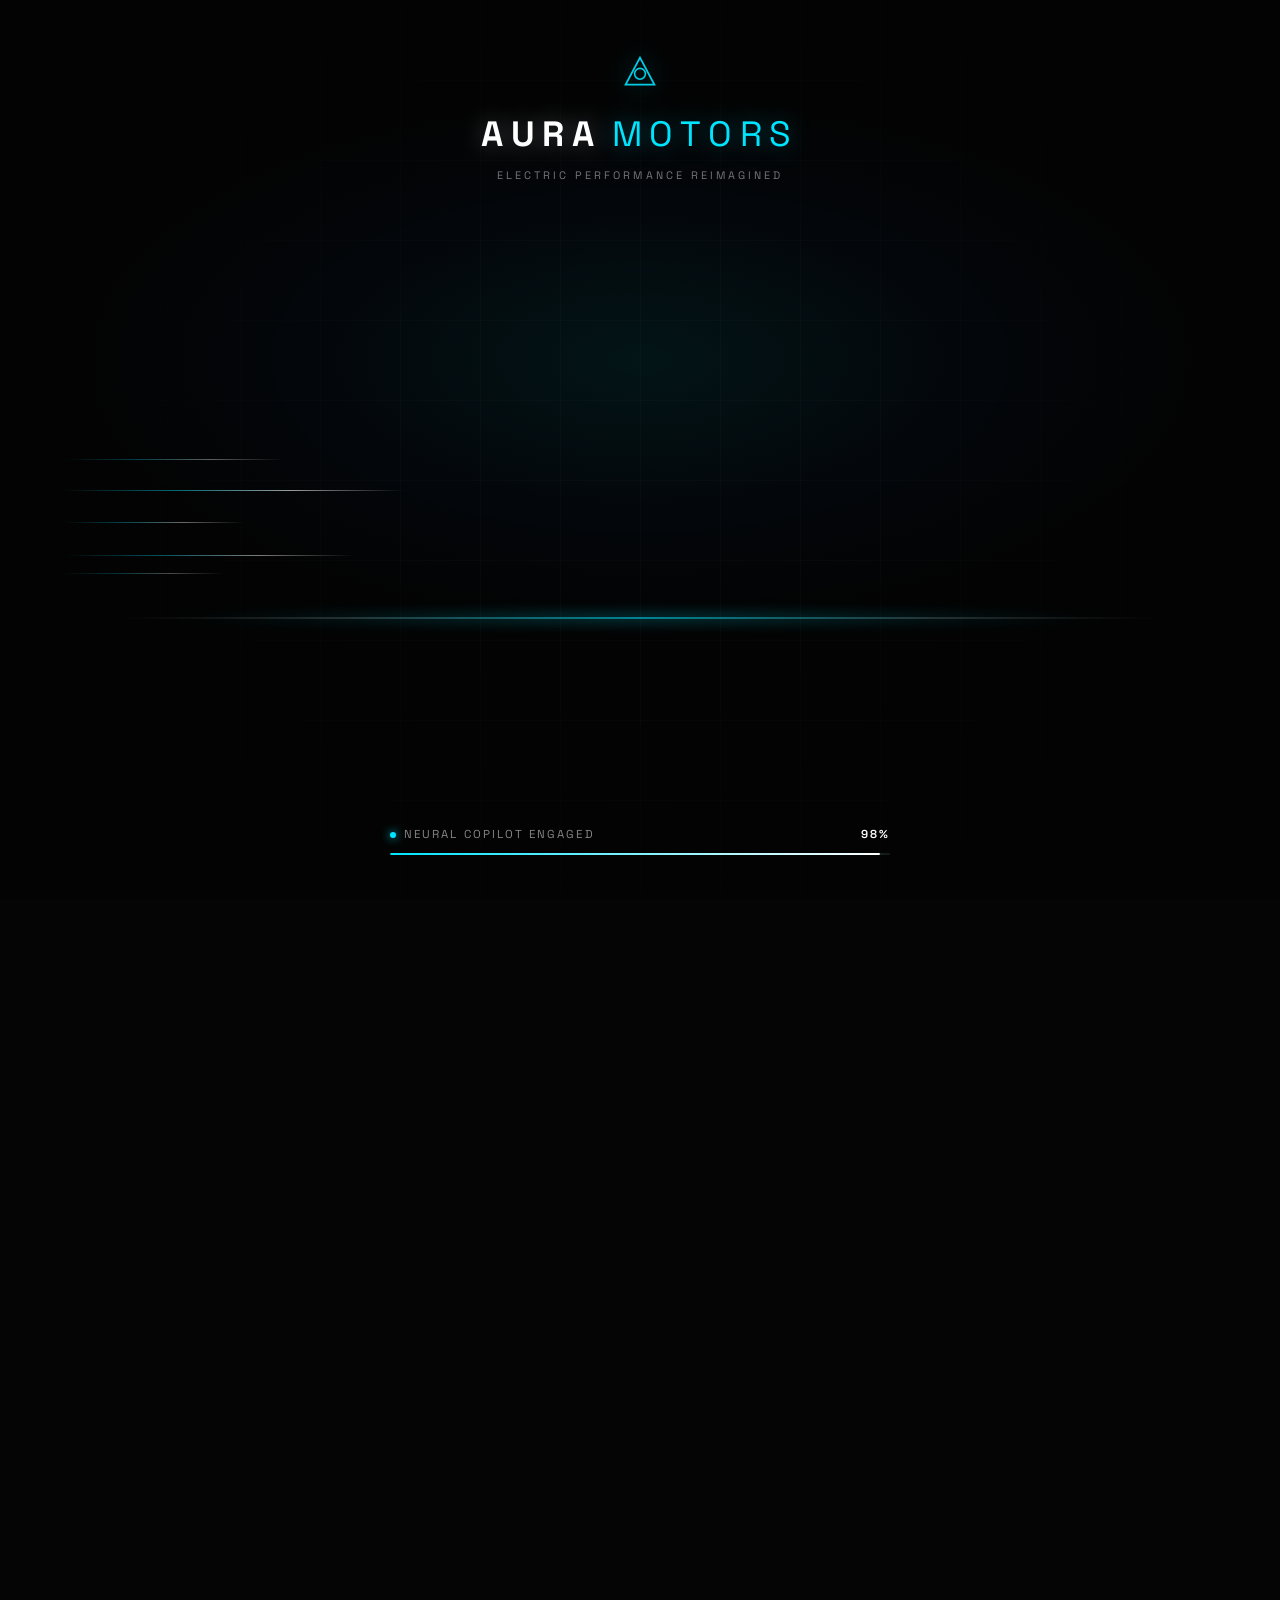
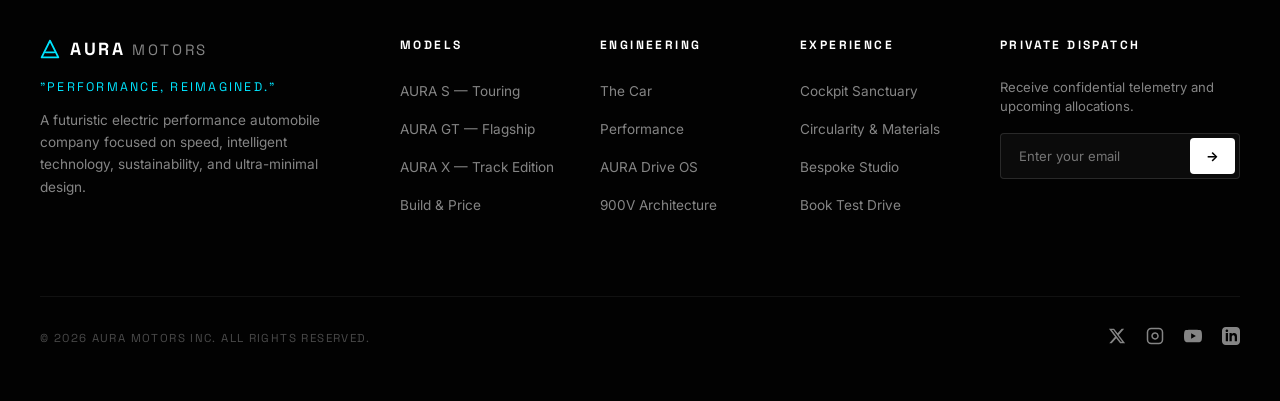
<file: index.html>
<!DOCTYPE html>
<html lang="en">
<head>
  <meta charset="UTF-8">
  <meta name="viewport" content="width=device-width, initial-scale=1.0">
  <title>AURA MOTORS | Performance, Reimagined.</title>
  <meta name="description" content="AURA MOTORS — An electric performance machine engineered for the next generation. 0–100 km/h in 2.8s, 620 km range, 800 horsepower.">
  <meta name="theme-color" content="#050505">

  <!-- Open Graph -->
  <meta property="og:title" content="AURA MOTORS | Performance, Reimagined.">
  <meta property="og:description" content="An electric performance machine engineered for the next generation.">
  <meta property="og:image" content="assets/hero.jpg">
  <meta property="og:type" content="website">

  <!-- Google Fonts: Inter & Space Grotesk -->
  <link rel="preconnect" href="https://fonts.googleapis.com">
  <link rel="preconnect" href="https://fonts.gstatic.com" crossorigin>
  <link href="https://fonts.googleapis.com/css2?family=Inter:wght@300;400;500;600;700&family=Space+Grotesk:wght@400;500;600;700&display=swap" rel="stylesheet">

  <!-- Stylesheet -->
  <link rel="stylesheet" href="style.css">
</head>
<body class="loading">

  <!-- ==============================================
       CINEMATIC PREMIER EV LOADER (AURA STARTUP)
       ============================================== -->
  <div id="pageLoader" class="page-loader" aria-hidden="true" role="status">
    <!-- Ambient Stage Lighting -->
    <div class="loader-ambient-glow" aria-hidden="true"></div>
    <div class="loader-grid-lines" aria-hidden="true"></div>

    <!-- Center Brand Reveal -->
    <div class="loader-brand-container">
      <div class="loader-brand-mark">
        <svg class="loader-emblem" viewBox="0 0 40 40" fill="none" aria-hidden="true">
          <polygon points="20,4 36,34 4,34" stroke="currentColor" stroke-width="2" fill="none"/>
          <circle cx="20" cy="22" r="6" stroke="#00E5FF" stroke-width="1.8"/>
        </svg>
      </div>
      <div class="loader-brand-title">
        <span class="loader-word-aura">AURA</span>
        <span class="loader-word-motors">MOTORS</span>
      </div>
      <div class="loader-tagline">ELECTRIC PERFORMANCE REIMAGINED</div>
    </div>

    <!-- Speed Horizon & Motion Trails Stage -->
    <div class="loader-motion-stage">
      <div class="loader-speed-lines" aria-hidden="true">
        <span class="speed-line line-1"></span>
        <span class="speed-line line-2"></span>
        <span class="speed-line line-3"></span>
        <span class="speed-line line-4"></span>
        <span class="speed-line line-5"></span>
      </div>

      <!-- Moving EV Rig -->
      <div class="loader-car-rig" id="loaderCarRig">
        <!-- Forward Headlight Beams -->
        <div class="car-headlight-beam" aria-hidden="true"></div>
        <div class="car-underglow" aria-hidden="true"></div>
        <!-- High-Velocity Light Streak / Tail Trail -->
        <div class="car-light-trail" aria-hidden="true"></div>
        <!-- Flipped car image so it drives forward from left to right -->
        <div class="loader-car-frame">
          <img src="assets/profile.jpg" alt="AURA GT Electric Hypercar Profile" class="loader-car-img" fetchpriority="high" width="1376" height="768">
        </div>
      </div>

      <!-- Road Perspective Horizon -->
      <div class="loader-road" aria-hidden="true">
        <div class="road-glow"></div>
      </div>
    </div>

    <!-- Telemetry Status & Percentage -->
    <div class="loader-telemetry">
      <div class="loader-status-group">
        <span><span class="telemetry-dot"></span><span class="loader-status-text" id="loaderStatusText">INITIALIZING SYSTEMS</span></span>
        <span class="loader-percent" id="loaderPercent">00%</span>
      </div>
      <div class="loader-progress-track">
        <div class="loader-progress-bar" id="loaderProgressBar"></div>
      </div>
    </div>
  </div>

  <!-- Custom Cursor Elements (Desktop only) -->
  <div class="cursor-dot" id="cursorDot" aria-hidden="true"></div>
  <div class="cursor-ring" id="cursorRing" aria-hidden="true"></div>

  <!-- Ambient Sound Control Bar -->
  <aside class="audio-control-bar" aria-label="Audio controller">
    <button class="sound-toggle-btn" id="soundToggle" aria-label="Toggle synthetic electric drive sound" title="Toggle Electric Propulsion Audio">
      <span class="sound-bars" aria-hidden="true">
        <span class="bar"></span>
        <span class="bar"></span>
        <span class="bar"></span>
      </span>
      <span class="sound-text">SOUND: OFF</span>
    </button>
  </aside>

  <!-- Navigation Bar -->
  <header class="navbar" id="navbar">
    <div class="nav-container">
      <a href="index.html" class="nav-logo" aria-label="AURA MOTORS Homepage">
        <span class="logo-mark" aria-hidden="true">
          <svg width="22" height="22" viewBox="0 0 24 24" fill="none" stroke="currentColor" stroke-width="2.2" stroke-linecap="round" stroke-linejoin="round">
            <path d="M12 2L2 22h20L12 2z"></path>
            <path d="M7 16h10"></path>
          </svg>
        </span>
        <span class="logo-text">AURA <span>MOTORS</span></span>
      </a>

      <!-- Desktop Nav Links -->
      <nav class="nav-links" aria-label="Primary Navigation">
        <a href="models.html" class="nav-link">Models</a>
        <a href="the-car.html" class="nav-link">The Car</a>
        <a href="performance.html" class="nav-link">Performance</a>
        <a href="technology.html" class="nav-link">Technology</a>
        <a href="interior.html" class="nav-link">Interior</a>
        <a href="sustainability.html" class="nav-link">Sustainability</a>
        <a href="contact.html" class="nav-link">Experience</a>
      </nav>

      <!-- Nav CTA -->
      <div class="nav-actions">
        <a href="configurator.html" class="btn btn-nav">
          <span class="btn-arrow" aria-hidden="true">→</span>
          <span class="btn-text">Configure</span>
        </a>
        <button class="hamburger-btn" id="hamburgerBtn" aria-label="Toggle Navigation Menu" aria-expanded="false" aria-controls="mobileDrawer">
          <span class="hamburger-line"></span>
          <span class="hamburger-line"></span>
        </button>
      </div>
    </div>
  </header>

  <!-- Mobile Drawer Menu -->
  <div class="mobile-drawer" id="mobileDrawer" aria-hidden="true">
    <div class="drawer-inner">
      <nav class="drawer-nav">
        <a href="index.html" class="drawer-link active">Overview</a>
        <a href="models.html" class="drawer-link">Models</a>
        <a href="the-car.html" class="drawer-link">The Car</a>
        <a href="performance.html" class="drawer-link">Performance</a>
        <a href="technology.html" class="drawer-link">Technology</a>
        <a href="interior.html" class="drawer-link">Interior</a>
        <a href="sustainability.html" class="drawer-link">Sustainability</a>
        <a href="contact.html" class="drawer-link">Experience</a>
        <a href="configurator.html" class="drawer-link">Configurator</a>
      </nav>
      <div class="drawer-footer">
        <a href="configurator.html" class="btn btn-primary btn-block drawer-cta">
          <span class="btn-arrow" aria-hidden="true">→</span>
          <span class="btn-text">Configure Your Aura</span>
        </a>
        <div class="drawer-meta">
          <span>0–100 KM/H in 2.8 SEC</span>
          <span>AURA MOTORS © 2026</span>
        </div>
      </div>
    </div>
  </div>

  <main id="mainContent" class="page-transition">

    <!-- ==============================================
         01: HERO SECTION
         ============================================== -->
    <section class="hero-section" id="hero" aria-label="Aura Hero Introduction">
      <div class="hero-bg-container">
        <img src="assets/hero.jpg" alt="AURA 01 Futuristic Electric Hypercar Front View" class="hero-bg-img" id="heroBgImg" fetchpriority="high" width="1920" height="1080">
        <div class="hero-overlay"></div>
        <div class="hero-grid-lines" aria-hidden="true"></div>
      </div>

      <div class="hero-content">
        <div class="hero-micro-label animate-fade-in">
          <span class="label-badge">AURA / 01</span>
          <span class="label-divider"></span>
          <span class="label-sub">ALL-ELECTRIC GRAND TOURER</span>
        </div>

        <h1 class="hero-heading animate-slide-up">
          PERFORMANCE,<br>
          <span class="gradient-text">REIMAGINED.</span>
        </h1>

        <p class="hero-subtext animate-slide-up-delay">
          An electric performance machine engineered for the next generation.
        </p>

        <div class="hero-buttons animate-slide-up-delay-2">
          <a href="the-car.html" class="btn btn-secondary">
            <span class="btn-arrow" aria-hidden="true">→</span>
            <span class="btn-text">Explore The Car</span>
          </a>
          <a href="configurator.html" class="btn btn-primary">
            <span class="btn-arrow" aria-hidden="true">→</span>
            <span class="btn-text">Configure Yours</span>
          </a>
        </div>
      </div>

      <!-- Hero Statistics Bar -->
      <div class="hero-stats-wrapper">
        <div class="hero-stats">
          <div class="hero-stat-item">
            <span class="stat-label">0—100 KM/H</span>
            <div class="stat-value-group">
              <span class="stat-number">2.8</span>
              <span class="stat-unit">SEC</span>
            </div>
            <span class="stat-footnote">Launch Control Active</span>
          </div>

          <div class="stat-separator" aria-hidden="true"></div>

          <div class="hero-stat-item">
            <span class="stat-label">RANGE (WLTP)</span>
            <div class="stat-value-group">
              <span class="stat-number">620</span>
              <span class="stat-unit">KM</span>
            </div>
            <span class="stat-footnote">900V Ultra-Efficiency</span>
          </div>

          <div class="stat-separator" aria-hidden="true"></div>

          <div class="hero-stat-item">
            <span class="stat-label">PEAK POWER</span>
            <div class="stat-value-group">
              <span class="stat-number">800</span>
              <span class="stat-unit">HP</span>
            </div>
            <span class="stat-footnote">Dual Permanent Magnet</span>
          </div>
        </div>

        <a href="#featured-models" class="scroll-indicator" aria-label="Scroll to preview sections">
          <span class="scroll-text">SCROLL TO EXPLORE</span>
          <span class="scroll-arrow" aria-hidden="true">↓</span>
        </a>
      </div>
    </section>

    <!-- ==============================================
         PREVIEW 01: FEATURED MODELS
         ============================================== -->
    <section class="section preview-section" id="featured-models" aria-label="Models Preview">
      <div class="section-container">
        <div class="preview-grid">
          <div class="preview-media reveal-on-scroll">
            <img src="assets/profile.jpg" alt="AURA GT Flagship Electric Sedan Profile" loading="lazy" decoding="async" width="1024" height="683">
          </div>
          <div class="preview-content reveal-on-scroll">
            <div class="section-badge">MODEL LINEUP</div>
            <h2 class="section-title">
              THREE EXPRESSIONS<br>OF MASTERY.
            </h2>
            <p class="section-description">
              From the ultra-efficient endurance of AURA S, to the 800 HP flagship AURA GT, to the 1,050 HP track weapon AURA X.
            </p>
            <div class="preview-stats-mini">
              <div class="p-stat">
                <span class="p-val">3</span>
                <span class="p-lbl">MODELS</span>
              </div>
              <div class="p-stat">
                <span class="p-val">1050 HP</span>
                <span class="p-lbl">MAX VELOCITY</span>
              </div>
              <div class="p-stat">
                <span class="p-val">2.1 SEC</span>
                <span class="p-lbl">FASTEST SPRINT</span>
              </div>
            </div>
            <div class="preview-actions">
              <a href="models.html" class="btn btn-secondary">
                <span class="btn-arrow" aria-hidden="true">→</span>
                <span class="btn-text">Explore All Models</span>
              </a>
            </div>
          </div>
        </div>
      </div>
    </section>

    <!-- ==============================================
         PREVIEW 02: THE CAR / DESIGN
         ============================================== -->
    <section class="section preview-section" id="car-preview" aria-label="The Car Preview">
      <div class="section-container">
        <div class="preview-grid">
          <div class="preview-content reveal-on-scroll">
            <div class="section-badge">AERODYNAMICS & DESIGN</div>
            <h2 class="section-title">
              DESIGNED TO<br>MOVE YOU.
            </h2>
            <p class="section-description">
              Sculpted with aerodynamic mastery and 0.208 Cd slipstream contours. Inspect dynamic torque vectoring, active intake shutters, and lightweight carbon composites.
            </p>
            <div class="preview-stats-mini">
              <div class="p-stat">
                <span class="p-val">0.208</span>
                <span class="p-lbl">DRAG COEFFICIENT</span>
              </div>
              <div class="p-stat">
                <span class="p-val">100%</span>
                <span class="p-lbl">CARBON MONOCOQUE</span>
              </div>
            </div>
            <div class="preview-actions">
              <a href="the-car.html" class="btn btn-secondary">
                <span class="btn-arrow" aria-hidden="true">→</span>
                <span class="btn-text">Inspect The Car</span>
              </a>
            </div>
          </div>
          <div class="preview-media reveal-on-scroll">
            <img src="assets/profile_silver.jpg" alt="AURA Titanium Silver Technical Architecture" loading="lazy" decoding="async" width="1024" height="683">
          </div>
        </div>
      </div>
    </section>

    <!-- ==============================================
         PREVIEW 03: PERFORMANCE PREVIEW
         ============================================== -->
    <section class="section preview-section" id="performance-preview" aria-label="Performance Preview">
      <div class="section-container">
        <div class="preview-grid">
          <div class="preview-media reveal-on-scroll">
            <img src="assets/cta.jpg" alt="AURA Performance Launch at Midnight" loading="lazy" decoding="async" width="1024" height="683">
          </div>
          <div class="preview-content reveal-on-scroll">
            <div class="section-badge">BENCHMARKS & SPEED</div>
            <h2 class="section-title">
              NUMBERS<br>THAT SPEAK.
            </h2>
            <p class="section-description">
              Relentless linear thrust. Experience live launch telemetry with real-time longitudinal G-force calculations, instant dual-motor torque split, and 0–100 km/h simulation.
            </p>
            <div class="preview-stats-mini">
              <div class="p-stat">
                <span class="p-val">800 HP</span>
                <span class="p-lbl">PEAK POWER</span>
              </div>
              <div class="p-stat">
                <span class="p-val">2.8 S</span>
                <span class="p-lbl">0—100 KM/H</span>
              </div>
              <div class="p-stat">
                <span class="p-val">620 KM</span>
                <span class="p-lbl">WLTP RANGE</span>
              </div>
            </div>
            <div class="preview-actions">
              <a href="performance.html" class="btn btn-secondary">
                <span class="btn-arrow" aria-hidden="true">→</span>
                <span class="btn-text">Explore Performance</span>
              </a>
            </div>
          </div>
        </div>
      </div>
    </section>

    <!-- ==============================================
         PREVIEW 04: TECHNOLOGY PREVIEW
         ============================================== -->
    <section class="section preview-section" id="technology-preview" aria-label="Technology Preview">
      <div class="section-container">
        <div class="preview-grid">
          <div class="preview-content reveal-on-scroll">
            <div class="section-badge">INTELLIGENCE & ARCHITECTURE</div>
            <h2 class="section-title">
              INTELLIGENCE,<br>BUILT IN.
            </h2>
            <p class="section-description">
              Explore our bento-grid technology suite: 750 TOPS neural copilot, 1,000 Hz adaptive magnetic suspension, 300-meter all-weather LiDAR vision, and 900V ultra-fast charging.
            </p>
            <div class="preview-stats-mini">
              <div class="p-stat">
                <span class="p-val">900V</span>
                <span class="p-lbl">ARCHITECTURE</span>
              </div>
              <div class="p-stat">
                <span class="p-val">18 MIN</span>
                <span class="p-lbl">10→80% RECHARGE</span>
              </div>
            </div>
            <div class="preview-actions">
              <a href="technology.html" class="btn btn-secondary">
                <span class="btn-arrow" aria-hidden="true">→</span>
                <span class="btn-text">Explore Technology</span>
              </a>
            </div>
          </div>
          <div class="preview-media reveal-on-scroll">
            <img src="assets/chassis.jpg" alt="AURA 110 kWh Skateboard Chassis Architecture" loading="lazy" decoding="async" width="1024" height="683">
          </div>
        </div>
      </div>
    </section>

    <!-- ==============================================
         PREVIEW 05: INTERIOR PREVIEW
         ============================================== -->
    <section class="section preview-section" id="interior-preview" aria-label="Interior Preview">
      <div class="section-container">
        <div class="preview-grid">
          <div class="preview-media reveal-on-scroll">
            <img src="assets/interior.jpg" alt="AURA Cockpit Panoramic OLED Horizon" loading="lazy" decoding="async" width="1024" height="683">
          </div>
          <div class="preview-content reveal-on-scroll">
            <div class="section-badge">CABIN SANCTUARY</div>
            <h2 class="section-title">
              EVERYTHING<br>WITHIN REACH.
            </h2>
            <p class="section-description">
              A serene digital sanctuary. Continuous 48-inch curved 5K OLED horizon cluster, minimal touch surfaces, bespoke spatial acoustics, and tactile vegan luxury.
            </p>
            <div class="preview-stats-mini">
              <div class="p-stat">
                <span class="p-val">48"</span>
                <span class="p-lbl">CURVED 5K OLED</span>
              </div>
              <div class="p-stat">
                <span class="p-val">24</span>
                <span class="p-lbl">SPATIAL SPEAKERS</span>
              </div>
            </div>
            <div class="preview-actions">
              <a href="interior.html" class="btn btn-secondary">
                <span class="btn-arrow" aria-hidden="true">→</span>
                <span class="btn-text">Explore Interior</span>
              </a>
            </div>
          </div>
        </div>
      </div>
    </section>

    <!-- ==============================================
         PREVIEW 06: SUSTAINABILITY PREVIEW
         ============================================== -->
    <section class="section preview-section" id="sustainability-preview" aria-label="Sustainability Preview">
      <div class="section-container">
        <div class="preview-grid">
          <div class="preview-content reveal-on-scroll">
            <div class="section-badge">CIRCULAR ENGINEERING</div>
            <h2 class="section-title">
              THE FUTURE<br>SHOULD LEAVE<br>LESS BEHIND.
            </h2>
            <p class="section-description">
              100% electric propulsion with zero tailpipe emissions, 82% recycled closed-loop aluminum, and biodegradable bio-composite cabin surfaces.
            </p>
            <div class="preview-stats-mini">
              <div class="p-stat">
                <span class="p-val">100%</span>
                <span class="p-lbl">ELECTRIC</span>
              </div>
              <div class="p-stat">
                <span class="p-val">ZERO</span>
                <span class="p-lbl">EMISSIONS</span>
              </div>
            </div>
            <div class="preview-actions">
              <a href="sustainability.html" class="btn btn-secondary">
                <span class="btn-arrow" aria-hidden="true">→</span>
                <span class="btn-text">Explore Sustainability</span>
              </a>
            </div>
          </div>
          <div class="preview-media reveal-on-scroll">
            <img src="assets/sustainability.jpg" alt="Sustainable Recycled Flax and Brushed Titanium" loading="lazy" decoding="async" width="1024" height="683">
          </div>
        </div>
      </div>
    </section>

    <!-- ==============================================
         FINAL CTA
         ============================================== -->
    <section class="final-cta-section" id="cta" aria-label="Get Started">
      <div class="cta-bg-container">
        <img src="assets/cta.jpg" alt="AURA Hypercar Accelerating into Midnight" class="cta-bg-img" loading="lazy" decoding="async" width="1920" height="1080">
        <div class="cta-overlay"></div>
      </div>

      <div class="cta-content reveal-on-scroll">
        <div class="cta-micro-tag">THE NEXT GENERATION OF SPEED</div>
        <h2 class="cta-heading">
          READY TO<br>
          <span class="gradient-text">MOVE DIFFERENTLY?</span>
        </h2>
        <p class="cta-subtext">
          Configure your bespoke AURA GT or schedule a confidential test drive at your nearest flagship studio.
        </p>
        <div class="cta-actions">
          <a href="configurator.html" class="btn btn-primary btn-lg">
            <span class="btn-arrow" aria-hidden="true">→</span>
            <span class="btn-text">Configure Your AURA</span>
          </a>
          <a href="contact.html" class="btn btn-secondary btn-lg">
            <span class="btn-arrow" aria-hidden="true">→</span>
            <span class="btn-text">Reserve Test Drive</span>
          </a>
        </div>
      </div>
    </section>

  </main>

  <!-- ==============================================
       FOOTER
       ============================================== -->
  <footer class="site-footer" id="footer">
    <div class="footer-container">
      <div class="footer-top">
        <div class="footer-brand-col">
          <a href="index.html" class="footer-logo">
            <span class="logo-mark" aria-hidden="true">
              <svg width="20" height="20" viewBox="0 0 24 24" fill="none" stroke="currentColor" stroke-width="2.2" stroke-linecap="round" stroke-linejoin="round">
                <path d="M12 2L2 22h20L12 2z"></path>
                <path d="M7 16h10"></path>
              </svg>
            </span>
            <span class="logo-text">AURA <span>MOTORS</span></span>
          </a>
          <p class="footer-tagline">"PERFORMANCE, REIMAGINED."</p>
          <p class="footer-desc">
            A futuristic electric performance automobile company focused on speed, intelligent technology, sustainability, and ultra-minimal design.
          </p>
        </div>

        <div class="footer-links-col">
          <span class="footer-heading">MODELS</span>
          <ul>
            <li><a href="models.html">AURA S — Touring</a></li>
            <li><a href="models.html">AURA GT — Flagship</a></li>
            <li><a href="models.html">AURA X — Track Edition</a></li>
            <li><a href="configurator.html">Build & Price</a></li>
          </ul>
        </div>

        <div class="footer-links-col">
          <span class="footer-heading">ENGINEERING</span>
          <ul>
            <li><a href="the-car.html">The Car</a></li>
            <li><a href="performance.html">Performance</a></li>
            <li><a href="technology.html">AURA Drive OS</a></li>
            <li><a href="technology.html">900V Architecture</a></li>
          </ul>
        </div>

        <div class="footer-links-col">
          <span class="footer-heading">EXPERIENCE</span>
          <ul>
            <li><a href="interior.html">Cockpit Sanctuary</a></li>
            <li><a href="sustainability.html">Circularity & Materials</a></li>
            <li><a href="configurator.html">Bespoke Studio</a></li>
            <li><a href="contact.html">Book Test Drive</a></li>
          </ul>
        </div>

        <div class="footer-newsletter-col">
          <span class="footer-heading">PRIVATE DISPATCH</span>
          <p class="newsletter-sub">Receive confidential telemetry and upcoming allocations.</p>
          <form class="newsletter-form" id="newsletterForm" onsubmit="return false;">
            <div class="input-wrap">
              <input type="email" id="newsletterEmail" placeholder="Enter your email" required aria-label="Email address for dispatch">
              <button type="submit" class="btn-input-arrow" aria-label="Submit newsletter subscription">→</button>
            </div>
            <div class="newsletter-feedback" id="newsletterMsg" role="status"></div>
          </form>
        </div>
      </div>

      <div class="footer-bottom">
        <div class="footer-copy">
          © 2026 AURA MOTORS INC. ALL RIGHTS RESERVED.
        </div>
        <div class="footer-socials">
          <a href="#" aria-label="Aura on X / Twitter" class="social-icon">
            <svg width="18" height="18" viewBox="0 0 24 24" fill="currentColor">
              <path d="M18.244 2.25h3.308l-7.227 8.26 8.502 11.24H16.17l-5.214-6.817L4.99 21.75H1.68l7.73-8.835L1.254 2.25H8.08l4.713 6.231zm-1.161 17.52h1.833L7.084 4.126H5.117z"/>
            </svg>
          </a>
          <a href="#" aria-label="Aura on Instagram" class="social-icon">
            <svg width="18" height="18" viewBox="0 0 24 24" fill="none" stroke="currentColor" stroke-width="2">
              <rect x="2" y="2" width="20" height="20" rx="5" ry="5"></rect>
              <path d="M16 11.37A4 4 0 1 1 12.63 8 4 4 0 0 1 16 11.37z"></path>
              <line x1="17.5" y1="6.5" x2="17.51" y2="6.5"></line>
            </svg>
          </a>
          <a href="#" aria-label="Aura on YouTube" class="social-icon">
            <svg width="18" height="18" viewBox="0 0 24 24" fill="currentColor">
              <path d="M23.498 6.186a3.016 3.016 0 0 0-2.122-2.136C19.505 3.545 12 3.545 12 3.545s-7.505 0-9.377.505A3.017 3.017 0 0 0 .502 6.186C0 8.07 0 12 0 12s0 3.93.502 5.814a3.016 3.016 0 0 0 2.122 2.136c1.871.505 9.376.505 9.376.505s7.505 0 9.377-.505a3.015 3.015 0 0 0 2.122-2.136C24 15.93 24 12 24 12s0-3.93-.502-5.814zM9.545 15.568V8.432L15.818 12l-6.273 3.568z"/>
            </svg>
          </a>
          <a href="#" aria-label="Aura on LinkedIn" class="social-icon">
            <svg width="18" height="18" viewBox="0 0 24 24" fill="currentColor">
              <path d="M19 0h-14c-2.761 0-5 2.239-5 5v14c0 2.761 2.239 5 5 5h14c2.762 0 5-2.239 5-5v-14c0-2.761-2.238-5-5-5zm-11 19h-3v-11h3v11zm-1.5-12.268c-.966 0-1.75-.79-1.75-1.764s.784-1.764 1.75-1.764 1.75.79 1.75 1.764-.783 1.764-1.75 1.764zm13.5 12.268h-3v-5.604c0-3.368-4-3.113-4 0v5.604h-3v-11h3v1.765c1.396-2.586 7-2.777 7 2.476v6.759z"/>
            </svg>
          </a>
        </div>
      </div>
    </div>
  </footer>

  <!-- Back to Top Button -->
  <button class="back-to-top" id="backToTop" aria-label="Scroll back to top" title="Back to top">
    <span aria-hidden="true">↑</span>
  </button>

  <!-- JavaScript -->
  <script src="assets/lenis.min.js"></script>
  <script src="script.js"></script>
</body>
</html>
</file>
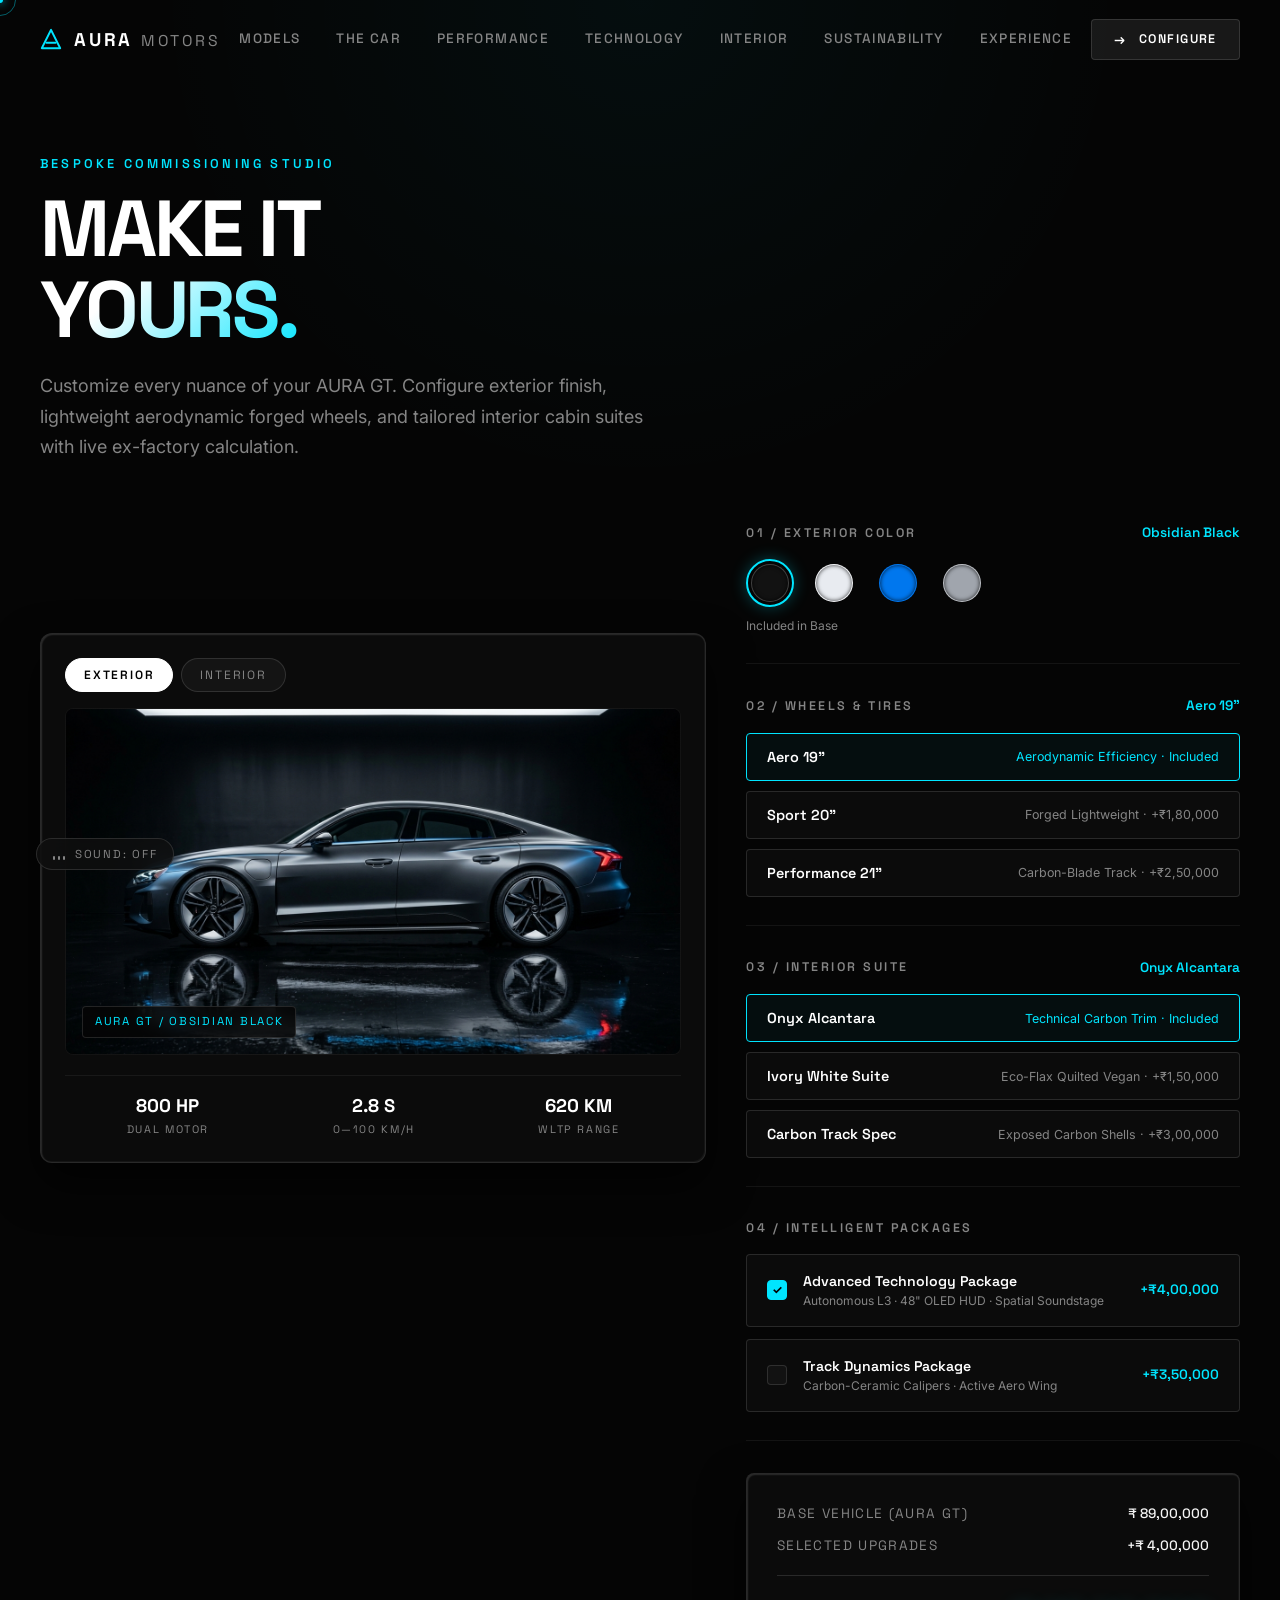
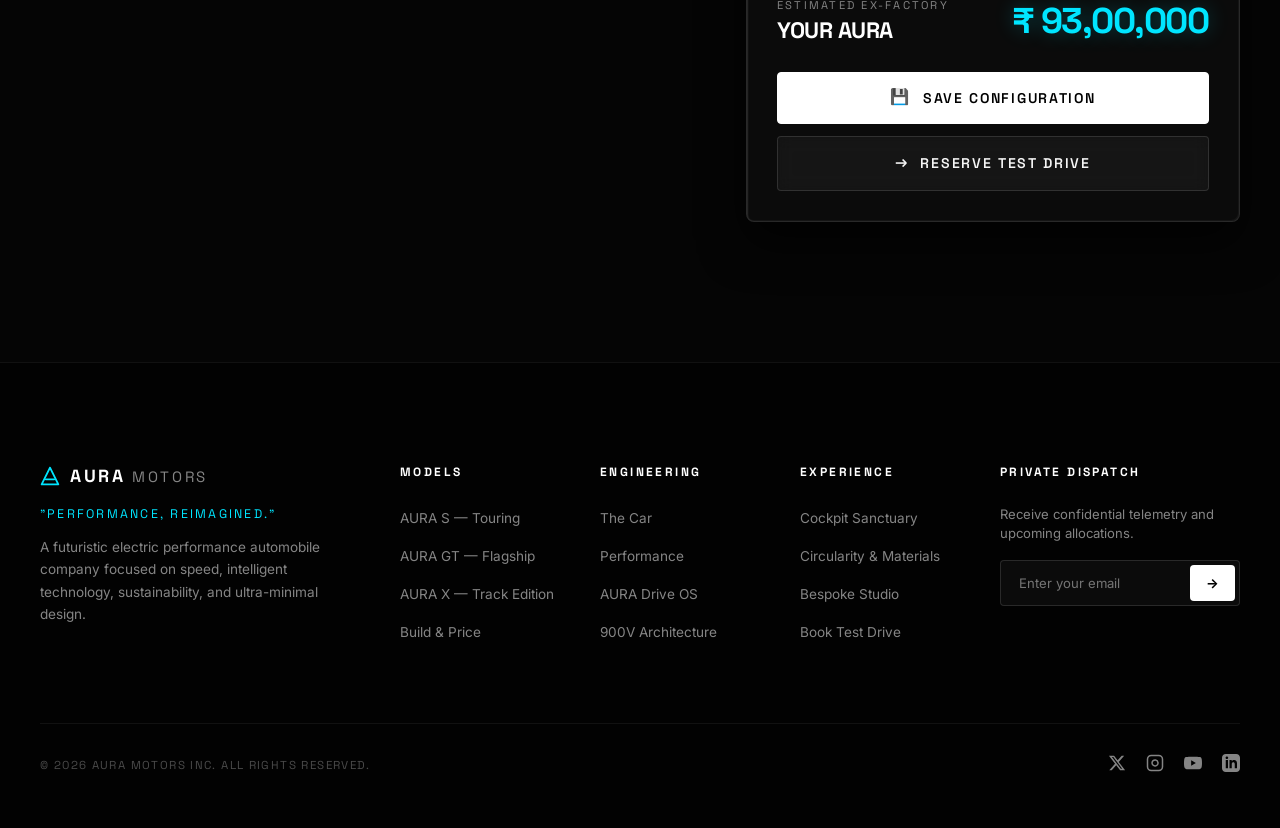
<file: configurator.html>
<!DOCTYPE html>
<html lang="en">
<head>
  <meta charset="UTF-8">
  <meta name="viewport" content="width=device-width, initial-scale=1.0">
  <title>Bespoke 3D Configurator | AURA MOTORS</title>
  <meta name="description" content="Build and customize your bespoke AURA GT. Real-time exterior paint, forged wheels, tailored interior suites, and instant dynamic price calculation.">
  <meta name="theme-color" content="#050505">
  <meta property="og:title" content="Bespoke 3D Configurator | AURA MOTORS">
  <meta property="og:description" content="Build and customize your bespoke AURA GT. Real-time exterior paint, forged wheels, tailored interior suites, and instant dynamic price calculation.">
  <meta property="og:image" content="assets/profile.jpg">
  <meta property="og:type" content="website">

  <link rel="preconnect" href="https://fonts.googleapis.com">
  <link rel="preconnect" href="https://fonts.gstatic.com" crossorigin>
  <link href="https://fonts.googleapis.com/css2?family=Inter:wght@300;400;500;600;700&family=Space+Grotesk:wght@400;500;600;700&display=swap" rel="stylesheet">
  <link rel="stylesheet" href="style.css">
</head>
<body class="loading">

  <div class="cursor-dot" id="cursorDot" aria-hidden="true"></div>
  <div class="cursor-ring" id="cursorRing" aria-hidden="true"></div>

  <!-- Ambient Sound Control Bar -->
  <aside class="audio-control-bar" aria-label="Audio controller">
    <button class="sound-toggle-btn" id="soundToggle" aria-label="Toggle synthetic electric drive sound" title="Toggle Electric Propulsion Audio">
      <span class="sound-bars" aria-hidden="true">
        <span class="bar"></span>
        <span class="bar"></span>
        <span class="bar"></span>
      </span>
      <span class="sound-text">SOUND: OFF</span>
    </button>
  </aside>

  <!-- Navigation Bar -->
  <header class="navbar" id="navbar">
    <div class="nav-container">
      <a href="index.html" class="nav-logo" aria-label="AURA MOTORS Homepage">
        <span class="logo-mark" aria-hidden="true">
          <svg width="22" height="22" viewBox="0 0 24 24" fill="none" stroke="currentColor" stroke-width="2.2" stroke-linecap="round" stroke-linejoin="round">
            <path d="M12 2L2 22h20L12 2z"></path>
            <path d="M7 16h10"></path>
          </svg>
        </span>
        <span class="logo-text">AURA <span>MOTORS</span></span>
      </a>

      <nav class="nav-links" aria-label="Primary Navigation">
        <a href="models.html" class="nav-link">Models</a>
        <a href="the-car.html" class="nav-link">The Car</a>
        <a href="performance.html" class="nav-link">Performance</a>
        <a href="technology.html" class="nav-link">Technology</a>
        <a href="interior.html" class="nav-link">Interior</a>
        <a href="sustainability.html" class="nav-link">Sustainability</a>
        <a href="contact.html" class="nav-link">Experience</a>
      </nav>

      <div class="nav-actions">
        <a href="configurator.html" class="btn btn-nav active">
          <span class="btn-arrow" aria-hidden="true">→</span>
          <span class="btn-text">Configure</span>
        </a>
        <button class="hamburger-btn" id="hamburgerBtn" aria-label="Toggle Navigation Menu" aria-expanded="false" aria-controls="mobileDrawer">
          <span class="hamburger-line"></span>
          <span class="hamburger-line"></span>
        </button>
      </div>
    </div>
  </header>

  <!-- Mobile Drawer Menu -->
  <div class="mobile-drawer" id="mobileDrawer" aria-hidden="true">
    <div class="drawer-inner">
      <nav class="drawer-nav">
        <a href="index.html" class="drawer-link">Overview</a>
        <a href="models.html" class="drawer-link">Models</a>
        <a href="the-car.html" class="drawer-link">The Car</a>
        <a href="performance.html" class="drawer-link">Performance</a>
        <a href="technology.html" class="drawer-link">Technology</a>
        <a href="interior.html" class="drawer-link">Interior</a>
        <a href="sustainability.html" class="drawer-link">Sustainability</a>
        <a href="contact.html" class="drawer-link">Experience</a>
        <a href="configurator.html" class="drawer-link active">Configurator</a>
      </nav>
      <div class="drawer-footer">
        <a href="configurator.html" class="btn btn-primary btn-block drawer-cta">
          <span class="btn-arrow" aria-hidden="true">→</span>
          <span class="btn-text">Configure Your Aura</span>
        </a>
        <div class="drawer-meta">
          <span>0–100 KM/H in 2.8 SEC</span>
          <span>AURA MOTORS © 2026</span>
        </div>
      </div>
    </div>
  </div>

  <main id="mainContent" class="page-transition">

    <!-- PAGE HERO -->
    <section class="page-hero">
      <div class="section-container">
        <div class="section-badge">BESPOKE COMMISSIONING STUDIO</div>
        <h1 class="page-title">
          MAKE IT<br>
          <span class="gradient-text">YOURS.</span>
        </h1>
        <p class="section-description">
          Customize every nuance of your AURA GT. Configure exterior finish, lightweight aerodynamic forged wheels, and tailored interior cabin suites with live ex-factory calculation.
        </p>
      </div>
    </section>

    <!-- CONFIGURATOR ENGINE SECTION -->
    <section class="section" id="configurator" style="padding-top: 10px; border-top: none;">
      <div class="section-container">

        <div class="configurator-layout">
          <!-- Car Display Stage -->
          <div class="config-stage-panel">
            <div class="config-view-toggle">
              <button class="config-view-btn active" id="viewExteriorBtn">EXTERIOR</button>
              <button class="config-view-btn" id="viewInteriorBtn">INTERIOR</button>
            </div>

            <div class="config-image-stage" id="configImageStage">
              <img src="assets/profile.jpg" alt="AURA Bespoke Configuration" class="config-car-img" id="configCarImg" fetchpriority="high" width="1024" height="683">
              <div class="config-lighting-reflection" aria-hidden="true"></div>
              <div class="config-badge-overlay" id="configBadge">AURA GT / OBSIDIAN BLACK</div>
            </div>

            <div class="config-specs-bar">
              <div class="mini-spec">
                <span class="m-val">800 HP</span>
                <span class="m-lbl">DUAL MOTOR</span>
              </div>
              <div class="mini-spec">
                <span class="m-val">2.8 S</span>
                <span class="m-lbl">0—100 KM/H</span>
              </div>
              <div class="mini-spec">
                <span class="m-val">620 KM</span>
                <span class="m-lbl">WLTP RANGE</span>
              </div>
            </div>
          </div>

          <!-- Configuration Controls & Pricing -->
          <div class="config-controls-panel">
            <form id="configuratorForm" onsubmit="return false;">

              <!-- Option 1: Paint Color -->
              <div class="config-group">
                <div class="config-group-header">
                  <span class="config-group-title">01 / EXTERIOR COLOR</span>
                  <span class="config-group-selected" id="selectedColorName">Obsidian Black</span>
                </div>
                <div class="swatches-grid" role="radiogroup" aria-label="Select exterior paint finish">
                  <button type="button" class="swatch-btn active" data-type="color" data-color="black" data-name="Obsidian Black" data-price="0" data-img="assets/profile.jpg" aria-label="Obsidian Black">
                    <span class="swatch-color color-black"></span>
                  </button>
                  <button type="button" class="swatch-btn" data-type="color" data-color="white" data-name="Glacier White" data-price="120000" data-img="assets/profile_white.jpg" aria-label="Glacier White">
                    <span class="swatch-color color-white"></span>
                  </button>
                  <button type="button" class="swatch-btn" data-type="color" data-color="blue" data-name="Electric Blue" data-price="180000" data-img="assets/profile_blue.jpg" aria-label="Electric Blue">
                    <span class="swatch-color color-blue"></span>
                  </button>
                  <button type="button" class="swatch-btn" data-type="color" data-color="silver" data-name="Titanium Silver" data-price="150000" data-img="assets/profile_silver.jpg" aria-label="Titanium Silver">
                    <span class="swatch-color color-silver"></span>
                  </button>
                </div>
                <div class="option-cost-tag" id="colorPriceTag">Included in Base</div>
              </div>

              <!-- Option 2: Wheel Selection -->
              <div class="config-group">
                <div class="config-group-header">
                  <span class="config-group-title">02 / WHEELS & TIRES</span>
                  <span class="config-group-selected" id="selectedWheelName">Aero 19"</span>
                </div>
                <div class="options-pill-list" role="radiogroup" aria-label="Select wheel package">
                  <button type="button" class="pill-option active" data-type="wheel" data-wheel="aero19" data-name="Aero 19''" data-price="0">
                    <span class="pill-name">Aero 19"</span>
                    <span class="pill-desc">Aerodynamic Efficiency · Included</span>
                  </button>
                  <button type="button" class="pill-option" data-type="wheel" data-wheel="sport20" data-name="Sport 20''" data-price="180000">
                    <span class="pill-name">Sport 20"</span>
                    <span class="pill-desc">Forged Lightweight · +₹1,80,000</span>
                  </button>
                  <button type="button" class="pill-option" data-type="wheel" data-wheel="perf21" data-name="Performance 21''" data-price="250000">
                    <span class="pill-name">Performance 21"</span>
                    <span class="pill-desc">Carbon-Blade Track · +₹2,50,000</span>
                  </button>
                </div>
              </div>

              <!-- Option 3: Interior Suite -->
              <div class="config-group">
                <div class="config-group-header">
                  <span class="config-group-title">03 / INTERIOR SUITE</span>
                  <span class="config-group-selected" id="selectedInteriorName">Onyx Alcantara</span>
                </div>
                <div class="options-pill-list" role="radiogroup" aria-label="Select interior leather and trim">
                  <button type="button" class="pill-option active" data-type="interior" data-interior="onyx" data-name="Onyx Alcantara" data-price="0" data-img="assets/interior.jpg">
                    <span class="pill-name">Onyx Alcantara</span>
                    <span class="pill-desc">Technical Carbon Trim · Included</span>
                  </button>
                  <button type="button" class="pill-option" data-type="interior" data-interior="ivory" data-name="Ivory White Suite" data-price="150000" data-img="assets/interior_ivory.jpg">
                    <span class="pill-name">Ivory White Suite</span>
                    <span class="pill-desc">Eco-Flax Quilted Vegan · +₹1,50,000</span>
                  </button>
                  <button type="button" class="pill-option" data-type="interior" data-interior="carbon" data-name="Carbon Track Spec" data-price="300000" data-img="assets/interior.jpg">
                    <span class="pill-name">Carbon Track Spec</span>
                    <span class="pill-desc">Exposed Carbon Shells · +₹3,00,000</span>
                  </button>
                </div>
              </div>

              <!-- Option 4: Packages & Upgrades -->
              <div class="config-group">
                <div class="config-group-header">
                  <span class="config-group-title">04 / INTELLIGENT PACKAGES</span>
                </div>
                <div class="addons-list">
                  <label class="checkbox-option">
                    <input type="checkbox" id="pkgTech" data-type="pkg" data-name="Advanced Tech Package" data-price="400000" checked>
                    <span class="custom-checkbox" aria-hidden="true"></span>
                    <span class="checkbox-text">
                      <span class="c-title">Advanced Technology Package</span>
                      <span class="c-sub">Autonomous L3 · 48" OLED HUD · Spatial Soundstage</span>
                    </span>
                    <span class="c-price">+₹4,00,000</span>
                  </label>

                  <label class="checkbox-option">
                    <input type="checkbox" id="pkgTrack" data-type="pkg" data-name="Track Dynamics Package" data-price="350000">
                    <span class="custom-checkbox" aria-hidden="true"></span>
                    <span class="checkbox-text">
                      <span class="c-title">Track Dynamics Package</span>
                      <span class="c-sub">Carbon-Ceramic Calipers · Active Aero Wing</span>
                    </span>
                    <span class="c-price">+₹3,50,000</span>
                  </label>
                </div>
              </div>

              <!-- Price Breakdown & Summary -->
              <div class="price-summary-card">
                <div class="summary-line">
                  <span class="s-label">BASE VEHICLE (AURA GT)</span>
                  <span class="s-value">₹ 89,00,000</span>
                </div>
                <div class="summary-line" id="summaryOptionsLine">
                  <span class="s-label">SELECTED UPGRADES</span>
                  <span class="s-value" id="summaryOptionsCost">+₹ 4,00,000</span>
                </div>
                <div class="summary-total-divider"></div>
                <div class="summary-total-group">
                  <div class="total-label-box">
                    <span class="total-micro">ESTIMATED EX-FACTORY</span>
                    <span class="total-title">YOUR AURA</span>
                  </div>
                  <div class="total-price" id="finalPriceDisplay">
                    ₹ 93,00,000
                  </div>
                </div>

                <div class="config-actions">
                  <button type="button" class="btn btn-primary btn-block" id="saveConfigBtn">
                    <span class="btn-arrow" aria-hidden="true">💾</span>
                    <span class="btn-text">Save Configuration</span>
                  </button>
                  <a href="contact.html" class="btn btn-secondary btn-block">
                    <span class="btn-arrow" aria-hidden="true">→</span>
                    <span class="btn-text">Reserve Test Drive</span>
                  </a>
                </div>

                <!-- Toast / Status Message -->
                <div class="config-saved-alert" id="configSavedAlert" role="status" aria-live="polite">
                  <span class="alert-icon">✓</span>
                  <span class="alert-text">Configuration preserved to local storage!</span>
                </div>
              </div>

            </form>
          </div>
        </div>

      </div>
    </section>

  </main>

  <!-- FOOTER -->
  <footer class="site-footer" id="footer">
    <div class="footer-container">
      <div class="footer-top">
        <div class="footer-brand-col">
          <a href="index.html" class="footer-logo">
            <span class="logo-mark" aria-hidden="true">
              <svg width="20" height="20" viewBox="0 0 24 24" fill="none" stroke="currentColor" stroke-width="2.2" stroke-linecap="round" stroke-linejoin="round">
                <path d="M12 2L2 22h20L12 2z"></path>
                <path d="M7 16h10"></path>
              </svg>
            </span>
            <span class="logo-text">AURA <span>MOTORS</span></span>
          </a>
          <p class="footer-tagline">"PERFORMANCE, REIMAGINED."</p>
          <p class="footer-desc">
            A futuristic electric performance automobile company focused on speed, intelligent technology, sustainability, and ultra-minimal design.
          </p>
        </div>

        <div class="footer-links-col">
          <span class="footer-heading">MODELS</span>
          <ul>
            <li><a href="models.html">AURA S — Touring</a></li>
            <li><a href="models.html">AURA GT — Flagship</a></li>
            <li><a href="models.html">AURA X — Track Edition</a></li>
            <li><a href="configurator.html">Build & Price</a></li>
          </ul>
        </div>

        <div class="footer-links-col">
          <span class="footer-heading">ENGINEERING</span>
          <ul>
            <li><a href="the-car.html">The Car</a></li>
            <li><a href="performance.html">Performance</a></li>
            <li><a href="technology.html">AURA Drive OS</a></li>
            <li><a href="technology.html">900V Architecture</a></li>
          </ul>
        </div>

        <div class="footer-links-col">
          <span class="footer-heading">EXPERIENCE</span>
          <ul>
            <li><a href="interior.html">Cockpit Sanctuary</a></li>
            <li><a href="sustainability.html">Circularity & Materials</a></li>
            <li><a href="configurator.html">Bespoke Studio</a></li>
            <li><a href="contact.html">Book Test Drive</a></li>
          </ul>
        </div>

        <div class="footer-newsletter-col">
          <span class="footer-heading">PRIVATE DISPATCH</span>
          <p class="newsletter-sub">Receive confidential telemetry and upcoming allocations.</p>
          <form class="newsletter-form" id="newsletterForm" onsubmit="return false;">
            <div class="input-wrap">
              <input type="email" id="newsletterEmail" placeholder="Enter your email" required aria-label="Email address for dispatch">
              <button type="submit" class="btn-input-arrow" aria-label="Submit newsletter subscription">→</button>
            </div>
            <div class="newsletter-feedback" id="newsletterMsg" role="status"></div>
          </form>
        </div>
      </div>

      <div class="footer-bottom">
        <div class="footer-copy">
          © 2026 AURA MOTORS INC. ALL RIGHTS RESERVED.
        </div>
        <div class="footer-socials">
          <a href="#" aria-label="Aura on X / Twitter" class="social-icon">
            <svg width="18" height="18" viewBox="0 0 24 24" fill="currentColor">
              <path d="M18.244 2.25h3.308l-7.227 8.26 8.502 11.24H16.17l-5.214-6.817L4.99 21.75H1.68l7.73-8.835L1.254 2.25H8.08l4.713 6.231zm-1.161 17.52h1.833L7.084 4.126H5.117z"/>
            </svg>
          </a>
          <a href="#" aria-label="Aura on Instagram" class="social-icon">
            <svg width="18" height="18" viewBox="0 0 24 24" fill="none" stroke="currentColor" stroke-width="2">
              <rect x="2" y="2" width="20" height="20" rx="5" ry="5"></rect>
              <path d="M16 11.37A4 4 0 1 1 12.63 8 4 4 0 0 1 16 11.37z"></path>
              <line x1="17.5" y1="6.5" x2="17.51" y2="6.5"></line>
            </svg>
          </a>
          <a href="#" aria-label="Aura on YouTube" class="social-icon">
            <svg width="18" height="18" viewBox="0 0 24 24" fill="currentColor">
              <path d="M23.498 6.186a3.016 3.016 0 0 0-2.122-2.136C19.505 3.545 12 3.545 12 3.545s-7.505 0-9.377.505A3.017 3.017 0 0 0 .502 6.186C0 8.07 0 12 0 12s0 3.93.502 5.814a3.016 3.016 0 0 0 2.122 2.136c1.871.505 9.376.505 9.376.505s7.505 0 9.377-.505a3.015 3.015 0 0 0 2.122-2.136C24 15.93 24 12 24 12s0-3.93-.502-5.814zM9.545 15.568V8.432L15.818 12l-6.273 3.568z"/>
            </svg>
          </a>
          <a href="#" aria-label="Aura on LinkedIn" class="social-icon">
            <svg width="18" height="18" viewBox="0 0 24 24" fill="currentColor">
              <path d="M19 0h-14c-2.761 0-5 2.239-5 5v14c0 2.761 2.239 5 5 5h14c2.762 0 5-2.239 5-5v-14c0-2.761-2.238-5-5-5zm-11 19h-3v-11h3v11zm-1.5-12.268c-.966 0-1.75-.79-1.75-1.764s.784-1.764 1.75-1.764 1.75.79 1.75 1.764-.783 1.764-1.75 1.764zm13.5 12.268h-3v-5.604c0-3.368-4-3.113-4 0v5.604h-3v-11h3v1.765c1.396-2.586 7-2.777 7 2.476v6.759z"/>
            </svg>
          </a>
        </div>
      </div>
    </div>
  </footer>

  <button class="back-to-top" id="backToTop" aria-label="Scroll back to top" title="Back to top">
    <span aria-hidden="true">↑</span>
  </button>

  <script src="assets/lenis.min.js"></script>
  <script src="script.js"></script>
</body>
</html>
</file>
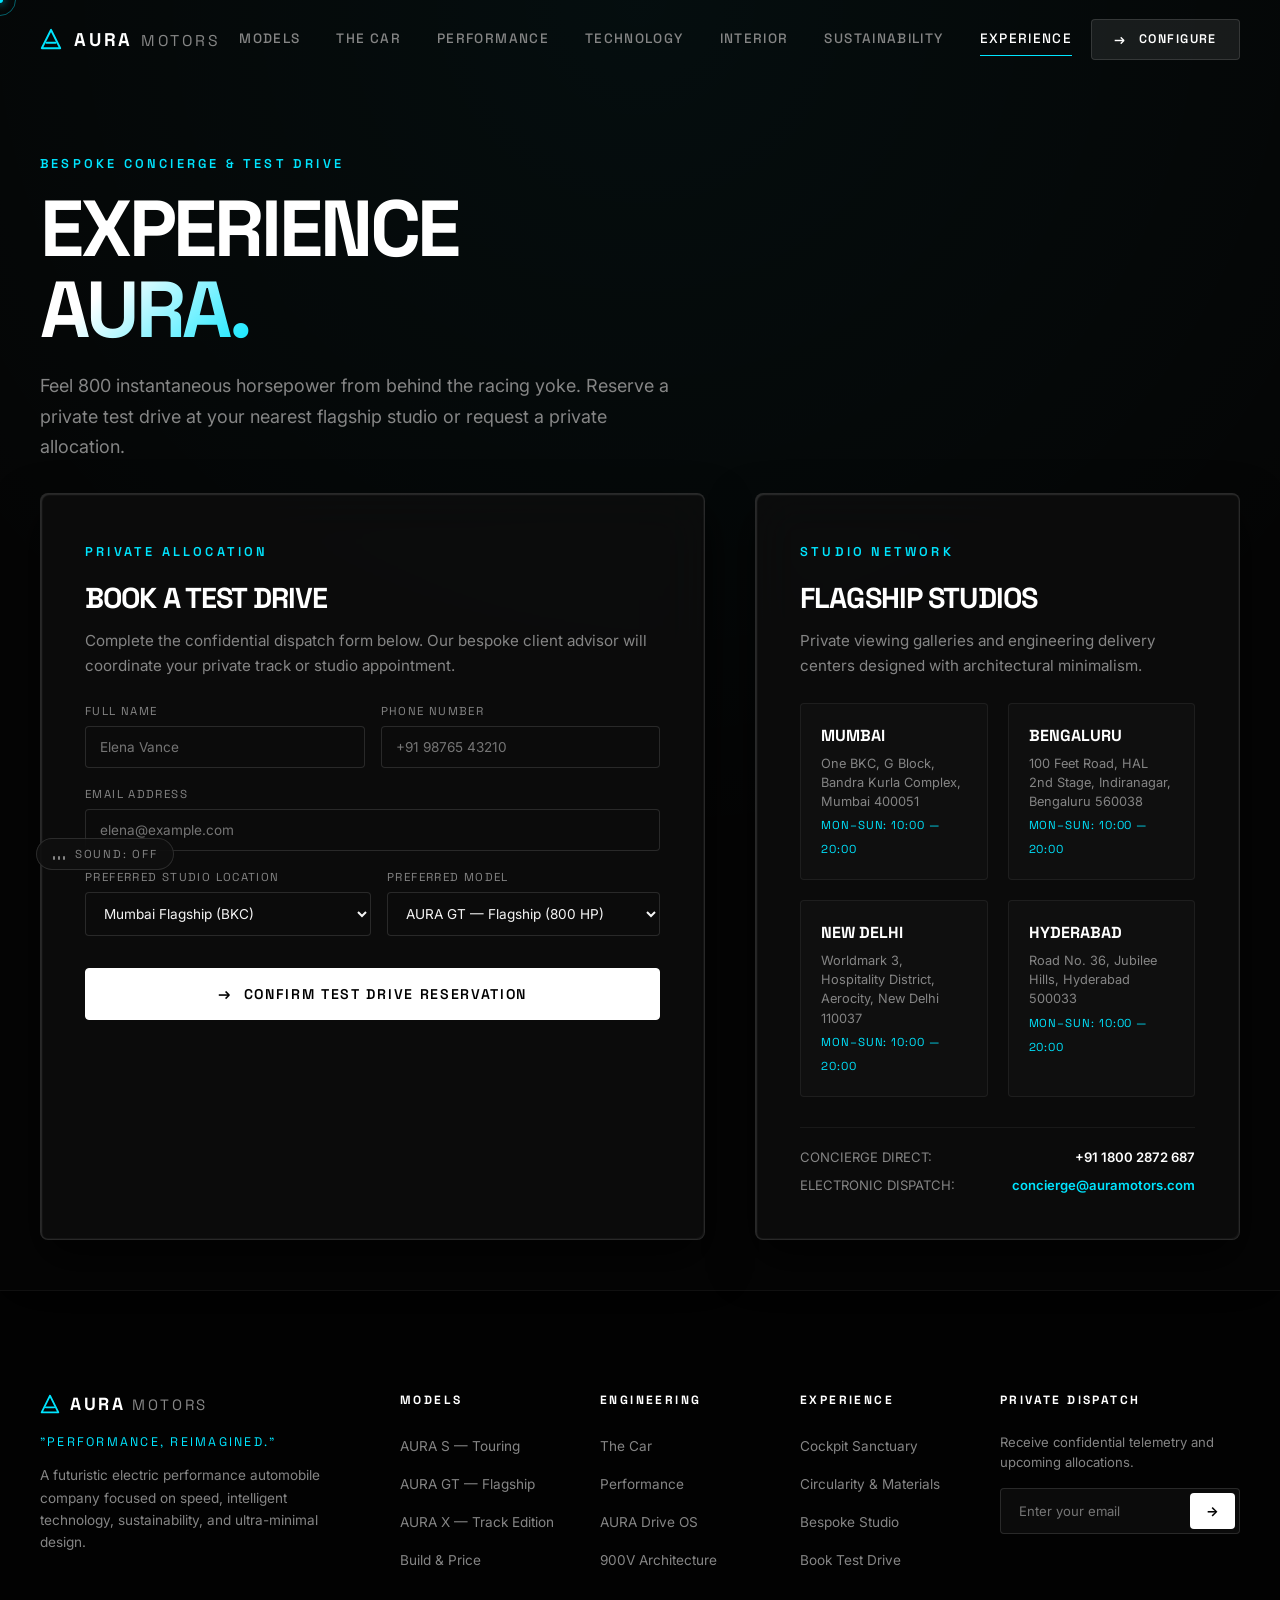
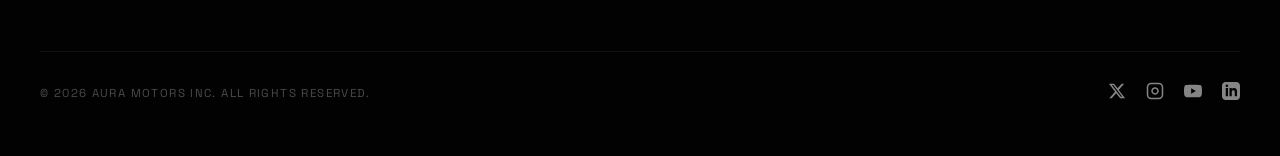
<file: contact.html>
<!DOCTYPE html>
<html lang="en">
<head>
  <meta charset="UTF-8">
  <meta name="viewport" content="width=device-width, initial-scale=1.0">
  <title>Experience & Test Drive | AURA MOTORS</title>
  <meta name="description" content="Experience AURA. Schedule a private test drive, explore flagship studio locations, or consult with a bespoke automotive concierge.">
  <meta name="theme-color" content="#050505">
  <meta property="og:title" content="Experience & Test Drive | AURA MOTORS">
  <meta property="og:description" content="Experience AURA. Schedule a private test drive, explore flagship studio locations, or consult with a bespoke automotive concierge.">
  <meta property="og:image" content="assets/hero.jpg">
  <meta property="og:type" content="website">

  <link rel="preconnect" href="https://fonts.googleapis.com">
  <link rel="preconnect" href="https://fonts.gstatic.com" crossorigin>
  <link href="https://fonts.googleapis.com/css2?family=Inter:wght@300;400;500;600;700&family=Space+Grotesk:wght@400;500;600;700&display=swap" rel="stylesheet">
  <link rel="stylesheet" href="style.css">
</head>
<body class="loading">

  <div class="cursor-dot" id="cursorDot" aria-hidden="true"></div>
  <div class="cursor-ring" id="cursorRing" aria-hidden="true"></div>

  <!-- Ambient Sound Control Bar -->
  <aside class="audio-control-bar" aria-label="Audio controller">
    <button class="sound-toggle-btn" id="soundToggle" aria-label="Toggle synthetic electric drive sound" title="Toggle Electric Propulsion Audio">
      <span class="sound-bars" aria-hidden="true">
        <span class="bar"></span>
        <span class="bar"></span>
        <span class="bar"></span>
      </span>
      <span class="sound-text">SOUND: OFF</span>
    </button>
  </aside>

  <!-- Navigation Bar -->
  <header class="navbar" id="navbar">
    <div class="nav-container">
      <a href="index.html" class="nav-logo" aria-label="AURA MOTORS Homepage">
        <span class="logo-mark" aria-hidden="true">
          <svg width="22" height="22" viewBox="0 0 24 24" fill="none" stroke="currentColor" stroke-width="2.2" stroke-linecap="round" stroke-linejoin="round">
            <path d="M12 2L2 22h20L12 2z"></path>
            <path d="M7 16h10"></path>
          </svg>
        </span>
        <span class="logo-text">AURA <span>MOTORS</span></span>
      </a>

      <nav class="nav-links" aria-label="Primary Navigation">
        <a href="models.html" class="nav-link">Models</a>
        <a href="the-car.html" class="nav-link">The Car</a>
        <a href="performance.html" class="nav-link">Performance</a>
        <a href="technology.html" class="nav-link">Technology</a>
        <a href="interior.html" class="nav-link">Interior</a>
        <a href="sustainability.html" class="nav-link">Sustainability</a>
        <a href="contact.html" class="nav-link active">Experience</a>
      </nav>

      <div class="nav-actions">
        <a href="configurator.html" class="btn btn-nav">
          <span class="btn-arrow" aria-hidden="true">→</span>
          <span class="btn-text">Configure</span>
        </a>
        <button class="hamburger-btn" id="hamburgerBtn" aria-label="Toggle Navigation Menu" aria-expanded="false" aria-controls="mobileDrawer">
          <span class="hamburger-line"></span>
          <span class="hamburger-line"></span>
        </button>
      </div>
    </div>
  </header>

  <!-- Mobile Drawer Menu -->
  <div class="mobile-drawer" id="mobileDrawer" aria-hidden="true">
    <div class="drawer-inner">
      <nav class="drawer-nav">
        <a href="index.html" class="drawer-link">Overview</a>
        <a href="models.html" class="drawer-link">Models</a>
        <a href="the-car.html" class="drawer-link">The Car</a>
        <a href="performance.html" class="drawer-link">Performance</a>
        <a href="technology.html" class="drawer-link">Technology</a>
        <a href="interior.html" class="drawer-link">Interior</a>
        <a href="sustainability.html" class="drawer-link">Sustainability</a>
        <a href="contact.html" class="drawer-link active">Experience</a>
        <a href="configurator.html" class="drawer-link">Configurator</a>
      </nav>
      <div class="drawer-footer">
        <a href="configurator.html" class="btn btn-primary btn-block drawer-cta">
          <span class="btn-arrow" aria-hidden="true">→</span>
          <span class="btn-text">Configure Your Aura</span>
        </a>
        <div class="drawer-meta">
          <span>0–100 KM/H in 2.8 SEC</span>
          <span>AURA MOTORS © 2026</span>
        </div>
      </div>
    </div>
  </div>

  <main id="mainContent" class="page-transition">

    <!-- PAGE HERO -->
    <section class="page-hero">
      <div class="section-container">
        <div class="section-badge">BESPOKE CONCIERGE & TEST DRIVE</div>
        <h1 class="page-title">
          EXPERIENCE<br>
          <span class="gradient-text">AURA.</span>
        </h1>
        <p class="section-description">
          Feel 800 instantaneous horsepower from behind the racing yoke. Reserve a private test drive at your nearest flagship studio or request a private allocation.
        </p>

        <!-- Contact & Studios Grid -->
        <div class="contact-layout reveal-on-scroll">

          <!-- Left Column: Booking Form -->
          <div class="contact-card">
            <div class="section-badge">PRIVATE ALLOCATION</div>
            <h2 class="bento-title" style="margin-bottom: 8px;">BOOK A TEST DRIVE</h2>
            <p class="bento-desc" style="margin-bottom: 24px;">Complete the confidential dispatch form below. Our bespoke client advisor will coordinate your private track or studio appointment.</p>

            <form id="dedicatedContactForm" class="modal-form">
              <div class="form-row">
                <div class="form-field">
                  <label for="cName">Full Name</label>
                  <input type="text" id="cName" placeholder="Elena Vance" required>
                </div>
                <div class="form-field">
                  <label for="cPhone">Phone Number</label>
                  <input type="tel" id="cPhone" placeholder="+91 98765 43210" required>
                </div>
              </div>

              <div class="form-field">
                <label for="cEmail">Email Address</label>
                <input type="email" id="cEmail" placeholder="elena@example.com" required>
              </div>

              <div class="form-row">
                <div class="form-field">
                  <label for="cCity">Preferred Studio Location</label>
                  <select id="cCity">
                    <option value="Mumbai Studio (BKC)" selected>Mumbai Flagship (BKC)</option>
                    <option value="Bengaluru Studio (Indiranagar)">Bengaluru Studio (Indiranagar)</option>
                    <option value="New Delhi Studio (Aerocity)">New Delhi Concierge (Aerocity)</option>
                    <option value="Hyderabad Studio (Jubilee Hills)">Hyderabad Experience (Jubilee Hills)</option>
                  </select>
                </div>

                <div class="form-field">
                  <label for="cModel">Preferred Model</label>
                  <select id="cModel">
                    <option value="AURA GT (800 HP)" selected>AURA GT — Flagship (800 HP)</option>
                    <option value="AURA S (520 HP)">AURA S — Long Range (520 HP)</option>
                    <option value="AURA X (1050 HP)">AURA X — Track Edition (1050 HP)</option>
                  </select>
                </div>
              </div>

              <div class="form-submit" style="margin-top: 14px;">
                <button type="submit" class="btn btn-primary btn-block">
                  <span class="btn-arrow" aria-hidden="true">→</span>
                  <span class="btn-text">Confirm Test Drive Reservation</span>
                </button>
              </div>
            </form>

            <div id="contactFeedback" role="status"></div>
          </div>

          <!-- Right Column: Studio Locations & Concierge Info -->
          <div class="contact-card">
            <div class="section-badge">STUDIO NETWORK</div>
            <h2 class="bento-title" style="margin-bottom: 8px;">FLAGSHIP STUDIOS</h2>
            <p class="bento-desc" style="margin-bottom: 20px;">Private viewing galleries and engineering delivery centers designed with architectural minimalism.</p>

            <div class="studios-list">
              <div class="studio-item">
                <h3 class="studio-city">MUMBAI</h3>
                <p class="studio-addr">One BKC, G Block, Bandra Kurla Complex, Mumbai 400051</p>
                <span class="studio-hours">MON–SUN: 10:00 — 20:00</span>
              </div>

              <div class="studio-item">
                <h3 class="studio-city">BENGALURU</h3>
                <p class="studio-addr">100 Feet Road, HAL 2nd Stage, Indiranagar, Bengaluru 560038</p>
                <span class="studio-hours">MON–SUN: 10:00 — 20:00</span>
              </div>

              <div class="studio-item">
                <h3 class="studio-city">NEW DELHI</h3>
                <p class="studio-addr">Worldmark 3, Hospitality District, Aerocity, New Delhi 110037</p>
                <span class="studio-hours">MON–SUN: 10:00 — 20:00</span>
              </div>

              <div class="studio-item">
                <h3 class="studio-city">HYDERABAD</h3>
                <p class="studio-addr">Road No. 36, Jubilee Hills, Hyderabad 500033</p>
                <span class="studio-hours">MON–SUN: 10:00 — 20:00</span>
              </div>
            </div>

            <div style="margin-top: 30px; padding-top: 20px; border-top: 1px solid var(--border-light);">
              <div style="display: flex; justify-content: space-between; font-size: 0.82rem; color: var(--muted); margin-bottom: 8px;">
                <span>CONCIERGE DIRECT:</span>
                <span style="color: var(--text-pure); font-weight: 600;">+91 1800 2872 687</span>
              </div>
              <div style="display: flex; justify-content: space-between; font-size: 0.82rem; color: var(--muted);">
                <span>ELECTRONIC DISPATCH:</span>
                <span style="color: var(--accent); font-weight: 600;">concierge@auramotors.com</span>
              </div>
            </div>
          </div>

        </div>

      </div>
    </section>

  </main>

  <!-- FOOTER -->
  <footer class="site-footer" id="footer">
    <div class="footer-container">
      <div class="footer-top">
        <div class="footer-brand-col">
          <a href="index.html" class="footer-logo">
            <span class="logo-mark" aria-hidden="true">
              <svg width="20" height="20" viewBox="0 0 24 24" fill="none" stroke="currentColor" stroke-width="2.2" stroke-linecap="round" stroke-linejoin="round">
                <path d="M12 2L2 22h20L12 2z"></path>
                <path d="M7 16h10"></path>
              </svg>
            </span>
            <span class="logo-text">AURA <span>MOTORS</span></span>
          </a>
          <p class="footer-tagline">"PERFORMANCE, REIMAGINED."</p>
          <p class="footer-desc">
            A futuristic electric performance automobile company focused on speed, intelligent technology, sustainability, and ultra-minimal design.
          </p>
        </div>

        <div class="footer-links-col">
          <span class="footer-heading">MODELS</span>
          <ul>
            <li><a href="models.html">AURA S — Touring</a></li>
            <li><a href="models.html">AURA GT — Flagship</a></li>
            <li><a href="models.html">AURA X — Track Edition</a></li>
            <li><a href="configurator.html">Build & Price</a></li>
          </ul>
        </div>

        <div class="footer-links-col">
          <span class="footer-heading">ENGINEERING</span>
          <ul>
            <li><a href="the-car.html">The Car</a></li>
            <li><a href="performance.html">Performance</a></li>
            <li><a href="technology.html">AURA Drive OS</a></li>
            <li><a href="technology.html">900V Architecture</a></li>
          </ul>
        </div>

        <div class="footer-links-col">
          <span class="footer-heading">EXPERIENCE</span>
          <ul>
            <li><a href="interior.html">Cockpit Sanctuary</a></li>
            <li><a href="sustainability.html">Circularity & Materials</a></li>
            <li><a href="configurator.html">Bespoke Studio</a></li>
            <li><a href="contact.html">Book Test Drive</a></li>
          </ul>
        </div>

        <div class="footer-newsletter-col">
          <span class="footer-heading">PRIVATE DISPATCH</span>
          <p class="newsletter-sub">Receive confidential telemetry and upcoming allocations.</p>
          <form class="newsletter-form" id="newsletterForm" onsubmit="return false;">
            <div class="input-wrap">
              <input type="email" id="newsletterEmail" placeholder="Enter your email" required aria-label="Email address for dispatch">
              <button type="submit" class="btn-input-arrow" aria-label="Submit newsletter subscription">→</button>
            </div>
            <div class="newsletter-feedback" id="newsletterMsg" role="status"></div>
          </form>
        </div>
      </div>

      <div class="footer-bottom">
        <div class="footer-copy">
          © 2026 AURA MOTORS INC. ALL RIGHTS RESERVED.
        </div>
        <div class="footer-socials">
          <a href="#" aria-label="Aura on X / Twitter" class="social-icon">
            <svg width="18" height="18" viewBox="0 0 24 24" fill="currentColor">
              <path d="M18.244 2.25h3.308l-7.227 8.26 8.502 11.24H16.17l-5.214-6.817L4.99 21.75H1.68l7.73-8.835L1.254 2.25H8.08l4.713 6.231zm-1.161 17.52h1.833L7.084 4.126H5.117z"/>
            </svg>
          </a>
          <a href="#" aria-label="Aura on Instagram" class="social-icon">
            <svg width="18" height="18" viewBox="0 0 24 24" fill="none" stroke="currentColor" stroke-width="2">
              <rect x="2" y="2" width="20" height="20" rx="5" ry="5"></rect>
              <path d="M16 11.37A4 4 0 1 1 12.63 8 4 4 0 0 1 16 11.37z"></path>
              <line x1="17.5" y1="6.5" x2="17.51" y2="6.5"></line>
            </svg>
          </a>
          <a href="#" aria-label="Aura on YouTube" class="social-icon">
            <svg width="18" height="18" viewBox="0 0 24 24" fill="currentColor">
              <path d="M23.498 6.186a3.016 3.016 0 0 0-2.122-2.136C19.505 3.545 12 3.545 12 3.545s-7.505 0-9.377.505A3.017 3.017 0 0 0 .502 6.186C0 8.07 0 12 0 12s0 3.93.502 5.814a3.016 3.016 0 0 0 2.122 2.136c1.871.505 9.376.505 9.376.505s7.505 0 9.377-.505a3.015 3.015 0 0 0 2.122-2.136C24 15.93 24 12 24 12s0-3.93-.502-5.814zM9.545 15.568V8.432L15.818 12l-6.273 3.568z"/>
            </svg>
          </a>
          <a href="#" aria-label="Aura on LinkedIn" class="social-icon">
            <svg width="18" height="18" viewBox="0 0 24 24" fill="currentColor">
              <path d="M19 0h-14c-2.761 0-5 2.239-5 5v14c0 2.761 2.239 5 5 5h14c2.762 0 5-2.239 5-5v-14c0-2.761-2.238-5-5-5zm-11 19h-3v-11h3v11zm-1.5-12.268c-.966 0-1.75-.79-1.75-1.764s.784-1.764 1.75-1.764 1.75.79 1.75 1.764-.783 1.764-1.75 1.764zm13.5 12.268h-3v-5.604c0-3.368-4-3.113-4 0v5.604h-3v-11h3v1.765c1.396-2.586 7-2.777 7 2.476v6.759z"/>
            </svg>
          </a>
        </div>
      </div>
    </div>
  </footer>

  <button class="back-to-top" id="backToTop" aria-label="Scroll back to top" title="Back to top">
    <span aria-hidden="true">↑</span>
  </button>

  <script src="assets/lenis.min.js"></script>
  <script src="script.js"></script>
</body>
</html>
</file>
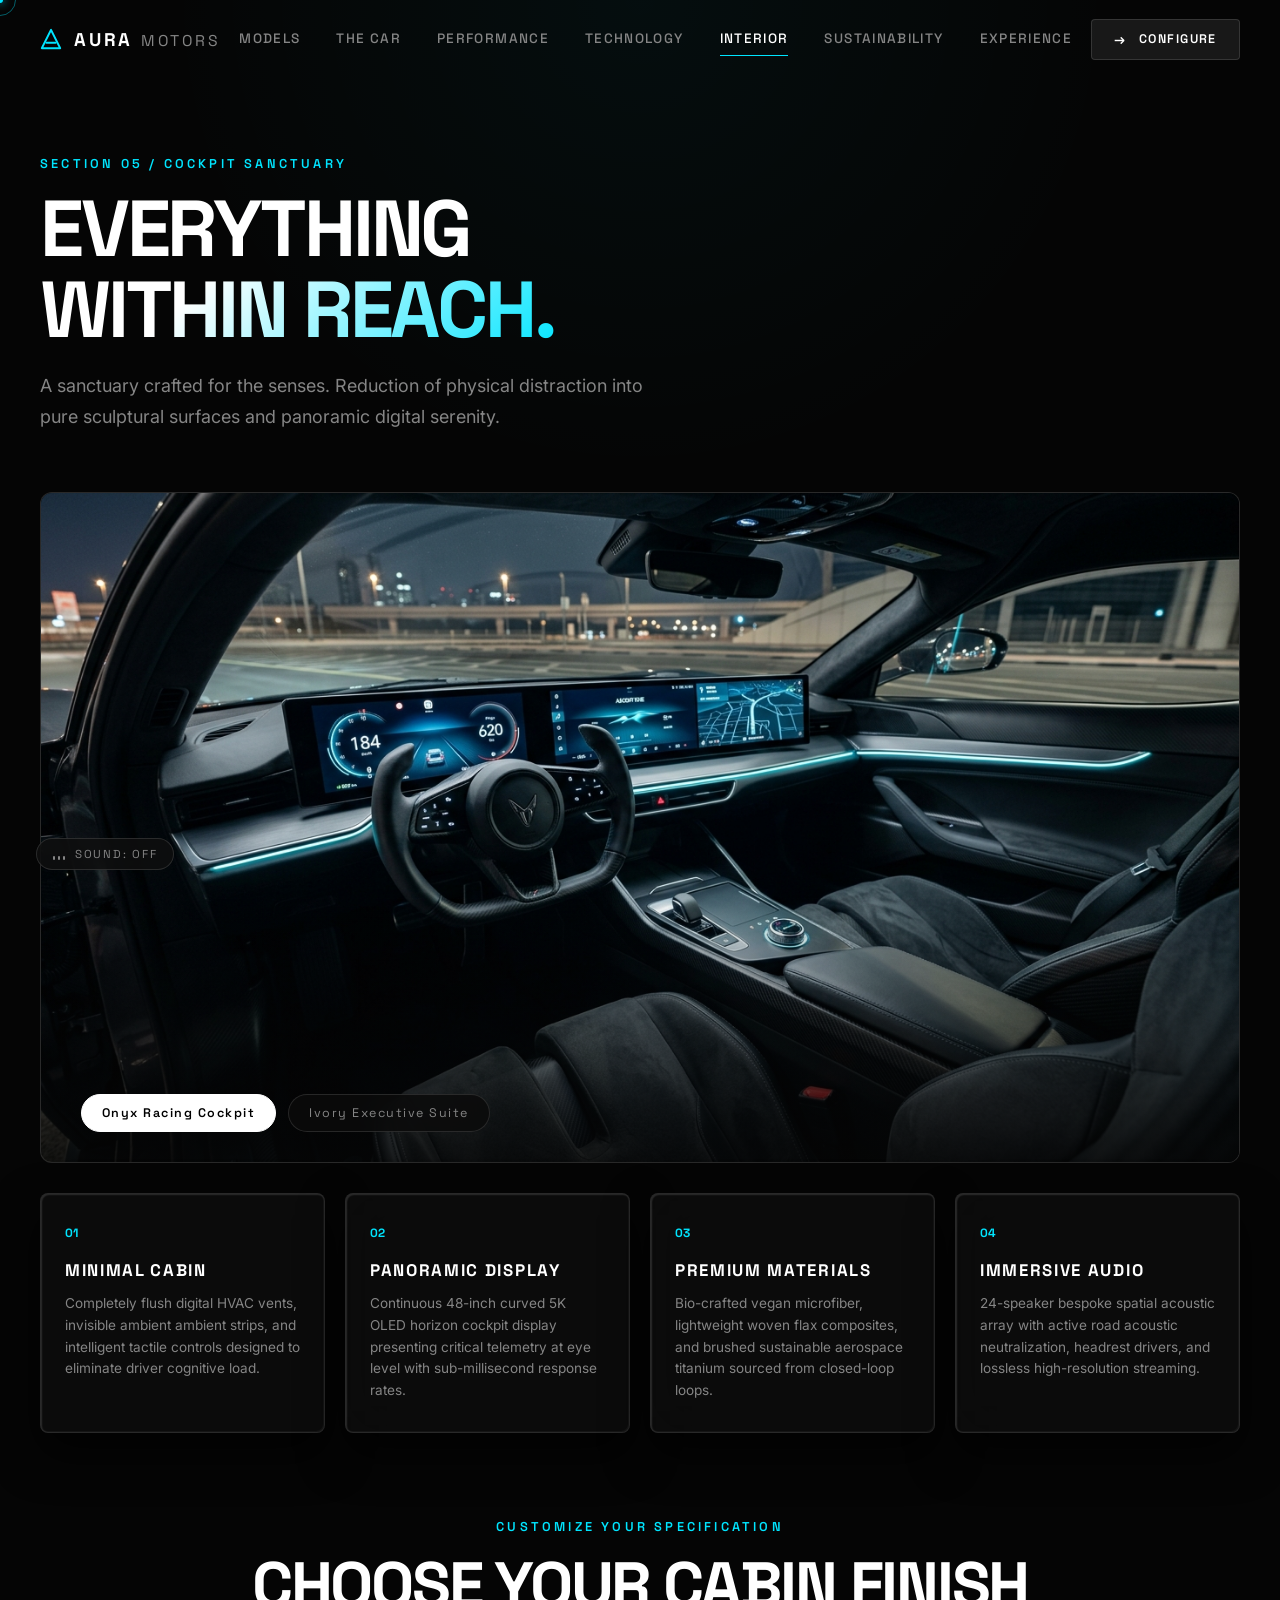
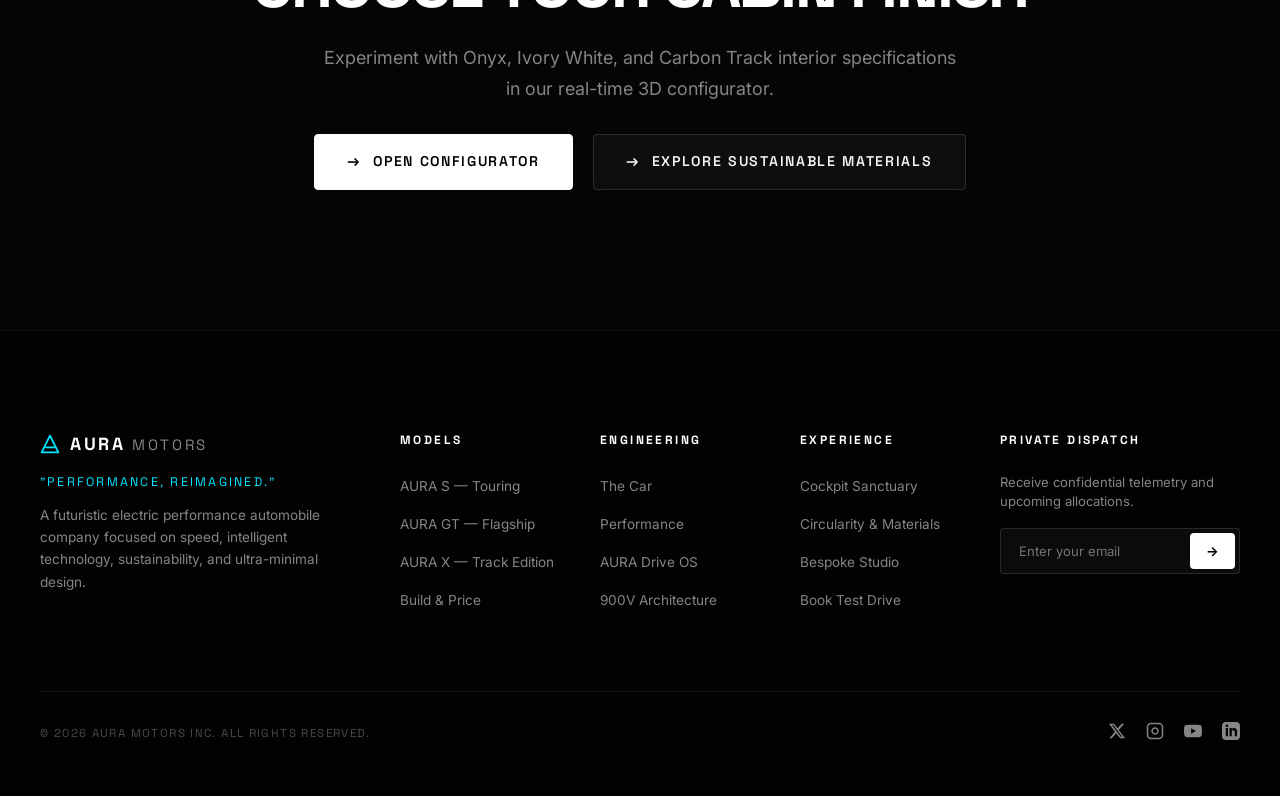
<file: interior.html>
<!DOCTYPE html>
<html lang="en">
<head>
  <meta charset="UTF-8">
  <meta name="viewport" content="width=device-width, initial-scale=1.0">
  <title>Interior & Cockpit Sanctuary | AURA MOTORS</title>
  <meta name="description" content="Discover the AURA interior: continuous 48-inch curved 5K OLED horizon display, 24-speaker bespoke spatial audio, minimal cabin architecture, and sustainable vegan luxury.">
  <meta name="theme-color" content="#050505">
  <meta property="og:title" content="Interior & Cockpit Sanctuary | AURA MOTORS">
  <meta property="og:description" content="Discover the AURA interior: continuous 48-inch curved 5K OLED horizon display, 24-speaker bespoke spatial audio, minimal cabin architecture, and sustainable vegan luxury.">
  <meta property="og:image" content="assets/interior.jpg">
  <meta property="og:type" content="website">

  <link rel="preconnect" href="https://fonts.googleapis.com">
  <link rel="preconnect" href="https://fonts.gstatic.com" crossorigin>
  <link href="https://fonts.googleapis.com/css2?family=Inter:wght@300;400;500;600;700&family=Space+Grotesk:wght@400;500;600;700&display=swap" rel="stylesheet">
  <link rel="stylesheet" href="style.css">
</head>
<body class="loading">

  <div class="cursor-dot" id="cursorDot" aria-hidden="true"></div>
  <div class="cursor-ring" id="cursorRing" aria-hidden="true"></div>

  <!-- Ambient Sound Control Bar -->
  <aside class="audio-control-bar" aria-label="Audio controller">
    <button class="sound-toggle-btn" id="soundToggle" aria-label="Toggle synthetic electric drive sound" title="Toggle Electric Propulsion Audio">
      <span class="sound-bars" aria-hidden="true">
        <span class="bar"></span>
        <span class="bar"></span>
        <span class="bar"></span>
      </span>
      <span class="sound-text">SOUND: OFF</span>
    </button>
  </aside>

  <!-- Navigation Bar -->
  <header class="navbar" id="navbar">
    <div class="nav-container">
      <a href="index.html" class="nav-logo" aria-label="AURA MOTORS Homepage">
        <span class="logo-mark" aria-hidden="true">
          <svg width="22" height="22" viewBox="0 0 24 24" fill="none" stroke="currentColor" stroke-width="2.2" stroke-linecap="round" stroke-linejoin="round">
            <path d="M12 2L2 22h20L12 2z"></path>
            <path d="M7 16h10"></path>
          </svg>
        </span>
        <span class="logo-text">AURA <span>MOTORS</span></span>
      </a>

      <nav class="nav-links" aria-label="Primary Navigation">
        <a href="models.html" class="nav-link">Models</a>
        <a href="the-car.html" class="nav-link">The Car</a>
        <a href="performance.html" class="nav-link">Performance</a>
        <a href="technology.html" class="nav-link">Technology</a>
        <a href="interior.html" class="nav-link active">Interior</a>
        <a href="sustainability.html" class="nav-link">Sustainability</a>
        <a href="contact.html" class="nav-link">Experience</a>
      </nav>

      <div class="nav-actions">
        <a href="configurator.html" class="btn btn-nav">
          <span class="btn-arrow" aria-hidden="true">→</span>
          <span class="btn-text">Configure</span>
        </a>
        <button class="hamburger-btn" id="hamburgerBtn" aria-label="Toggle Navigation Menu" aria-expanded="false" aria-controls="mobileDrawer">
          <span class="hamburger-line"></span>
          <span class="hamburger-line"></span>
        </button>
      </div>
    </div>
  </header>

  <!-- Mobile Drawer Menu -->
  <div class="mobile-drawer" id="mobileDrawer" aria-hidden="true">
    <div class="drawer-inner">
      <nav class="drawer-nav">
        <a href="index.html" class="drawer-link">Overview</a>
        <a href="models.html" class="drawer-link">Models</a>
        <a href="the-car.html" class="drawer-link">The Car</a>
        <a href="performance.html" class="drawer-link">Performance</a>
        <a href="technology.html" class="drawer-link">Technology</a>
        <a href="interior.html" class="drawer-link active">Interior</a>
        <a href="sustainability.html" class="drawer-link">Sustainability</a>
        <a href="contact.html" class="drawer-link">Experience</a>
        <a href="configurator.html" class="drawer-link">Configurator</a>
      </nav>
      <div class="drawer-footer">
        <a href="configurator.html" class="btn btn-primary btn-block drawer-cta">
          <span class="btn-arrow" aria-hidden="true">→</span>
          <span class="btn-text">Configure Your Aura</span>
        </a>
        <div class="drawer-meta">
          <span>0–100 KM/H in 2.8 SEC</span>
          <span>AURA MOTORS © 2026</span>
        </div>
      </div>
    </div>
  </div>

  <main id="mainContent" class="page-transition">

    <!-- PAGE HERO -->
    <section class="page-hero">
      <div class="section-container">
        <div class="section-badge">SECTION 05 / COCKPIT SANCTUARY</div>
        <h1 class="page-title">
          EVERYTHING<br>
          <span class="gradient-text">WITHIN REACH.</span>
        </h1>
        <p class="section-description">
          A sanctuary crafted for the senses. Reduction of physical distraction into pure sculptural surfaces and panoramic digital serenity.
        </p>
      </div>
    </section>

    <!-- INTERIOR SHOWCASE & SWITCHER -->
    <section class="section" id="interior" style="padding-top: 10px; border-top: none;">
      <div class="section-container">

        <div class="interior-showcase reveal-on-scroll">
          <div class="interior-media-frame">
            <img src="assets/interior.jpg" alt="AURA Panoramic OLED Cockpit with Steering Yoke" class="interior-main-img" id="interiorDisplayImg" fetchpriority="high" width="1024" height="683">
            <div class="interior-overlay-gradient" aria-hidden="true"></div>

            <div class="interior-view-switchers" role="tablist" aria-label="Interior view angle">
              <button class="view-btn active" data-interior-src="assets/interior.jpg" role="tab" aria-selected="true">
                Onyx Racing Cockpit
              </button>
              <button class="view-btn" data-interior-src="assets/interior_ivory.jpg" role="tab" aria-selected="false">
                Ivory Executive Suite
              </button>
            </div>
          </div>

          <!-- 4 Floating Interior Attribute Cards -->
          <div class="interior-features-grid">
            <div class="interior-card">
              <div class="interior-card-index">01</div>
              <h2 class="interior-card-title">MINIMAL CABIN</h2>
              <p class="interior-card-text">
                Completely flush digital HVAC vents, invisible ambient ambient strips, and intelligent tactile controls designed to eliminate driver cognitive load.
              </p>
            </div>

            <div class="interior-card">
              <div class="interior-card-index">02</div>
              <h2 class="interior-card-title">PANORAMIC DISPLAY</h2>
              <p class="interior-card-text">
                Continuous 48-inch curved 5K OLED horizon cockpit display presenting critical telemetry at eye level with sub-millisecond response rates.
              </p>
            </div>

            <div class="interior-card">
              <div class="interior-card-index">03</div>
              <h2 class="interior-card-title">PREMIUM MATERIALS</h2>
              <p class="interior-card-text">
                Bio-crafted vegan microfiber, lightweight woven flax composites, and brushed sustainable aerospace titanium sourced from closed-loop loops.
              </p>
            </div>

            <div class="interior-card">
              <div class="interior-card-index">04</div>
              <h2 class="interior-card-title">IMMERSIVE AUDIO</h2>
              <p class="interior-card-text">
                24-speaker bespoke spatial acoustic array with active road acoustic neutralization, headrest drivers, and lossless high-resolution streaming.
              </p>
            </div>
          </div>
        </div>

        <!-- Next Step Links -->
        <div style="margin-top: 80px; text-align: center;" class="reveal-on-scroll">
          <div class="section-badge">CUSTOMIZE YOUR SPECIFICATION</div>
          <h2 class="section-title">CHOOSE YOUR CABIN FINISH</h2>
          <p class="section-description" style="margin: 0 auto 30px;">
            Experiment with Onyx, Ivory White, and Carbon Track interior specifications in our real-time 3D configurator.
          </p>
          <div style="display: flex; justify-content: center; gap: 20px; flex-wrap: wrap;">
            <a href="configurator.html" class="btn btn-primary">
              <span class="btn-arrow" aria-hidden="true">→</span>
              <span class="btn-text">Open Configurator</span>
            </a>
            <a href="sustainability.html" class="btn btn-secondary">
              <span class="btn-arrow" aria-hidden="true">→</span>
              <span class="btn-text">Explore Sustainable Materials</span>
            </a>
          </div>
        </div>

      </div>
    </section>

  </main>

  <!-- FOOTER -->
  <footer class="site-footer" id="footer">
    <div class="footer-container">
      <div class="footer-top">
        <div class="footer-brand-col">
          <a href="index.html" class="footer-logo">
            <span class="logo-mark" aria-hidden="true">
              <svg width="20" height="20" viewBox="0 0 24 24" fill="none" stroke="currentColor" stroke-width="2.2" stroke-linecap="round" stroke-linejoin="round">
                <path d="M12 2L2 22h20L12 2z"></path>
                <path d="M7 16h10"></path>
              </svg>
            </span>
            <span class="logo-text">AURA <span>MOTORS</span></span>
          </a>
          <p class="footer-tagline">"PERFORMANCE, REIMAGINED."</p>
          <p class="footer-desc">
            A futuristic electric performance automobile company focused on speed, intelligent technology, sustainability, and ultra-minimal design.
          </p>
        </div>

        <div class="footer-links-col">
          <span class="footer-heading">MODELS</span>
          <ul>
            <li><a href="models.html">AURA S — Touring</a></li>
            <li><a href="models.html">AURA GT — Flagship</a></li>
            <li><a href="models.html">AURA X — Track Edition</a></li>
            <li><a href="configurator.html">Build & Price</a></li>
          </ul>
        </div>

        <div class="footer-links-col">
          <span class="footer-heading">ENGINEERING</span>
          <ul>
            <li><a href="the-car.html">The Car</a></li>
            <li><a href="performance.html">Performance</a></li>
            <li><a href="technology.html">AURA Drive OS</a></li>
            <li><a href="technology.html">900V Architecture</a></li>
          </ul>
        </div>

        <div class="footer-links-col">
          <span class="footer-heading">EXPERIENCE</span>
          <ul>
            <li><a href="interior.html">Cockpit Sanctuary</a></li>
            <li><a href="sustainability.html">Circularity & Materials</a></li>
            <li><a href="configurator.html">Bespoke Studio</a></li>
            <li><a href="contact.html">Book Test Drive</a></li>
          </ul>
        </div>

        <div class="footer-newsletter-col">
          <span class="footer-heading">PRIVATE DISPATCH</span>
          <p class="newsletter-sub">Receive confidential telemetry and upcoming allocations.</p>
          <form class="newsletter-form" id="newsletterForm" onsubmit="return false;">
            <div class="input-wrap">
              <input type="email" id="newsletterEmail" placeholder="Enter your email" required aria-label="Email address for dispatch">
              <button type="submit" class="btn-input-arrow" aria-label="Submit newsletter subscription">→</button>
            </div>
            <div class="newsletter-feedback" id="newsletterMsg" role="status"></div>
          </form>
        </div>
      </div>

      <div class="footer-bottom">
        <div class="footer-copy">
          © 2026 AURA MOTORS INC. ALL RIGHTS RESERVED.
        </div>
        <div class="footer-socials">
          <a href="#" aria-label="Aura on X / Twitter" class="social-icon">
            <svg width="18" height="18" viewBox="0 0 24 24" fill="currentColor">
              <path d="M18.244 2.25h3.308l-7.227 8.26 8.502 11.24H16.17l-5.214-6.817L4.99 21.75H1.68l7.73-8.835L1.254 2.25H8.08l4.713 6.231zm-1.161 17.52h1.833L7.084 4.126H5.117z"/>
            </svg>
          </a>
          <a href="#" aria-label="Aura on Instagram" class="social-icon">
            <svg width="18" height="18" viewBox="0 0 24 24" fill="none" stroke="currentColor" stroke-width="2">
              <rect x="2" y="2" width="20" height="20" rx="5" ry="5"></rect>
              <path d="M16 11.37A4 4 0 1 1 12.63 8 4 4 0 0 1 16 11.37z"></path>
              <line x1="17.5" y1="6.5" x2="17.51" y2="6.5"></line>
            </svg>
          </a>
          <a href="#" aria-label="Aura on YouTube" class="social-icon">
            <svg width="18" height="18" viewBox="0 0 24 24" fill="currentColor">
              <path d="M23.498 6.186a3.016 3.016 0 0 0-2.122-2.136C19.505 3.545 12 3.545 12 3.545s-7.505 0-9.377.505A3.017 3.017 0 0 0 .502 6.186C0 8.07 0 12 0 12s0 3.93.502 5.814a3.016 3.016 0 0 0 2.122 2.136c1.871.505 9.376.505 9.376.505s7.505 0 9.377-.505a3.015 3.015 0 0 0 2.122-2.136C24 15.93 24 12 24 12s0-3.93-.502-5.814zM9.545 15.568V8.432L15.818 12l-6.273 3.568z"/>
            </svg>
          </a>
          <a href="#" aria-label="Aura on LinkedIn" class="social-icon">
            <svg width="18" height="18" viewBox="0 0 24 24" fill="currentColor">
              <path d="M19 0h-14c-2.761 0-5 2.239-5 5v14c0 2.761 2.239 5 5 5h14c2.762 0 5-2.239 5-5v-14c0-2.761-2.238-5-5-5zm-11 19h-3v-11h3v11zm-1.5-12.268c-.966 0-1.75-.79-1.75-1.764s.784-1.764 1.75-1.764 1.75.79 1.75 1.764-.783 1.764-1.75 1.764zm13.5 12.268h-3v-5.604c0-3.368-4-3.113-4 0v5.604h-3v-11h3v1.765c1.396-2.586 7-2.777 7 2.476v6.759z"/>
            </svg>
          </a>
        </div>
      </div>
    </div>
  </footer>

  <button class="back-to-top" id="backToTop" aria-label="Scroll back to top" title="Back to top">
    <span aria-hidden="true">↑</span>
  </button>

  <script src="assets/lenis.min.js"></script>
  <script src="script.js"></script>
</body>
</html>
</file>
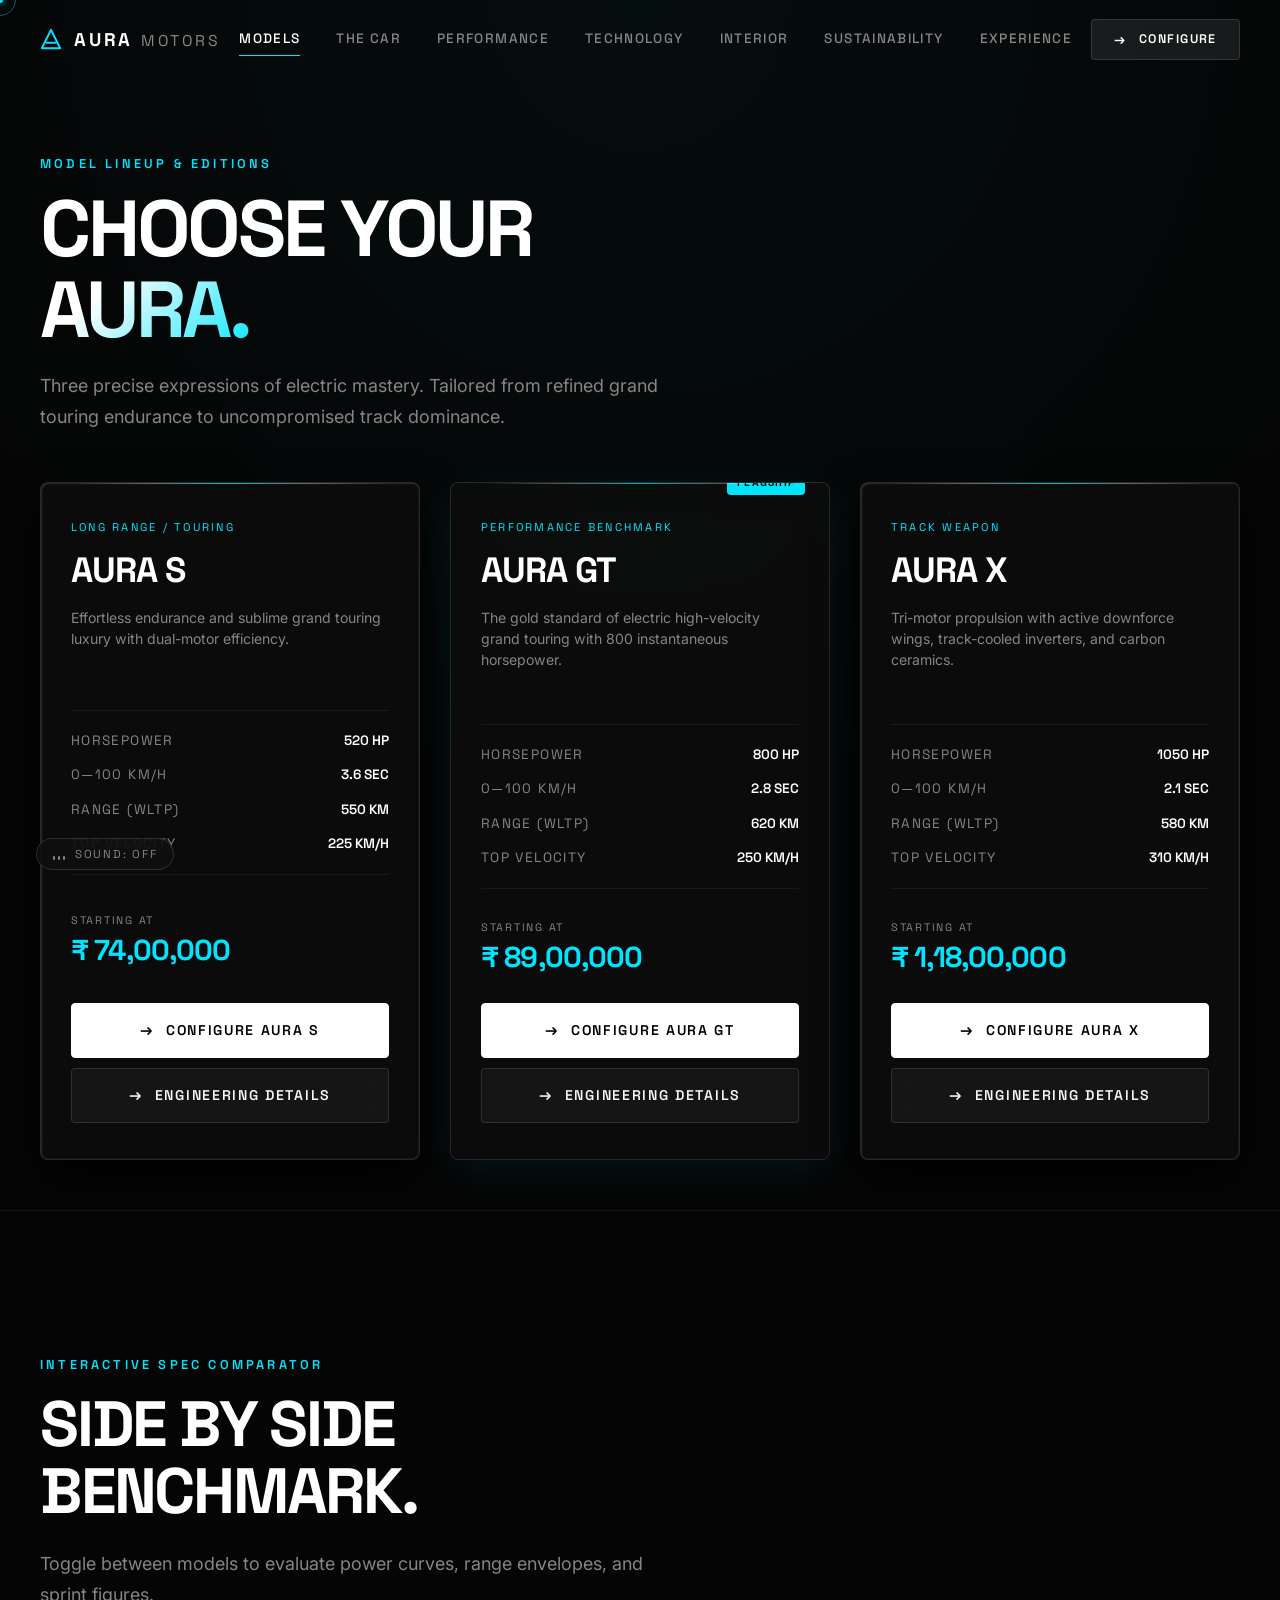
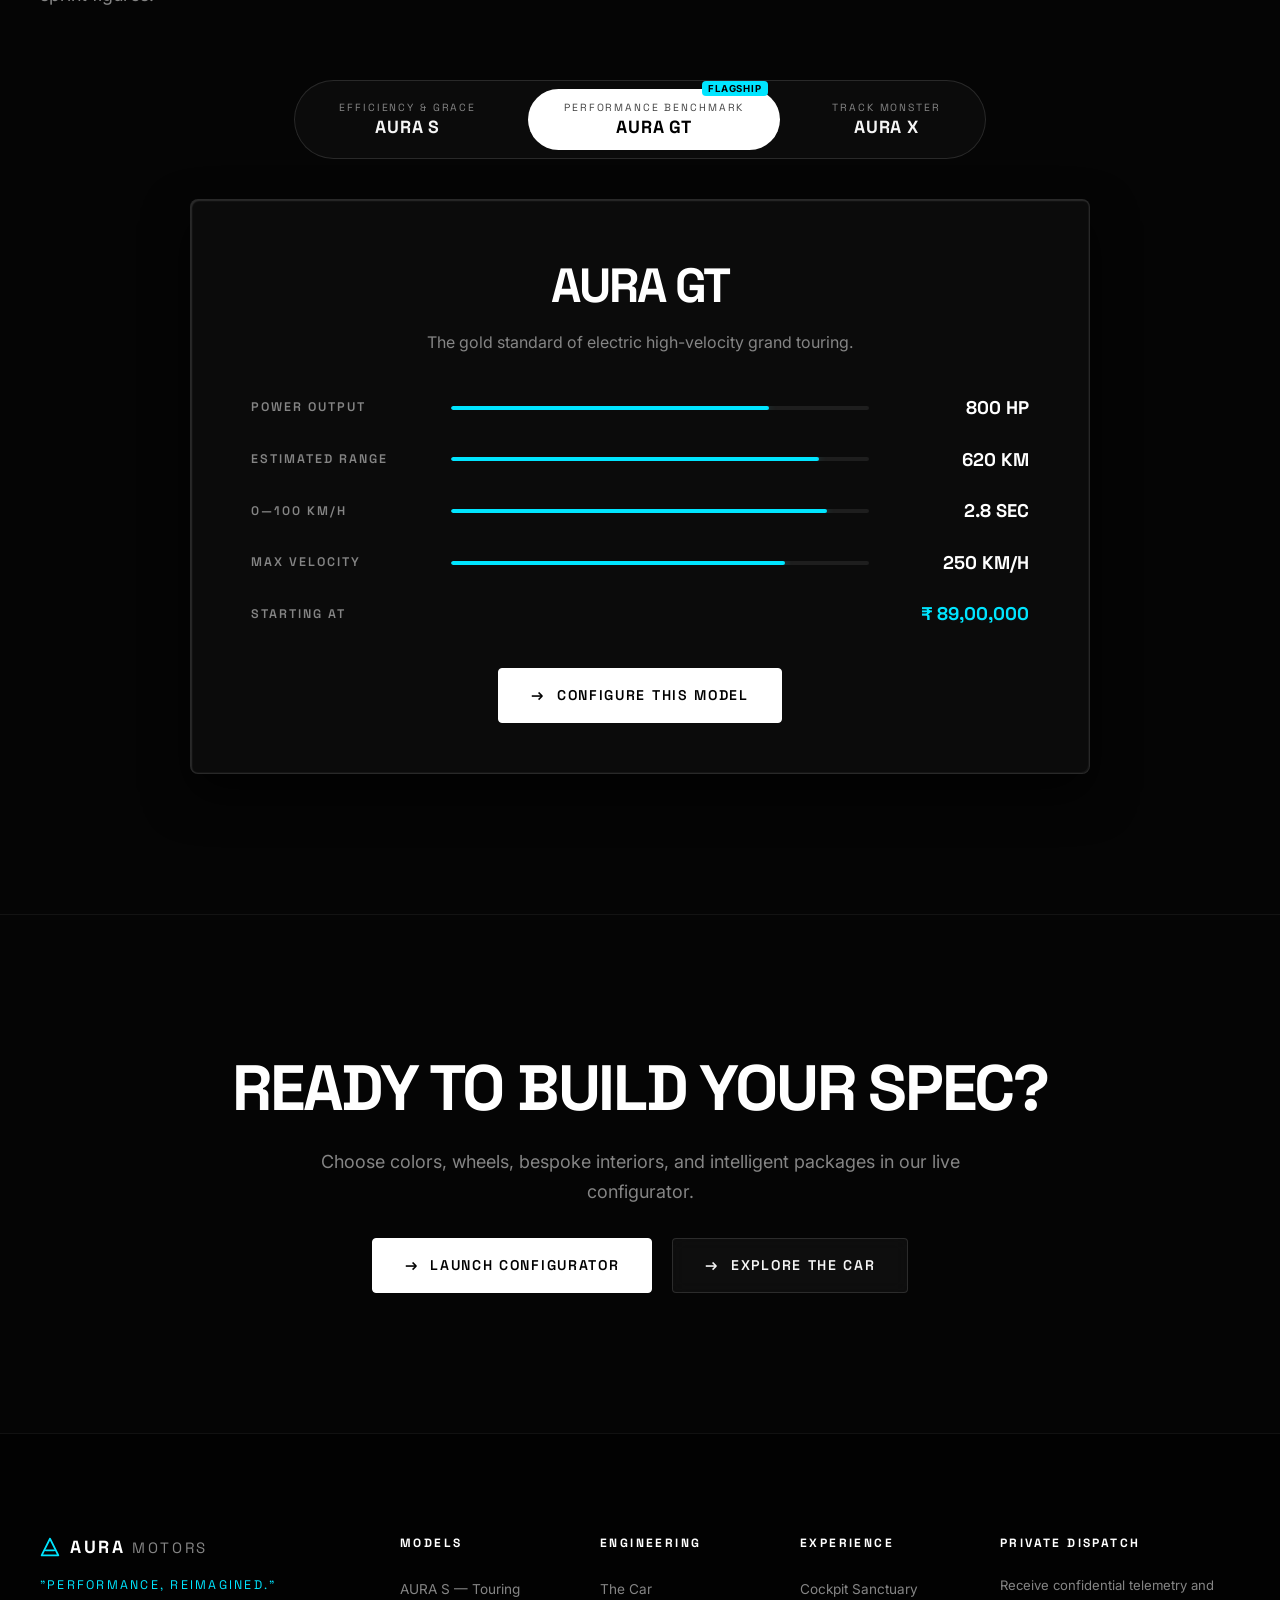
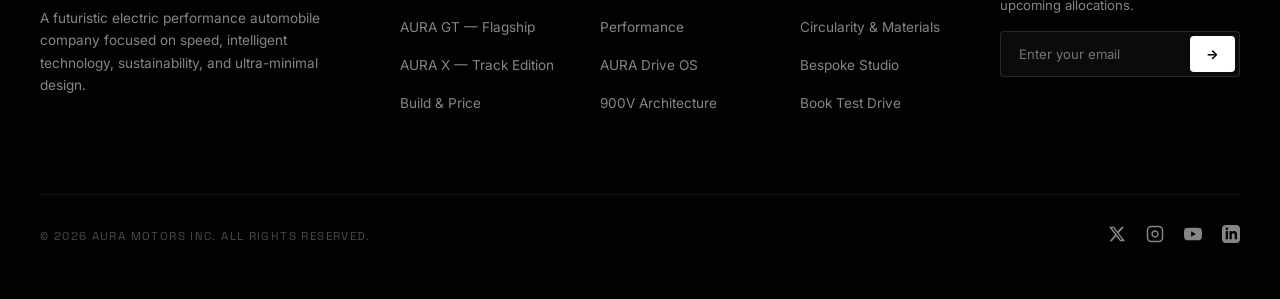
<file: models.html>
<!DOCTYPE html>
<html lang="en">
<head>
  <meta charset="UTF-8">
  <meta name="viewport" content="width=device-width, initial-scale=1.0">
  <title>Models Lineup | AURA MOTORS</title>
  <meta name="description" content="Discover the AURA model lineup: AURA S, AURA GT Flagship, and AURA X Track Edition. Choose your electric performance benchmark.">
  <meta name="theme-color" content="#050505">
  <meta property="og:title" content="Models Lineup | AURA MOTORS">
  <meta property="og:description" content="Discover the AURA model lineup: AURA S, AURA GT Flagship, and AURA X Track Edition. Choose your electric performance benchmark.">
  <meta property="og:image" content="assets/profile.jpg">
  <meta property="og:type" content="website">

  <link rel="preconnect" href="https://fonts.googleapis.com">
  <link rel="preconnect" href="https://fonts.gstatic.com" crossorigin>
  <link href="https://fonts.googleapis.com/css2?family=Inter:wght@300;400;500;600;700&family=Space+Grotesk:wght@400;500;600;700&display=swap" rel="stylesheet">
  <link rel="stylesheet" href="style.css">
</head>
<body class="loading">

  <!-- Custom Cursor -->
  <div class="cursor-dot" id="cursorDot" aria-hidden="true"></div>
  <div class="cursor-ring" id="cursorRing" aria-hidden="true"></div>

  <!-- Ambient Sound Control Bar -->
  <aside class="audio-control-bar" aria-label="Audio controller">
    <button class="sound-toggle-btn" id="soundToggle" aria-label="Toggle synthetic electric drive sound" title="Toggle Electric Propulsion Audio">
      <span class="sound-bars" aria-hidden="true">
        <span class="bar"></span>
        <span class="bar"></span>
        <span class="bar"></span>
      </span>
      <span class="sound-text">SOUND: OFF</span>
    </button>
  </aside>

  <!-- Navigation Bar -->
  <header class="navbar" id="navbar">
    <div class="nav-container">
      <a href="index.html" class="nav-logo" aria-label="AURA MOTORS Homepage">
        <span class="logo-mark" aria-hidden="true">
          <svg width="22" height="22" viewBox="0 0 24 24" fill="none" stroke="currentColor" stroke-width="2.2" stroke-linecap="round" stroke-linejoin="round">
            <path d="M12 2L2 22h20L12 2z"></path>
            <path d="M7 16h10"></path>
          </svg>
        </span>
        <span class="logo-text">AURA <span>MOTORS</span></span>
      </a>

      <nav class="nav-links" aria-label="Primary Navigation">
        <a href="models.html" class="nav-link active">Models</a>
        <a href="the-car.html" class="nav-link">The Car</a>
        <a href="performance.html" class="nav-link">Performance</a>
        <a href="technology.html" class="nav-link">Technology</a>
        <a href="interior.html" class="nav-link">Interior</a>
        <a href="sustainability.html" class="nav-link">Sustainability</a>
        <a href="contact.html" class="nav-link">Experience</a>
      </nav>

      <div class="nav-actions">
        <a href="configurator.html" class="btn btn-nav">
          <span class="btn-arrow" aria-hidden="true">→</span>
          <span class="btn-text">Configure</span>
        </a>
        <button class="hamburger-btn" id="hamburgerBtn" aria-label="Toggle Navigation Menu" aria-expanded="false" aria-controls="mobileDrawer">
          <span class="hamburger-line"></span>
          <span class="hamburger-line"></span>
        </button>
      </div>
    </div>
  </header>

  <!-- Mobile Drawer Menu -->
  <div class="mobile-drawer" id="mobileDrawer" aria-hidden="true">
    <div class="drawer-inner">
      <nav class="drawer-nav">
        <a href="index.html" class="drawer-link">Overview</a>
        <a href="models.html" class="drawer-link active">Models</a>
        <a href="the-car.html" class="drawer-link">The Car</a>
        <a href="performance.html" class="drawer-link">Performance</a>
        <a href="technology.html" class="drawer-link">Technology</a>
        <a href="interior.html" class="drawer-link">Interior</a>
        <a href="sustainability.html" class="drawer-link">Sustainability</a>
        <a href="contact.html" class="drawer-link">Experience</a>
        <a href="configurator.html" class="drawer-link">Configurator</a>
      </nav>
      <div class="drawer-footer">
        <a href="configurator.html" class="btn btn-primary btn-block drawer-cta">
          <span class="btn-arrow" aria-hidden="true">→</span>
          <span class="btn-text">Configure Your Aura</span>
        </a>
        <div class="drawer-meta">
          <span>0–100 KM/H in 2.8 SEC</span>
          <span>AURA MOTORS © 2026</span>
        </div>
      </div>
    </div>
  </div>

  <main id="mainContent" class="page-transition">

    <!-- PAGE HERO -->
    <section class="page-hero">
      <div class="section-container">
        <div class="section-badge">MODEL LINEUP & EDITIONS</div>
        <h1 class="page-title">
          CHOOSE YOUR<br>
          <span class="gradient-text">AURA.</span>
        </h1>
        <p class="section-description">
          Three precise expressions of electric mastery. Tailored from refined grand touring endurance to uncompromised track dominance.
        </p>

        <!-- Dedicated Model Lineup Cards -->
        <div class="models-lineup-grid reveal-on-scroll">

          <!-- AURA S -->
          <article class="model-card">
            <div class="model-card-header">
              <span class="model-badge-sub">LONG RANGE / TOURING</span>
              <h2 class="model-card-title">AURA S</h2>
              <p class="model-card-tagline">Effortless endurance and sublime grand touring luxury with dual-motor efficiency.</p>
            </div>
            <div class="model-card-specs">
              <div class="mc-spec">
                <span class="mc-lbl">HORSEPOWER</span>
                <span class="mc-val">520 HP</span>
              </div>
              <div class="mc-spec">
                <span class="mc-lbl">0—100 KM/H</span>
                <span class="mc-val">3.6 SEC</span>
              </div>
              <div class="mc-spec">
                <span class="mc-lbl">RANGE (WLTP)</span>
                <span class="mc-val">550 KM</span>
              </div>
              <div class="mc-spec">
                <span class="mc-lbl">TOP VELOCITY</span>
                <span class="mc-val">225 KM/H</span>
              </div>
            </div>
            <div class="model-card-price">
              <span class="mcp-lbl">STARTING AT</span>
              <span class="mcp-val">₹ 74,00,000</span>
            </div>
            <div class="model-card-actions">
              <a href="configurator.html" class="btn btn-primary btn-block">
                <span class="btn-arrow" aria-hidden="true">→</span>
                <span class="btn-text">Configure AURA S</span>
              </a>
              <a href="the-car.html" class="btn btn-secondary btn-block">
                <span class="btn-arrow" aria-hidden="true">→</span>
                <span class="btn-text">Engineering Details</span>
              </a>
            </div>
          </article>

          <!-- AURA GT (Featured) -->
          <article class="model-card featured">
            <span class="model-card-badge">FLAGSHIP</span>
            <div class="model-card-header">
              <span class="model-badge-sub">PERFORMANCE BENCHMARK</span>
              <h2 class="model-card-title">AURA GT</h2>
              <p class="model-card-tagline">The gold standard of electric high-velocity grand touring with 800 instantaneous horsepower.</p>
            </div>
            <div class="model-card-specs">
              <div class="mc-spec">
                <span class="mc-lbl">HORSEPOWER</span>
                <span class="mc-val">800 HP</span>
              </div>
              <div class="mc-spec">
                <span class="mc-lbl">0—100 KM/H</span>
                <span class="mc-val">2.8 SEC</span>
              </div>
              <div class="mc-spec">
                <span class="mc-lbl">RANGE (WLTP)</span>
                <span class="mc-val">620 KM</span>
              </div>
              <div class="mc-spec">
                <span class="mc-lbl">TOP VELOCITY</span>
                <span class="mc-val">250 KM/H</span>
              </div>
            </div>
            <div class="model-card-price">
              <span class="mcp-lbl">STARTING AT</span>
              <span class="mcp-val">₹ 89,00,000</span>
            </div>
            <div class="model-card-actions">
              <a href="configurator.html" class="btn btn-primary btn-block">
                <span class="btn-arrow" aria-hidden="true">→</span>
                <span class="btn-text">Configure AURA GT</span>
              </a>
              <a href="the-car.html" class="btn btn-secondary btn-block">
                <span class="btn-arrow" aria-hidden="true">→</span>
                <span class="btn-text">Engineering Details</span>
              </a>
            </div>
          </article>

          <!-- AURA X -->
          <article class="model-card">
            <div class="model-card-header">
              <span class="model-badge-sub">TRACK WEAPON</span>
              <h2 class="model-card-title">AURA X</h2>
              <p class="model-card-tagline">Tri-motor propulsion with active downforce wings, track-cooled inverters, and carbon ceramics.</p>
            </div>
            <div class="model-card-specs">
              <div class="mc-spec">
                <span class="mc-lbl">HORSEPOWER</span>
                <span class="mc-val">1050 HP</span>
              </div>
              <div class="mc-spec">
                <span class="mc-lbl">0—100 KM/H</span>
                <span class="mc-val">2.1 SEC</span>
              </div>
              <div class="mc-spec">
                <span class="mc-lbl">RANGE (WLTP)</span>
                <span class="mc-val">580 KM</span>
              </div>
              <div class="mc-spec">
                <span class="mc-lbl">TOP VELOCITY</span>
                <span class="mc-val">310 KM/H</span>
              </div>
            </div>
            <div class="model-card-price">
              <span class="mcp-lbl">STARTING AT</span>
              <span class="mcp-val">₹ 1,18,00,000</span>
            </div>
            <div class="model-card-actions">
              <a href="configurator.html" class="btn btn-primary btn-block">
                <span class="btn-arrow" aria-hidden="true">→</span>
                <span class="btn-text">Configure AURA X</span>
              </a>
              <a href="the-car.html" class="btn btn-secondary btn-block">
                <span class="btn-arrow" aria-hidden="true">→</span>
                <span class="btn-text">Engineering Details</span>
              </a>
            </div>
          </article>

        </div>
      </div>
    </section>

    <!-- INTERACTIVE COMPARISON MATRIX -->
    <section class="section compare-section" id="models" aria-label="Interactive Comparison">
      <div class="section-container">
        <div class="section-header reveal-on-scroll">
          <div class="section-badge">INTERACTIVE SPEC COMPARATOR</div>
          <h2 class="section-title">
            SIDE BY SIDE<br>BENCHMARK.
          </h2>
          <p class="section-description">
            Toggle between models to evaluate power curves, range envelopes, and sprint figures.
          </p>
        </div>

        <!-- Model Selection Tabs -->
        <div class="model-tabs-wrap reveal-on-scroll">
          <div class="model-tabs" role="tablist" aria-label="Select vehicle trim">
            <button class="model-tab" data-model="aura-s" role="tab" aria-selected="false">
              <span class="tab-subtitle">EFFICIENCY & GRACE</span>
              <span class="tab-title">AURA S</span>
            </button>
            <button class="model-tab active" data-model="aura-gt" role="tab" aria-selected="true">
              <span class="tab-subtitle">PERFORMANCE BENCHMARK</span>
              <span class="tab-title">AURA GT</span>
              <span class="tab-badge">FLAGSHIP</span>
            </button>
            <button class="model-tab" data-model="aura-x" role="tab" aria-selected="false">
              <span class="tab-subtitle">TRACK MONSTER</span>
              <span class="tab-title">AURA X</span>
            </button>
          </div>
        </div>

        <!-- Dynamic Model Details Display -->
        <div class="model-showcase-box reveal-on-scroll" id="modelShowcase">
          <div class="showcase-info">
            <div class="model-headline-group">
              <h3 class="active-model-name" id="displayModelName">AURA GT</h3>
              <p class="active-model-tagline" id="displayModelTagline">The gold standard of electric high-velocity grand touring.</p>
            </div>

            <!-- Animated Spec Comparators -->
            <div class="model-specs-comparison">
              <div class="compare-spec-row">
                <span class="spec-prop">POWER OUTPUT</span>
                <div class="spec-bar-wrapper">
                  <div class="spec-bar-fill" id="barPower" style="width: 76%;"></div>
                </div>
                <span class="spec-val" id="specPower">800 HP</span>
              </div>

              <div class="compare-spec-row">
                <span class="spec-prop">ESTIMATED RANGE</span>
                <div class="spec-bar-wrapper">
                  <div class="spec-bar-fill" id="barRange" style="width: 88%;"></div>
                </div>
                <span class="spec-val" id="specRange">620 KM</span>
              </div>

              <div class="compare-spec-row">
                <span class="spec-prop">0—100 KM/H</span>
                <div class="spec-bar-wrapper">
                  <div class="spec-bar-fill" id="barSprint" style="width: 90%;"></div>
                </div>
                <span class="spec-val" id="specSprint">2.8 SEC</span>
              </div>

              <div class="compare-spec-row">
                <span class="spec-prop">MAX VELOCITY</span>
                <div class="spec-bar-wrapper">
                  <div class="spec-bar-fill" id="barSpeed" style="width: 80%;"></div>
                </div>
                <span class="spec-val" id="specSpeed">250 KM/H</span>
              </div>

              <div class="compare-spec-row">
                <span class="spec-prop">STARTING AT</span>
                <div class="spec-bar-wrapper empty"></div>
                <span class="spec-val highlight" id="specPrice">₹ 89,00,000</span>
              </div>
            </div>

            <div class="showcase-cta">
              <a href="configurator.html" class="btn btn-primary">
                <span class="btn-arrow" aria-hidden="true">→</span>
                <span class="btn-text">Configure This Model</span>
              </a>
            </div>
          </div>
        </div>
      </div>
    </section>

    <!-- CTA SECTION -->
    <section class="section" style="text-align: center; border-top: 1px solid var(--border-light);">
      <div class="section-container reveal-on-scroll">
        <h2 class="section-title">READY TO BUILD YOUR SPEC?</h2>
        <p class="section-description" style="margin: 0 auto 30px;">
          Choose colors, wheels, bespoke interiors, and intelligent packages in our live configurator.
        </p>
        <div style="display: flex; justify-content: center; gap: 20px; flex-wrap: wrap;">
          <a href="configurator.html" class="btn btn-primary">
            <span class="btn-arrow" aria-hidden="true">→</span>
            <span class="btn-text">Launch Configurator</span>
          </a>
          <a href="the-car.html" class="btn btn-secondary">
            <span class="btn-arrow" aria-hidden="true">→</span>
            <span class="btn-text">Explore The Car</span>
          </a>
        </div>
      </div>
    </section>

  </main>

  <!-- FOOTER -->
  <footer class="site-footer" id="footer">
    <div class="footer-container">
      <div class="footer-top">
        <div class="footer-brand-col">
          <a href="index.html" class="footer-logo">
            <span class="logo-mark" aria-hidden="true">
              <svg width="20" height="20" viewBox="0 0 24 24" fill="none" stroke="currentColor" stroke-width="2.2" stroke-linecap="round" stroke-linejoin="round">
                <path d="M12 2L2 22h20L12 2z"></path>
                <path d="M7 16h10"></path>
              </svg>
            </span>
            <span class="logo-text">AURA <span>MOTORS</span></span>
          </a>
          <p class="footer-tagline">"PERFORMANCE, REIMAGINED."</p>
          <p class="footer-desc">
            A futuristic electric performance automobile company focused on speed, intelligent technology, sustainability, and ultra-minimal design.
          </p>
        </div>

        <div class="footer-links-col">
          <span class="footer-heading">MODELS</span>
          <ul>
            <li><a href="models.html">AURA S — Touring</a></li>
            <li><a href="models.html">AURA GT — Flagship</a></li>
            <li><a href="models.html">AURA X — Track Edition</a></li>
            <li><a href="configurator.html">Build & Price</a></li>
          </ul>
        </div>

        <div class="footer-links-col">
          <span class="footer-heading">ENGINEERING</span>
          <ul>
            <li><a href="the-car.html">The Car</a></li>
            <li><a href="performance.html">Performance</a></li>
            <li><a href="technology.html">AURA Drive OS</a></li>
            <li><a href="technology.html">900V Architecture</a></li>
          </ul>
        </div>

        <div class="footer-links-col">
          <span class="footer-heading">EXPERIENCE</span>
          <ul>
            <li><a href="interior.html">Cockpit Sanctuary</a></li>
            <li><a href="sustainability.html">Circularity & Materials</a></li>
            <li><a href="configurator.html">Bespoke Studio</a></li>
            <li><a href="contact.html">Book Test Drive</a></li>
          </ul>
        </div>

        <div class="footer-newsletter-col">
          <span class="footer-heading">PRIVATE DISPATCH</span>
          <p class="newsletter-sub">Receive confidential telemetry and upcoming allocations.</p>
          <form class="newsletter-form" id="newsletterForm" onsubmit="return false;">
            <div class="input-wrap">
              <input type="email" id="newsletterEmail" placeholder="Enter your email" required aria-label="Email address for dispatch">
              <button type="submit" class="btn-input-arrow" aria-label="Submit newsletter subscription">→</button>
            </div>
            <div class="newsletter-feedback" id="newsletterMsg" role="status"></div>
          </form>
        </div>
      </div>

      <div class="footer-bottom">
        <div class="footer-copy">
          © 2026 AURA MOTORS INC. ALL RIGHTS RESERVED.
        </div>
        <div class="footer-socials">
          <a href="#" aria-label="Aura on X / Twitter" class="social-icon">
            <svg width="18" height="18" viewBox="0 0 24 24" fill="currentColor">
              <path d="M18.244 2.25h3.308l-7.227 8.26 8.502 11.24H16.17l-5.214-6.817L4.99 21.75H1.68l7.73-8.835L1.254 2.25H8.08l4.713 6.231zm-1.161 17.52h1.833L7.084 4.126H5.117z"/>
            </svg>
          </a>
          <a href="#" aria-label="Aura on Instagram" class="social-icon">
            <svg width="18" height="18" viewBox="0 0 24 24" fill="none" stroke="currentColor" stroke-width="2">
              <rect x="2" y="2" width="20" height="20" rx="5" ry="5"></rect>
              <path d="M16 11.37A4 4 0 1 1 12.63 8 4 4 0 0 1 16 11.37z"></path>
              <line x1="17.5" y1="6.5" x2="17.51" y2="6.5"></line>
            </svg>
          </a>
          <a href="#" aria-label="Aura on YouTube" class="social-icon">
            <svg width="18" height="18" viewBox="0 0 24 24" fill="currentColor">
              <path d="M23.498 6.186a3.016 3.016 0 0 0-2.122-2.136C19.505 3.545 12 3.545 12 3.545s-7.505 0-9.377.505A3.017 3.017 0 0 0 .502 6.186C0 8.07 0 12 0 12s0 3.93.502 5.814a3.016 3.016 0 0 0 2.122 2.136c1.871.505 9.376.505 9.376.505s7.505 0 9.377-.505a3.015 3.015 0 0 0 2.122-2.136C24 15.93 24 12 24 12s0-3.93-.502-5.814zM9.545 15.568V8.432L15.818 12l-6.273 3.568z"/>
            </svg>
          </a>
          <a href="#" aria-label="Aura on LinkedIn" class="social-icon">
            <svg width="18" height="18" viewBox="0 0 24 24" fill="currentColor">
              <path d="M19 0h-14c-2.761 0-5 2.239-5 5v14c0 2.761 2.239 5 5 5h14c2.762 0 5-2.239 5-5v-14c0-2.761-2.238-5-5-5zm-11 19h-3v-11h3v11zm-1.5-12.268c-.966 0-1.75-.79-1.75-1.764s.784-1.764 1.75-1.764 1.75.79 1.75 1.764-.783 1.764-1.75 1.764zm13.5 12.268h-3v-5.604c0-3.368-4-3.113-4 0v5.604h-3v-11h3v1.765c1.396-2.586 7-2.777 7 2.476v6.759z"/>
            </svg>
          </a>
        </div>
      </div>
    </div>
  </footer>

  <button class="back-to-top" id="backToTop" aria-label="Scroll back to top" title="Back to top">
    <span aria-hidden="true">↑</span>
  </button>

  <script src="assets/lenis.min.js"></script>
  <script src="script.js"></script>
</body>
</html>
</file>
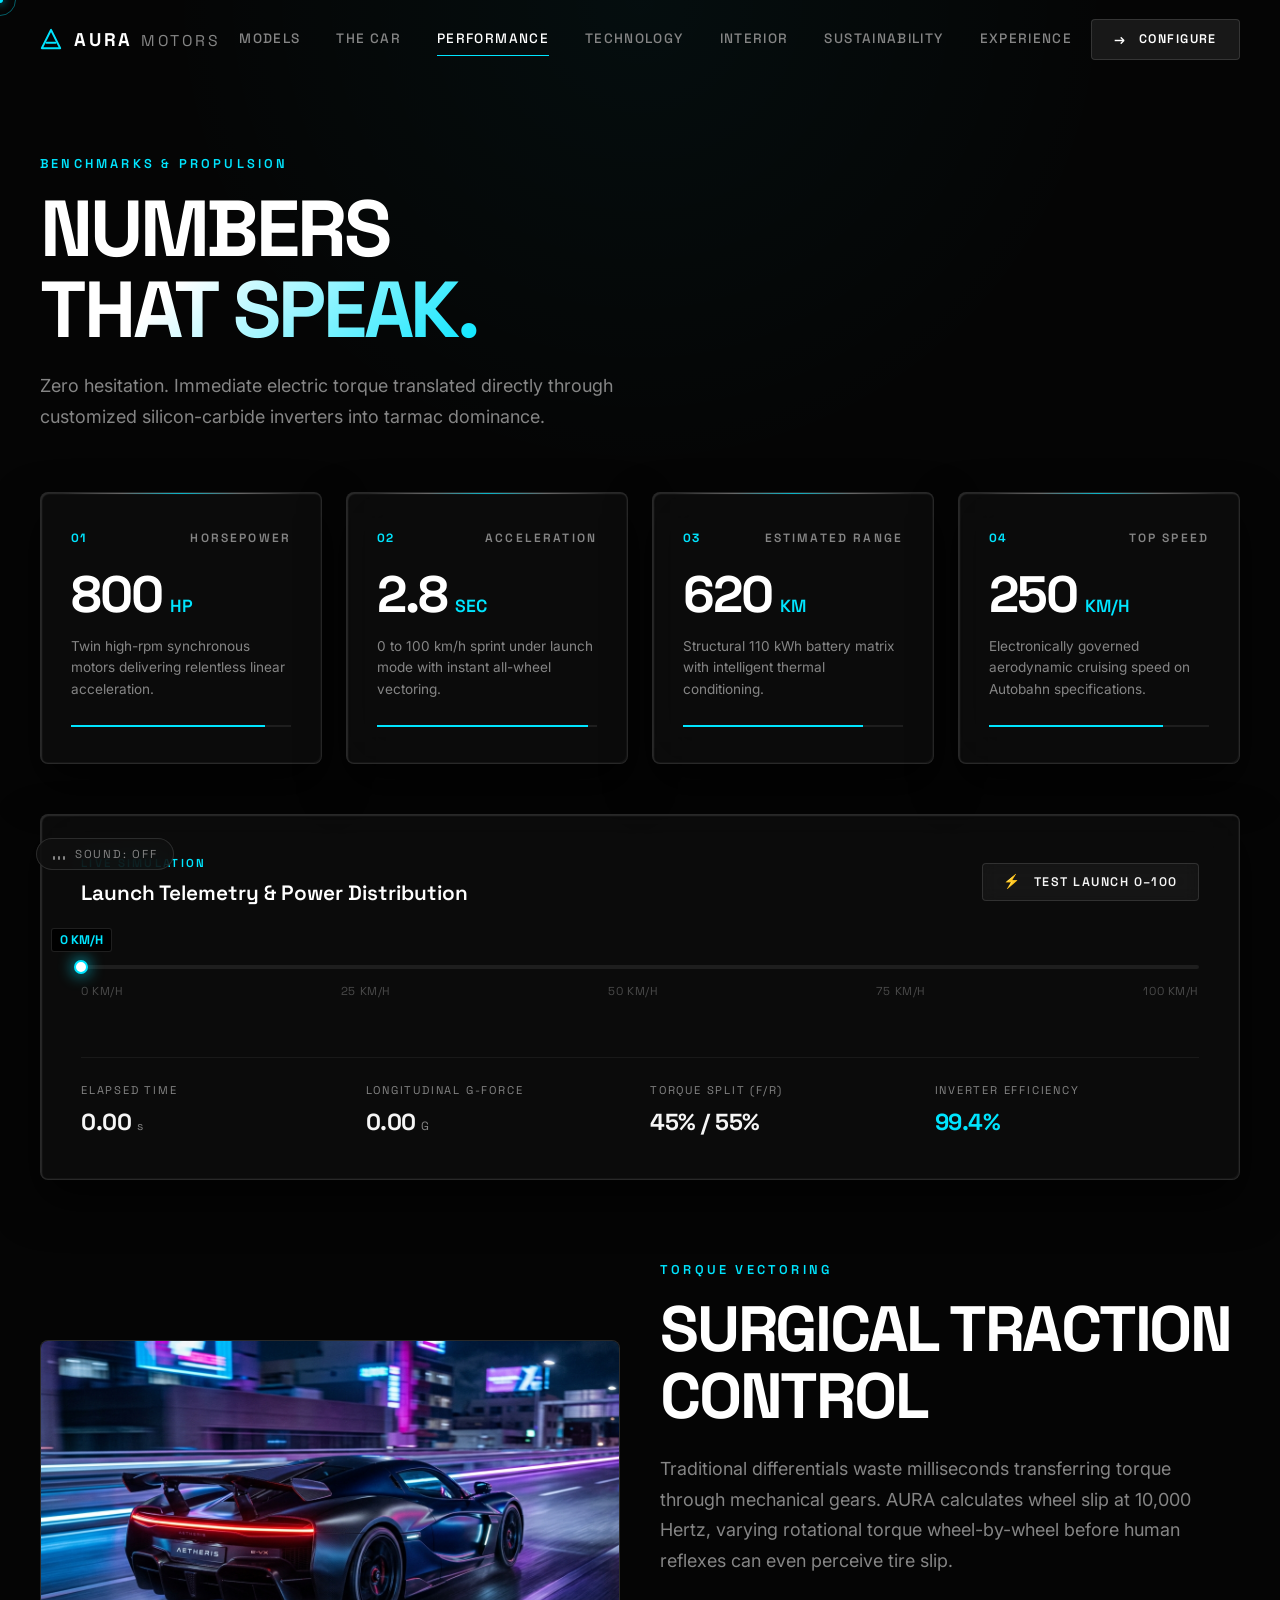
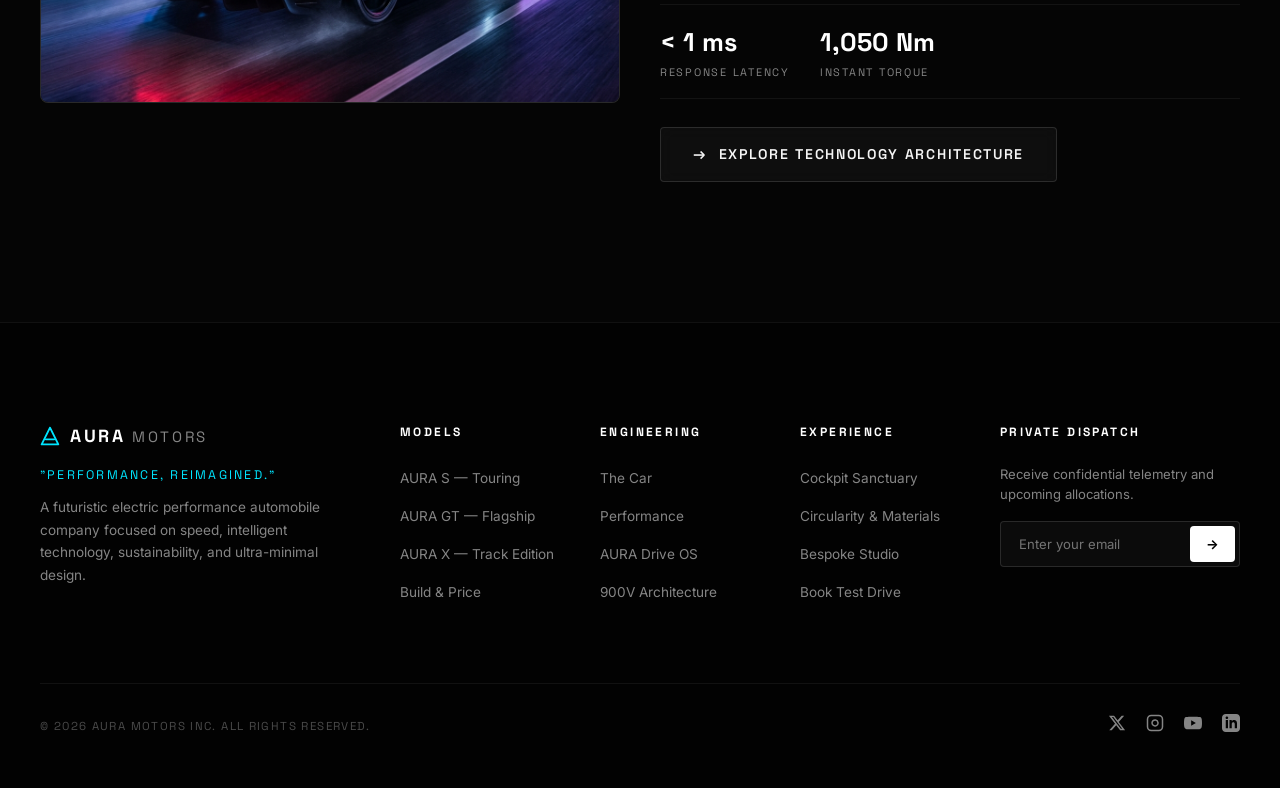
<file: performance.html>
<!DOCTYPE html>
<html lang="en">
<head>
  <meta charset="UTF-8">
  <meta name="viewport" content="width=device-width, initial-scale=1.0">
  <title>Performance & Telemetry | AURA MOTORS</title>
  <meta name="description" content="Experience AURA electric performance: 800 HP, 0–100 km/h in 2.8s, 620 km range. Run the live launch simulation with real-time G-force telemetry.">
  <meta name="theme-color" content="#050505">
  <meta property="og:title" content="Performance & Telemetry | AURA MOTORS">
  <meta property="og:description" content="Experience AURA electric performance: 800 HP, 0–100 km/h in 2.8s, 620 km range. Run the live launch simulation with real-time G-force telemetry.">
  <meta property="og:image" content="assets/cta.jpg">
  <meta property="og:type" content="website">

  <link rel="preconnect" href="https://fonts.googleapis.com">
  <link rel="preconnect" href="https://fonts.gstatic.com" crossorigin>
  <link href="https://fonts.googleapis.com/css2?family=Inter:wght@300;400;500;600;700&family=Space+Grotesk:wght@400;500;600;700&display=swap" rel="stylesheet">
  <link rel="stylesheet" href="style.css">
</head>
<body class="loading">

  <div class="cursor-dot" id="cursorDot" aria-hidden="true"></div>
  <div class="cursor-ring" id="cursorRing" aria-hidden="true"></div>

  <!-- Ambient Sound Control Bar -->
  <aside class="audio-control-bar" aria-label="Audio controller">
    <button class="sound-toggle-btn" id="soundToggle" aria-label="Toggle synthetic electric drive sound" title="Toggle Electric Propulsion Audio">
      <span class="sound-bars" aria-hidden="true">
        <span class="bar"></span>
        <span class="bar"></span>
        <span class="bar"></span>
      </span>
      <span class="sound-text">SOUND: OFF</span>
    </button>
  </aside>

  <!-- Navigation Bar -->
  <header class="navbar" id="navbar">
    <div class="nav-container">
      <a href="index.html" class="nav-logo" aria-label="AURA MOTORS Homepage">
        <span class="logo-mark" aria-hidden="true">
          <svg width="22" height="22" viewBox="0 0 24 24" fill="none" stroke="currentColor" stroke-width="2.2" stroke-linecap="round" stroke-linejoin="round">
            <path d="M12 2L2 22h20L12 2z"></path>
            <path d="M7 16h10"></path>
          </svg>
        </span>
        <span class="logo-text">AURA <span>MOTORS</span></span>
      </a>

      <nav class="nav-links" aria-label="Primary Navigation">
        <a href="models.html" class="nav-link">Models</a>
        <a href="the-car.html" class="nav-link">The Car</a>
        <a href="performance.html" class="nav-link active">Performance</a>
        <a href="technology.html" class="nav-link">Technology</a>
        <a href="interior.html" class="nav-link">Interior</a>
        <a href="sustainability.html" class="nav-link">Sustainability</a>
        <a href="contact.html" class="nav-link">Experience</a>
      </nav>

      <div class="nav-actions">
        <a href="configurator.html" class="btn btn-nav">
          <span class="btn-arrow" aria-hidden="true">→</span>
          <span class="btn-text">Configure</span>
        </a>
        <button class="hamburger-btn" id="hamburgerBtn" aria-label="Toggle Navigation Menu" aria-expanded="false" aria-controls="mobileDrawer">
          <span class="hamburger-line"></span>
          <span class="hamburger-line"></span>
        </button>
      </div>
    </div>
  </header>

  <!-- Mobile Drawer Menu -->
  <div class="mobile-drawer" id="mobileDrawer" aria-hidden="true">
    <div class="drawer-inner">
      <nav class="drawer-nav">
        <a href="index.html" class="drawer-link">Overview</a>
        <a href="models.html" class="drawer-link">Models</a>
        <a href="the-car.html" class="drawer-link">The Car</a>
        <a href="performance.html" class="drawer-link active">Performance</a>
        <a href="technology.html" class="drawer-link">Technology</a>
        <a href="interior.html" class="drawer-link">Interior</a>
        <a href="sustainability.html" class="drawer-link">Sustainability</a>
        <a href="contact.html" class="drawer-link">Experience</a>
        <a href="configurator.html" class="drawer-link">Configurator</a>
      </nav>
      <div class="drawer-footer">
        <a href="configurator.html" class="btn btn-primary btn-block drawer-cta">
          <span class="btn-arrow" aria-hidden="true">→</span>
          <span class="btn-text">Configure Your Aura</span>
        </a>
        <div class="drawer-meta">
          <span>0–100 KM/H in 2.8 SEC</span>
          <span>AURA MOTORS © 2026</span>
        </div>
      </div>
    </div>
  </div>

  <main id="mainContent" class="page-transition">

    <!-- PAGE HERO -->
    <section class="page-hero">
      <div class="section-container">
        <div class="section-badge">BENCHMARKS & PROPULSION</div>
        <h1 class="page-title">
          NUMBERS<br>
          <span class="gradient-text">THAT SPEAK.</span>
        </h1>
        <p class="section-description">
          Zero hesitation. Immediate electric torque translated directly through customized silicon-carbide inverters into tarmac dominance.
        </p>
      </div>
    </section>

    <!-- METRICS GRID -->
    <section class="section" id="performance" style="padding-top: 10px; border-top: none;">
      <div class="section-container">

        <!-- Animated Counter Cards -->
        <div class="metrics-grid reveal-on-scroll">
          <div class="metric-card">
            <div class="metric-header">
              <span class="metric-index">01</span>
              <span class="metric-name">HORSEPOWER</span>
            </div>
            <div class="metric-body">
              <span class="counter-value" data-target="800">0</span>
              <span class="metric-unit">HP</span>
            </div>
            <p class="metric-detail">Twin high-rpm synchronous motors delivering relentless linear acceleration.</p>
            <div class="metric-bar-bg"><div class="metric-bar-fill" style="width: 88%;"></div></div>
          </div>

          <div class="metric-card">
            <div class="metric-header">
              <span class="metric-index">02</span>
              <span class="metric-name">ACCELERATION</span>
            </div>
            <div class="metric-body">
              <span class="counter-value" data-target="2.8" data-decimals="1">0.0</span>
              <span class="metric-unit">SEC</span>
            </div>
            <p class="metric-detail">0 to 100 km/h sprint under launch mode with instant all-wheel vectoring.</p>
            <div class="metric-bar-bg"><div class="metric-bar-fill" style="width: 96%;"></div></div>
          </div>

          <div class="metric-card">
            <div class="metric-header">
              <span class="metric-index">03</span>
              <span class="metric-name">ESTIMATED RANGE</span>
            </div>
            <div class="metric-body">
              <span class="counter-value" data-target="620">0</span>
              <span class="metric-unit">KM</span>
            </div>
            <p class="metric-detail">Structural 110 kWh battery matrix with intelligent thermal conditioning.</p>
            <div class="metric-bar-bg"><div class="metric-bar-fill" style="width: 82%;"></div></div>
          </div>

          <div class="metric-card">
            <div class="metric-header">
              <span class="metric-index">04</span>
              <span class="metric-name">TOP SPEED</span>
            </div>
            <div class="metric-body">
              <span class="counter-value" data-target="250">0</span>
              <span class="metric-unit">KM/H</span>
            </div>
            <p class="metric-detail">Electronically governed aerodynamic cruising speed on Autobahn specifications.</p>
            <div class="metric-bar-bg"><div class="metric-bar-fill" style="width: 79%;"></div></div>
          </div>
        </div>

        <!-- Interactive Launch Telemetry Simulation -->
        <div class="telemetry-box reveal-on-scroll" style="margin-top: 40px;">
          <div class="telemetry-header">
            <div class="telemetry-title-group">
              <span class="telemetry-badge">LIVE SIMULATION</span>
              <h2 class="telemetry-title">Launch Telemetry & Power Distribution</h2>
            </div>
            <div class="telemetry-controls">
              <button class="btn btn-secondary btn-sm" id="launchSimBtn">
                <span class="btn-arrow" aria-hidden="true">⚡</span>
                <span class="btn-text">Test Launch 0–100</span>
              </button>
            </div>
          </div>

          <div class="telemetry-canvas-wrap">
            <div class="telemetry-track">
              <div class="track-line">
                <div class="track-progress" id="trackProgress"></div>
                <div class="track-indicator" id="trackIndicator">
                  <span class="indicator-glow"></span>
                  <span class="indicator-label" id="currentSpeedLabel">0 KM/H</span>
                </div>
              </div>
              <div class="track-markers">
                <span>0 KM/H</span>
                <span>25 KM/H</span>
                <span>50 KM/H</span>
                <span>75 KM/H</span>
                <span>100 KM/H</span>
              </div>
            </div>

            <div class="telemetry-hud-grid">
              <div class="hud-item">
                <span class="hud-label">ELAPSED TIME</span>
                <span class="hud-val" id="hudTimer">0.00 <small>s</small></span>
              </div>
              <div class="hud-item">
                <span class="hud-label">LONGITUDINAL G-FORCE</span>
                <span class="hud-val" id="hudGForce">0.00 <small>G</small></span>
              </div>
              <div class="hud-item">
                <span class="hud-label">TORQUE SPLIT (F/R)</span>
                <span class="hud-val" id="hudTorque">45% / 55%</span>
              </div>
              <div class="hud-item">
                <span class="hud-label">INVERTER EFFICIENCY</span>
                <span class="hud-val highlight">99.4%</span>
              </div>
            </div>
          </div>
        </div>

        <!-- Detailed Powertrain Breakdown -->
        <div class="preview-grid reveal-on-scroll" style="margin-top: 80px;">
          <div class="preview-media">
            <img src="assets/cta.jpg" alt="AURA High Velocity Track Testing" loading="lazy" decoding="async" width="1024" height="683">
          </div>
          <div class="preview-content">
            <div class="section-badge">TORQUE VECTORING</div>
            <h2 class="section-title">SURGICAL TRACTION CONTROL</h2>
            <p class="section-description">
              Traditional differentials waste milliseconds transferring torque through mechanical gears. AURA calculates wheel slip at 10,000 Hertz, varying rotational torque wheel-by-wheel before human reflexes can even perceive tire slip.
            </p>
            <div class="preview-stats-mini">
              <div class="p-stat">
                <span class="p-val">&lt; 1 ms</span>
                <span class="p-lbl">RESPONSE LATENCY</span>
              </div>
              <div class="p-stat">
                <span class="p-val">1,050 Nm</span>
                <span class="p-lbl">INSTANT TORQUE</span>
              </div>
            </div>
            <div>
              <a href="technology.html" class="btn btn-secondary">
                <span class="btn-arrow" aria-hidden="true">→</span>
                <span class="btn-text">Explore Technology Architecture</span>
              </a>
            </div>
          </div>
        </div>

      </div>
    </section>

  </main>

  <!-- FOOTER -->
  <footer class="site-footer" id="footer">
    <div class="footer-container">
      <div class="footer-top">
        <div class="footer-brand-col">
          <a href="index.html" class="footer-logo">
            <span class="logo-mark" aria-hidden="true">
              <svg width="20" height="20" viewBox="0 0 24 24" fill="none" stroke="currentColor" stroke-width="2.2" stroke-linecap="round" stroke-linejoin="round">
                <path d="M12 2L2 22h20L12 2z"></path>
                <path d="M7 16h10"></path>
              </svg>
            </span>
            <span class="logo-text">AURA <span>MOTORS</span></span>
          </a>
          <p class="footer-tagline">"PERFORMANCE, REIMAGINED."</p>
          <p class="footer-desc">
            A futuristic electric performance automobile company focused on speed, intelligent technology, sustainability, and ultra-minimal design.
          </p>
        </div>

        <div class="footer-links-col">
          <span class="footer-heading">MODELS</span>
          <ul>
            <li><a href="models.html">AURA S — Touring</a></li>
            <li><a href="models.html">AURA GT — Flagship</a></li>
            <li><a href="models.html">AURA X — Track Edition</a></li>
            <li><a href="configurator.html">Build & Price</a></li>
          </ul>
        </div>

        <div class="footer-links-col">
          <span class="footer-heading">ENGINEERING</span>
          <ul>
            <li><a href="the-car.html">The Car</a></li>
            <li><a href="performance.html">Performance</a></li>
            <li><a href="technology.html">AURA Drive OS</a></li>
            <li><a href="technology.html">900V Architecture</a></li>
          </ul>
        </div>

        <div class="footer-links-col">
          <span class="footer-heading">EXPERIENCE</span>
          <ul>
            <li><a href="interior.html">Cockpit Sanctuary</a></li>
            <li><a href="sustainability.html">Circularity & Materials</a></li>
            <li><a href="configurator.html">Bespoke Studio</a></li>
            <li><a href="contact.html">Book Test Drive</a></li>
          </ul>
        </div>

        <div class="footer-newsletter-col">
          <span class="footer-heading">PRIVATE DISPATCH</span>
          <p class="newsletter-sub">Receive confidential telemetry and upcoming allocations.</p>
          <form class="newsletter-form" id="newsletterForm" onsubmit="return false;">
            <div class="input-wrap">
              <input type="email" id="newsletterEmail" placeholder="Enter your email" required aria-label="Email address for dispatch">
              <button type="submit" class="btn-input-arrow" aria-label="Submit newsletter subscription">→</button>
            </div>
            <div class="newsletter-feedback" id="newsletterMsg" role="status"></div>
          </form>
        </div>
      </div>

      <div class="footer-bottom">
        <div class="footer-copy">
          © 2026 AURA MOTORS INC. ALL RIGHTS RESERVED.
        </div>
        <div class="footer-socials">
          <a href="#" aria-label="Aura on X / Twitter" class="social-icon">
            <svg width="18" height="18" viewBox="0 0 24 24" fill="currentColor">
              <path d="M18.244 2.25h3.308l-7.227 8.26 8.502 11.24H16.17l-5.214-6.817L4.99 21.75H1.68l7.73-8.835L1.254 2.25H8.08l4.713 6.231zm-1.161 17.52h1.833L7.084 4.126H5.117z"/>
            </svg>
          </a>
          <a href="#" aria-label="Aura on Instagram" class="social-icon">
            <svg width="18" height="18" viewBox="0 0 24 24" fill="none" stroke="currentColor" stroke-width="2">
              <rect x="2" y="2" width="20" height="20" rx="5" ry="5"></rect>
              <path d="M16 11.37A4 4 0 1 1 12.63 8 4 4 0 0 1 16 11.37z"></path>
              <line x1="17.5" y1="6.5" x2="17.51" y2="6.5"></line>
            </svg>
          </a>
          <a href="#" aria-label="Aura on YouTube" class="social-icon">
            <svg width="18" height="18" viewBox="0 0 24 24" fill="currentColor">
              <path d="M23.498 6.186a3.016 3.016 0 0 0-2.122-2.136C19.505 3.545 12 3.545 12 3.545s-7.505 0-9.377.505A3.017 3.017 0 0 0 .502 6.186C0 8.07 0 12 0 12s0 3.93.502 5.814a3.016 3.016 0 0 0 2.122 2.136c1.871.505 9.376.505 9.376.505s7.505 0 9.377-.505a3.015 3.015 0 0 0 2.122-2.136C24 15.93 24 12 24 12s0-3.93-.502-5.814zM9.545 15.568V8.432L15.818 12l-6.273 3.568z"/>
            </svg>
          </a>
          <a href="#" aria-label="Aura on LinkedIn" class="social-icon">
            <svg width="18" height="18" viewBox="0 0 24 24" fill="currentColor">
              <path d="M19 0h-14c-2.761 0-5 2.239-5 5v14c0 2.761 2.239 5 5 5h14c2.762 0 5-2.239 5-5v-14c0-2.761-2.238-5-5-5zm-11 19h-3v-11h3v11zm-1.5-12.268c-.966 0-1.75-.79-1.75-1.764s.784-1.764 1.75-1.764 1.75.79 1.75 1.764-.783 1.764-1.75 1.764zm13.5 12.268h-3v-5.604c0-3.368-4-3.113-4 0v5.604h-3v-11h3v1.765c1.396-2.586 7-2.777 7 2.476v6.759z"/>
            </svg>
          </a>
        </div>
      </div>
    </div>
  </footer>

  <button class="back-to-top" id="backToTop" aria-label="Scroll back to top" title="Back to top">
    <span aria-hidden="true">↑</span>
  </button>

  <script src="assets/lenis.min.js"></script>
  <script src="script.js"></script>
</body>
</html>
</file>
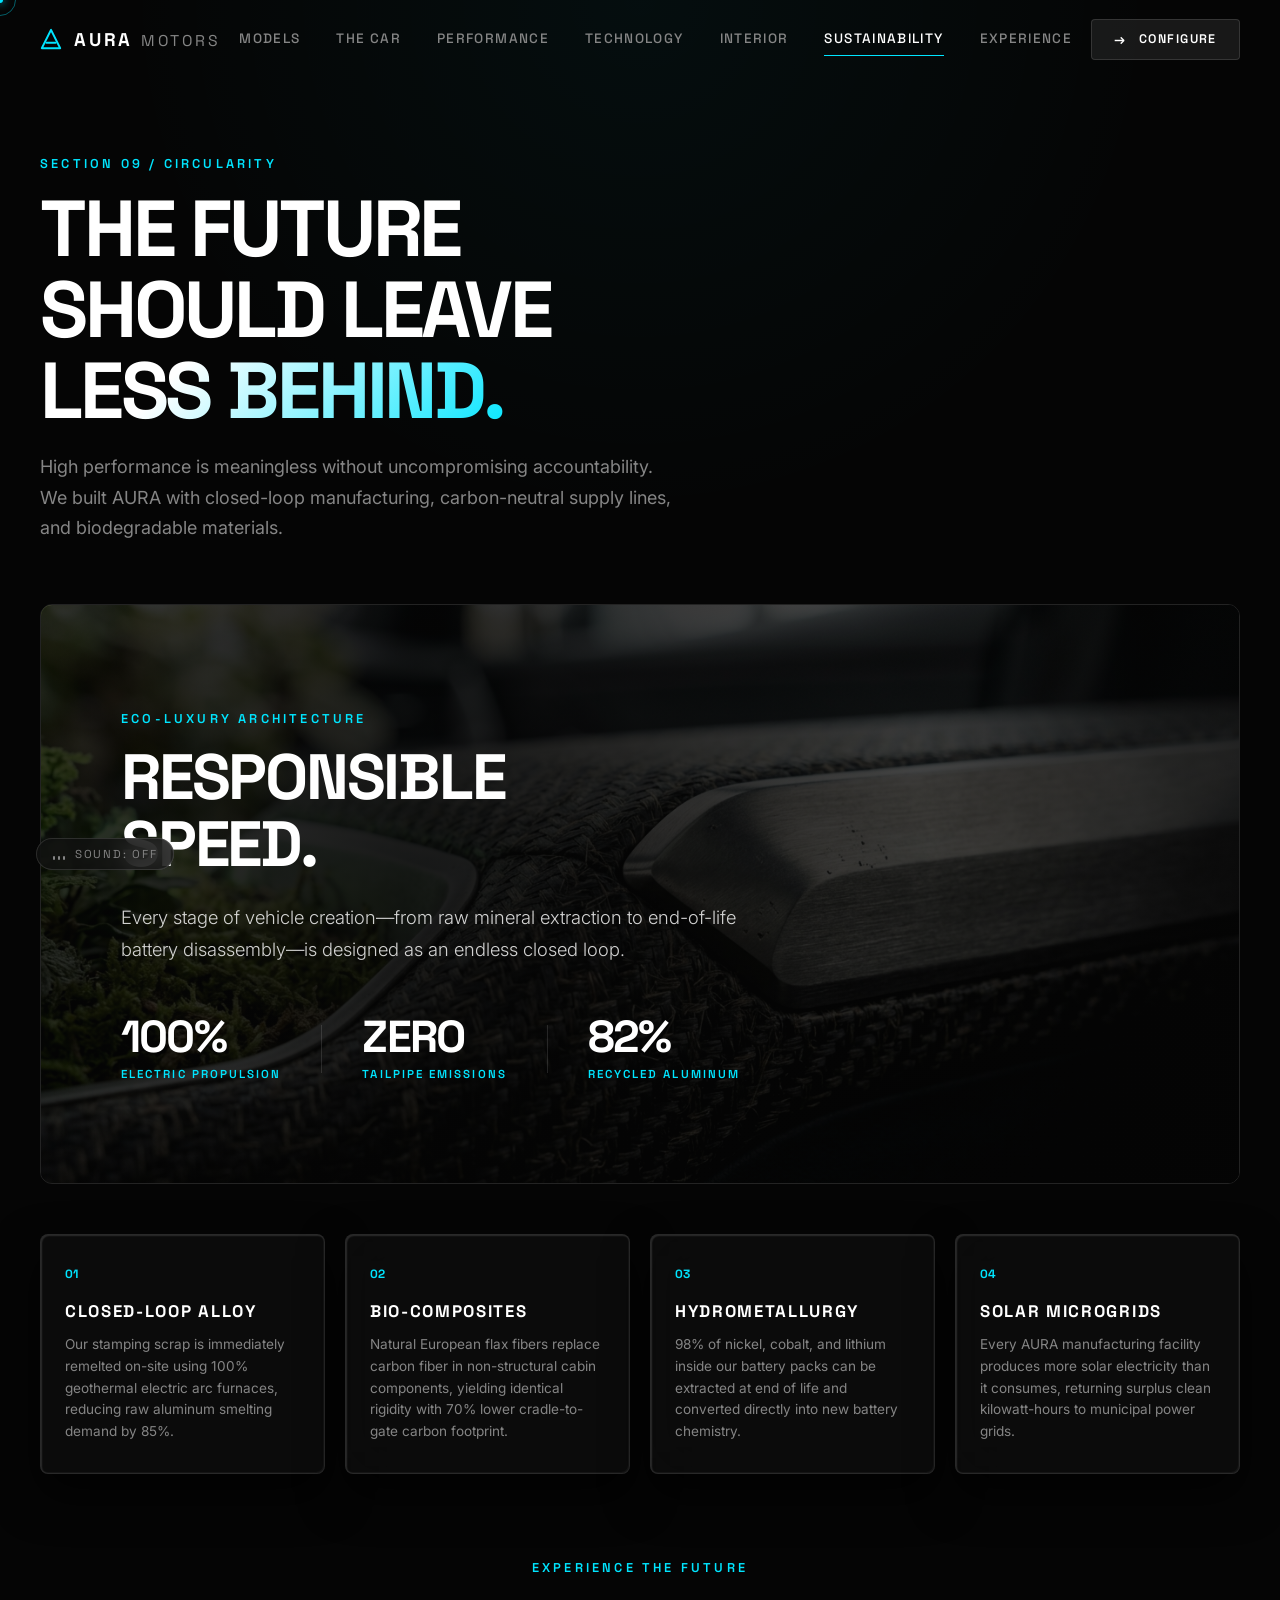
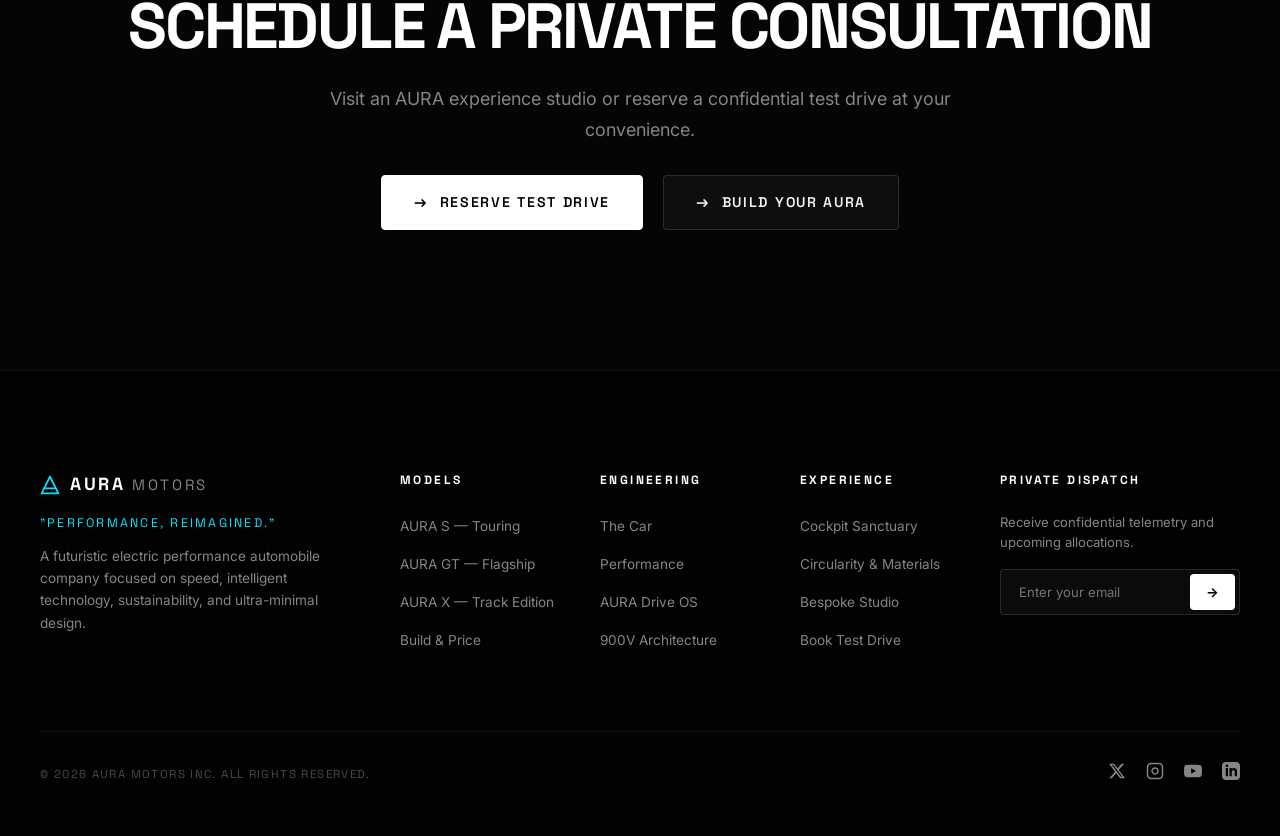
<file: sustainability.html>
<!DOCTYPE html>
<html lang="en">
<head>
  <meta charset="UTF-8">
  <meta name="viewport" content="width=device-width, initial-scale=1.0">
  <title>Sustainability & Circularity | AURA MOTORS</title>
  <meta name="description" content="Explore AURA circular engineering: 100% electric propulsion, zero tailpipe emissions, 82% recycled aluminum, and sustainable bio-composite vegan materials.">
  <meta name="theme-color" content="#050505">
  <meta property="og:title" content="Sustainability & Circularity | AURA MOTORS">
  <meta property="og:description" content="Explore AURA circular engineering: 100% electric propulsion, zero tailpipe emissions, 82% recycled aluminum, and sustainable bio-composite vegan materials.">
  <meta property="og:image" content="assets/sustainability.jpg">
  <meta property="og:type" content="website">

  <link rel="preconnect" href="https://fonts.googleapis.com">
  <link rel="preconnect" href="https://fonts.gstatic.com" crossorigin>
  <link href="https://fonts.googleapis.com/css2?family=Inter:wght@300;400;500;600;700&family=Space+Grotesk:wght@400;500;600;700&display=swap" rel="stylesheet">
  <link rel="stylesheet" href="style.css">
</head>
<body class="loading">

  <div class="cursor-dot" id="cursorDot" aria-hidden="true"></div>
  <div class="cursor-ring" id="cursorRing" aria-hidden="true"></div>

  <!-- Ambient Sound Control Bar -->
  <aside class="audio-control-bar" aria-label="Audio controller">
    <button class="sound-toggle-btn" id="soundToggle" aria-label="Toggle synthetic electric drive sound" title="Toggle Electric Propulsion Audio">
      <span class="sound-bars" aria-hidden="true">
        <span class="bar"></span>
        <span class="bar"></span>
        <span class="bar"></span>
      </span>
      <span class="sound-text">SOUND: OFF</span>
    </button>
  </aside>

  <!-- Navigation Bar -->
  <header class="navbar" id="navbar">
    <div class="nav-container">
      <a href="index.html" class="nav-logo" aria-label="AURA MOTORS Homepage">
        <span class="logo-mark" aria-hidden="true">
          <svg width="22" height="22" viewBox="0 0 24 24" fill="none" stroke="currentColor" stroke-width="2.2" stroke-linecap="round" stroke-linejoin="round">
            <path d="M12 2L2 22h20L12 2z"></path>
            <path d="M7 16h10"></path>
          </svg>
        </span>
        <span class="logo-text">AURA <span>MOTORS</span></span>
      </a>

      <nav class="nav-links" aria-label="Primary Navigation">
        <a href="models.html" class="nav-link">Models</a>
        <a href="the-car.html" class="nav-link">The Car</a>
        <a href="performance.html" class="nav-link">Performance</a>
        <a href="technology.html" class="nav-link">Technology</a>
        <a href="interior.html" class="nav-link">Interior</a>
        <a href="sustainability.html" class="nav-link active">Sustainability</a>
        <a href="contact.html" class="nav-link">Experience</a>
      </nav>

      <div class="nav-actions">
        <a href="configurator.html" class="btn btn-nav">
          <span class="btn-arrow" aria-hidden="true">→</span>
          <span class="btn-text">Configure</span>
        </a>
        <button class="hamburger-btn" id="hamburgerBtn" aria-label="Toggle Navigation Menu" aria-expanded="false" aria-controls="mobileDrawer">
          <span class="hamburger-line"></span>
          <span class="hamburger-line"></span>
        </button>
      </div>
    </div>
  </header>

  <!-- Mobile Drawer Menu -->
  <div class="mobile-drawer" id="mobileDrawer" aria-hidden="true">
    <div class="drawer-inner">
      <nav class="drawer-nav">
        <a href="index.html" class="drawer-link">Overview</a>
        <a href="models.html" class="drawer-link">Models</a>
        <a href="the-car.html" class="drawer-link">The Car</a>
        <a href="performance.html" class="drawer-link">Performance</a>
        <a href="technology.html" class="drawer-link">Technology</a>
        <a href="interior.html" class="drawer-link">Interior</a>
        <a href="sustainability.html" class="drawer-link active">Sustainability</a>
        <a href="contact.html" class="drawer-link">Experience</a>
        <a href="configurator.html" class="drawer-link">Configurator</a>
      </nav>
      <div class="drawer-footer">
        <a href="configurator.html" class="btn btn-primary btn-block drawer-cta">
          <span class="btn-arrow" aria-hidden="true">→</span>
          <span class="btn-text">Configure Your Aura</span>
        </a>
        <div class="drawer-meta">
          <span>0–100 KM/H in 2.8 SEC</span>
          <span>AURA MOTORS © 2026</span>
        </div>
      </div>
    </div>
  </div>

  <main id="mainContent" class="page-transition">

    <!-- PAGE HERO -->
    <section class="page-hero">
      <div class="section-container">
        <div class="section-badge">SECTION 09 / CIRCULARITY</div>
        <h1 class="page-title">
          THE FUTURE<br>
          SHOULD LEAVE<br>
          <span class="gradient-text">LESS BEHIND.</span>
        </h1>
        <p class="section-description">
          High performance is meaningless without uncompromising accountability. We built AURA with closed-loop manufacturing, carbon-neutral supply lines, and biodegradable materials.
        </p>
      </div>
    </section>

    <!-- SUSTAINABILITY SHOWCASE -->
    <section class="section" id="sustainability" style="padding-top: 10px; border-top: none;">
      <div class="section-container">

        <div class="sustainability-box reveal-on-scroll">
          <div class="sustainability-bg">
            <img src="assets/sustainability.jpg" alt="Recycled Flax Weave and Titanium Interior Trim" class="sustainability-bg-img" fetchpriority="high" width="1024" height="683">
            <div class="sustainability-darkener"></div>
          </div>

          <div class="sustainability-content">
            <div class="section-badge">ECO-LUXURY ARCHITECTURE</div>
            <h2 class="section-title">
              RESPONSIBLE<br>SPEED.
            </h2>
            <p class="sustainability-lead">
              Every stage of vehicle creation—from raw mineral extraction to end-of-life battery disassembly—is designed as an endless closed loop.
            </p>

            <div class="sustainability-metrics-row">
              <div class="sust-stat">
                <span class="sust-number">100%</span>
                <span class="sust-label">ELECTRIC PROPULSION</span>
              </div>
              <div class="sust-separator" aria-hidden="true"></div>
              <div class="sust-stat">
                <span class="sust-number">ZERO</span>
                <span class="sust-label">TAILPIPE EMISSIONS</span>
              </div>
              <div class="sust-separator" aria-hidden="true"></div>
              <div class="sust-stat">
                <span class="sust-number">82%</span>
                <span class="sust-label">RECYCLED ALUMINUM</span>
              </div>
            </div>
          </div>
        </div>

        <!-- 4 Sustainability Detail Cards -->
        <div class="interior-features-grid reveal-on-scroll" style="margin-top: 50px;">
          <div class="interior-card">
            <div class="interior-card-index">01</div>
            <h3 class="interior-card-title">CLOSED-LOOP ALLOY</h3>
            <p class="interior-card-text">
              Our stamping scrap is immediately remelted on-site using 100% geothermal electric arc furnaces, reducing raw aluminum smelting demand by 85%.
            </p>
          </div>

          <div class="interior-card">
            <div class="interior-card-index">02</div>
            <h3 class="interior-card-title">BIO-COMPOSITES</h3>
            <p class="interior-card-text">
              Natural European flax fibers replace carbon fiber in non-structural cabin components, yielding identical rigidity with 70% lower cradle-to-gate carbon footprint.
            </p>
          </div>

          <div class="interior-card">
            <div class="interior-card-index">03</div>
            <h3 class="interior-card-title">HYDROMETALLURGY</h3>
            <p class="interior-card-text">
              98% of nickel, cobalt, and lithium inside our battery packs can be extracted at end of life and converted directly into new battery chemistry.
            </p>
          </div>

          <div class="interior-card">
            <div class="interior-card-index">04</div>
            <h3 class="interior-card-title">SOLAR MICROGRIDS</h3>
            <p class="interior-card-text">
              Every AURA manufacturing facility produces more solar electricity than it consumes, returning surplus clean kilowatt-hours to municipal power grids.
            </p>
          </div>
        </div>

        <!-- Next Actions -->
        <div style="margin-top: 80px; text-align: center;" class="reveal-on-scroll">
          <div class="section-badge">EXPERIENCE THE FUTURE</div>
          <h2 class="section-title">SCHEDULE A PRIVATE CONSULTATION</h2>
          <p class="section-description" style="margin: 0 auto 30px;">
            Visit an AURA experience studio or reserve a confidential test drive at your convenience.
          </p>
          <div style="display: flex; justify-content: center; gap: 20px; flex-wrap: wrap;">
            <a href="contact.html" class="btn btn-primary">
              <span class="btn-arrow" aria-hidden="true">→</span>
              <span class="btn-text">Reserve Test Drive</span>
            </a>
            <a href="configurator.html" class="btn btn-secondary">
              <span class="btn-arrow" aria-hidden="true">→</span>
              <span class="btn-text">Build Your Aura</span>
            </a>
          </div>
        </div>

      </div>
    </section>

  </main>

  <!-- FOOTER -->
  <footer class="site-footer" id="footer">
    <div class="footer-container">
      <div class="footer-top">
        <div class="footer-brand-col">
          <a href="index.html" class="footer-logo">
            <span class="logo-mark" aria-hidden="true">
              <svg width="20" height="20" viewBox="0 0 24 24" fill="none" stroke="currentColor" stroke-width="2.2" stroke-linecap="round" stroke-linejoin="round">
                <path d="M12 2L2 22h20L12 2z"></path>
                <path d="M7 16h10"></path>
              </svg>
            </span>
            <span class="logo-text">AURA <span>MOTORS</span></span>
          </a>
          <p class="footer-tagline">"PERFORMANCE, REIMAGINED."</p>
          <p class="footer-desc">
            A futuristic electric performance automobile company focused on speed, intelligent technology, sustainability, and ultra-minimal design.
          </p>
        </div>

        <div class="footer-links-col">
          <span class="footer-heading">MODELS</span>
          <ul>
            <li><a href="models.html">AURA S — Touring</a></li>
            <li><a href="models.html">AURA GT — Flagship</a></li>
            <li><a href="models.html">AURA X — Track Edition</a></li>
            <li><a href="configurator.html">Build & Price</a></li>
          </ul>
        </div>

        <div class="footer-links-col">
          <span class="footer-heading">ENGINEERING</span>
          <ul>
            <li><a href="the-car.html">The Car</a></li>
            <li><a href="performance.html">Performance</a></li>
            <li><a href="technology.html">AURA Drive OS</a></li>
            <li><a href="technology.html">900V Architecture</a></li>
          </ul>
        </div>

        <div class="footer-links-col">
          <span class="footer-heading">EXPERIENCE</span>
          <ul>
            <li><a href="interior.html">Cockpit Sanctuary</a></li>
            <li><a href="sustainability.html">Circularity & Materials</a></li>
            <li><a href="configurator.html">Bespoke Studio</a></li>
            <li><a href="contact.html">Book Test Drive</a></li>
          </ul>
        </div>

        <div class="footer-newsletter-col">
          <span class="footer-heading">PRIVATE DISPATCH</span>
          <p class="newsletter-sub">Receive confidential telemetry and upcoming allocations.</p>
          <form class="newsletter-form" id="newsletterForm" onsubmit="return false;">
            <div class="input-wrap">
              <input type="email" id="newsletterEmail" placeholder="Enter your email" required aria-label="Email address for dispatch">
              <button type="submit" class="btn-input-arrow" aria-label="Submit newsletter subscription">→</button>
            </div>
            <div class="newsletter-feedback" id="newsletterMsg" role="status"></div>
          </form>
        </div>
      </div>

      <div class="footer-bottom">
        <div class="footer-copy">
          © 2026 AURA MOTORS INC. ALL RIGHTS RESERVED.
        </div>
        <div class="footer-socials">
          <a href="#" aria-label="Aura on X / Twitter" class="social-icon">
            <svg width="18" height="18" viewBox="0 0 24 24" fill="currentColor">
              <path d="M18.244 2.25h3.308l-7.227 8.26 8.502 11.24H16.17l-5.214-6.817L4.99 21.75H1.68l7.73-8.835L1.254 2.25H8.08l4.713 6.231zm-1.161 17.52h1.833L7.084 4.126H5.117z"/>
            </svg>
          </a>
          <a href="#" aria-label="Aura on Instagram" class="social-icon">
            <svg width="18" height="18" viewBox="0 0 24 24" fill="none" stroke="currentColor" stroke-width="2">
              <rect x="2" y="2" width="20" height="20" rx="5" ry="5"></rect>
              <path d="M16 11.37A4 4 0 1 1 12.63 8 4 4 0 0 1 16 11.37z"></path>
              <line x1="17.5" y1="6.5" x2="17.51" y2="6.5"></line>
            </svg>
          </a>
          <a href="#" aria-label="Aura on YouTube" class="social-icon">
            <svg width="18" height="18" viewBox="0 0 24 24" fill="currentColor">
              <path d="M23.498 6.186a3.016 3.016 0 0 0-2.122-2.136C19.505 3.545 12 3.545 12 3.545s-7.505 0-9.377.505A3.017 3.017 0 0 0 .502 6.186C0 8.07 0 12 0 12s0 3.93.502 5.814a3.016 3.016 0 0 0 2.122 2.136c1.871.505 9.376.505 9.376.505s7.505 0 9.377-.505a3.015 3.015 0 0 0 2.122-2.136C24 15.93 24 12 24 12s0-3.93-.502-5.814zM9.545 15.568V8.432L15.818 12l-6.273 3.568z"/>
            </svg>
          </a>
          <a href="#" aria-label="Aura on LinkedIn" class="social-icon">
            <svg width="18" height="18" viewBox="0 0 24 24" fill="currentColor">
              <path d="M19 0h-14c-2.761 0-5 2.239-5 5v14c0 2.761 2.239 5 5 5h14c2.762 0 5-2.239 5-5v-14c0-2.761-2.238-5-5-5zm-11 19h-3v-11h3v11zm-1.5-12.268c-.966 0-1.75-.79-1.75-1.764s.784-1.764 1.75-1.764 1.75.79 1.75 1.764-.783 1.764-1.75 1.764zm13.5 12.268h-3v-5.604c0-3.368-4-3.113-4 0v5.604h-3v-11h3v1.765c1.396-2.586 7-2.777 7 2.476v6.759z"/>
            </svg>
          </a>
        </div>
      </div>
    </div>
  </footer>

  <button class="back-to-top" id="backToTop" aria-label="Scroll back to top" title="Back to top">
    <span aria-hidden="true">↑</span>
  </button>

  <script src="assets/lenis.min.js"></script>
  <script src="script.js"></script>
</body>
</html>
</file>
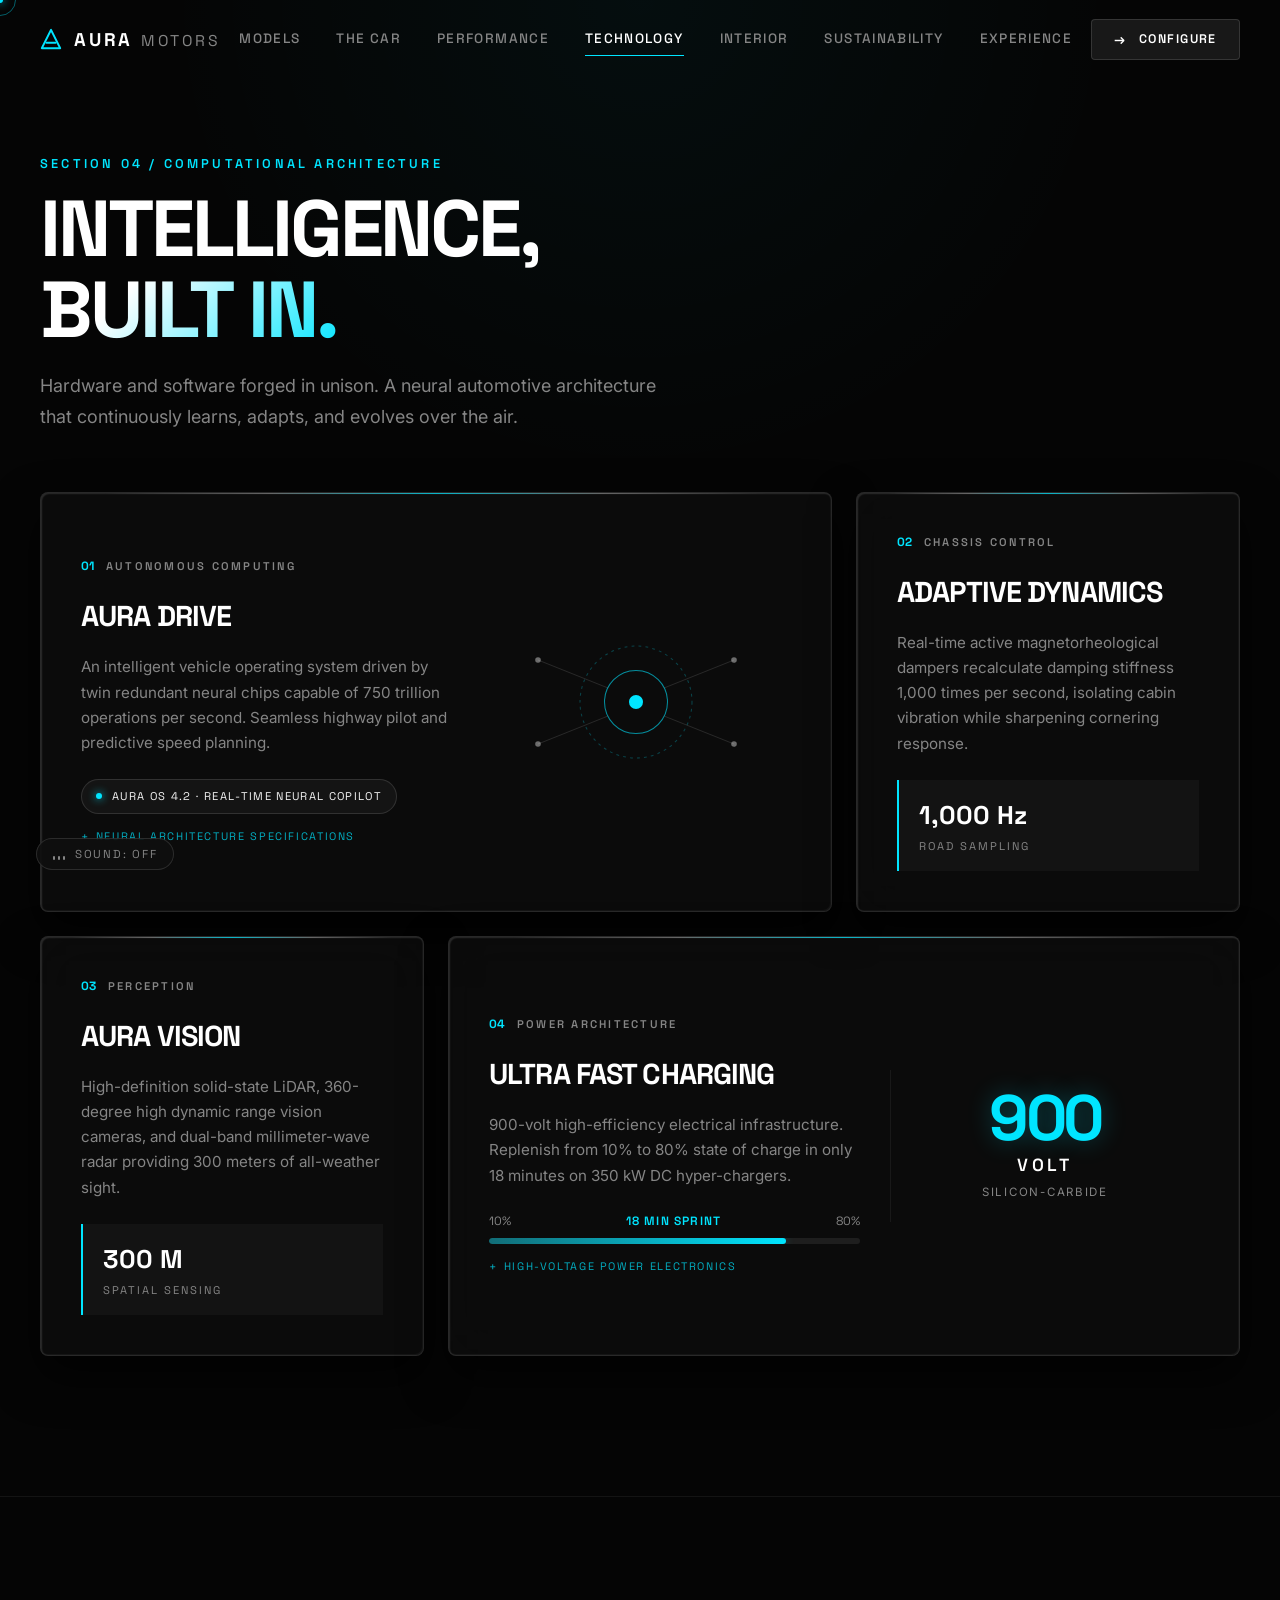
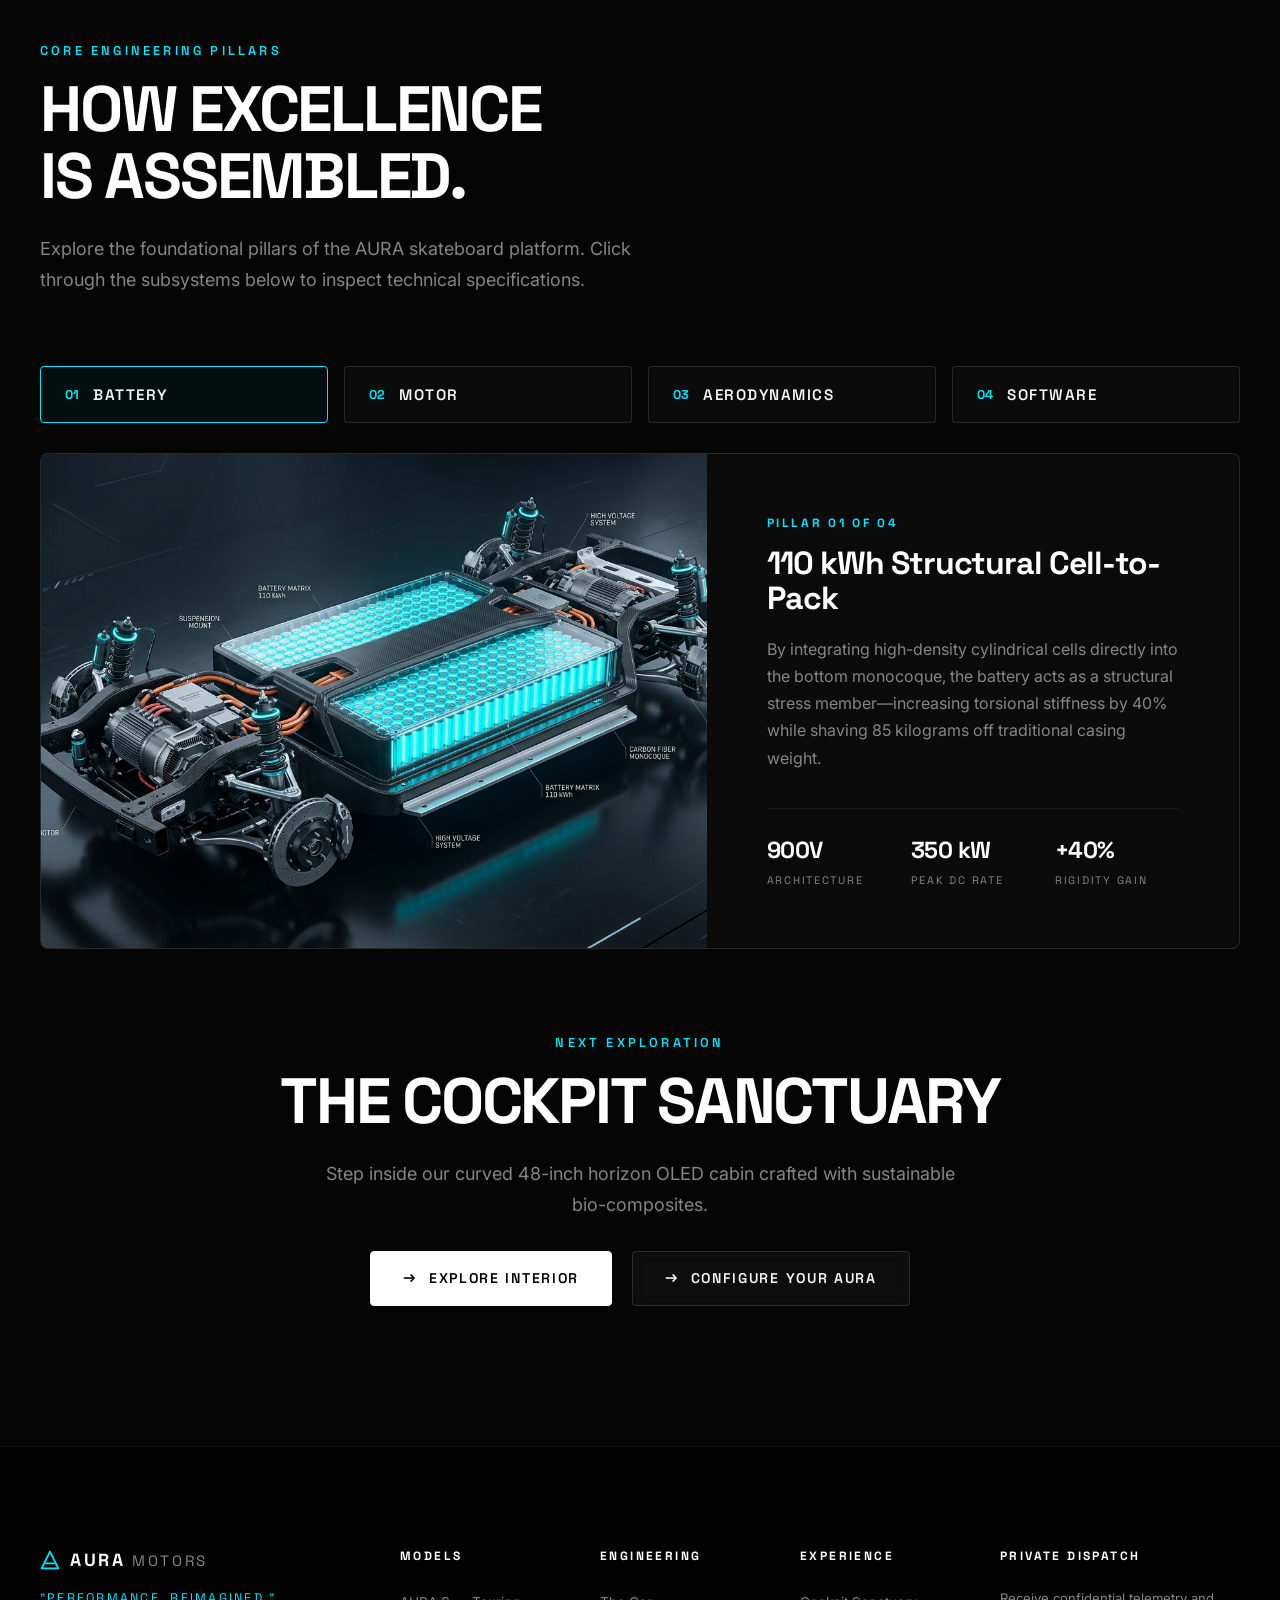
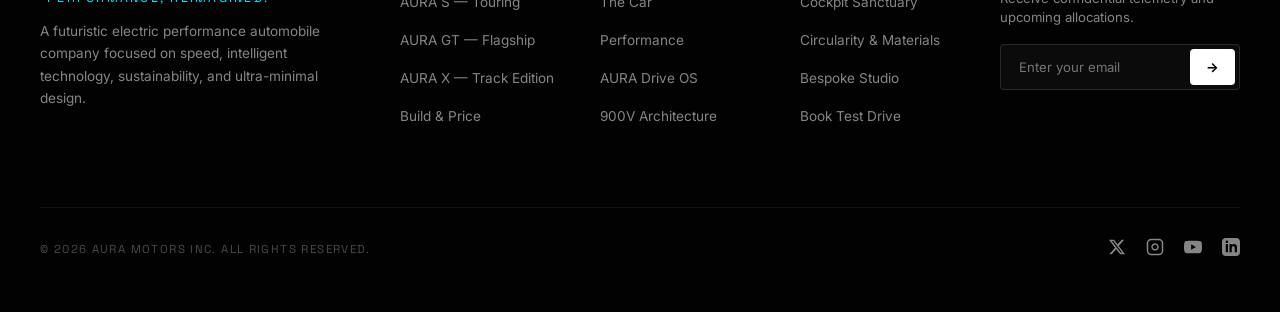
<file: technology.html>
<!DOCTYPE html>
<html lang="en">
<head>
  <meta charset="UTF-8">
  <meta name="viewport" content="width=device-width, initial-scale=1.0">
  <title>Technology & Intelligence | AURA MOTORS</title>
  <meta name="description" content="Explore AURA technology architecture: 750 TOPS neural copilot, 900V Silicon Carbide ultra-fast charging, 1,000 Hz adaptive dynamics, and structural cell-to-pack batteries.">
  <meta name="theme-color" content="#050505">
  <meta property="og:title" content="Technology & Intelligence | AURA MOTORS">
  <meta property="og:description" content="Explore AURA technology architecture: 750 TOPS neural copilot, 900V Silicon Carbide ultra-fast charging, 1,000 Hz adaptive dynamics, and structural cell-to-pack batteries.">
  <meta property="og:image" content="assets/chassis.jpg">
  <meta property="og:type" content="website">

  <link rel="preconnect" href="https://fonts.googleapis.com">
  <link rel="preconnect" href="https://fonts.gstatic.com" crossorigin>
  <link href="https://fonts.googleapis.com/css2?family=Inter:wght@300;400;500;600;700&family=Space+Grotesk:wght@400;500;600;700&display=swap" rel="stylesheet">
  <link rel="stylesheet" href="style.css">
</head>
<body class="loading">

  <div class="cursor-dot" id="cursorDot" aria-hidden="true"></div>
  <div class="cursor-ring" id="cursorRing" aria-hidden="true"></div>

  <!-- Ambient Sound Control Bar -->
  <aside class="audio-control-bar" aria-label="Audio controller">
    <button class="sound-toggle-btn" id="soundToggle" aria-label="Toggle synthetic electric drive sound" title="Toggle Electric Propulsion Audio">
      <span class="sound-bars" aria-hidden="true">
        <span class="bar"></span>
        <span class="bar"></span>
        <span class="bar"></span>
      </span>
      <span class="sound-text">SOUND: OFF</span>
    </button>
  </aside>

  <!-- Navigation Bar -->
  <header class="navbar" id="navbar">
    <div class="nav-container">
      <a href="index.html" class="nav-logo" aria-label="AURA MOTORS Homepage">
        <span class="logo-mark" aria-hidden="true">
          <svg width="22" height="22" viewBox="0 0 24 24" fill="none" stroke="currentColor" stroke-width="2.2" stroke-linecap="round" stroke-linejoin="round">
            <path d="M12 2L2 22h20L12 2z"></path>
            <path d="M7 16h10"></path>
          </svg>
        </span>
        <span class="logo-text">AURA <span>MOTORS</span></span>
      </a>

      <nav class="nav-links" aria-label="Primary Navigation">
        <a href="models.html" class="nav-link">Models</a>
        <a href="the-car.html" class="nav-link">The Car</a>
        <a href="performance.html" class="nav-link">Performance</a>
        <a href="technology.html" class="nav-link active">Technology</a>
        <a href="interior.html" class="nav-link">Interior</a>
        <a href="sustainability.html" class="nav-link">Sustainability</a>
        <a href="contact.html" class="nav-link">Experience</a>
      </nav>

      <div class="nav-actions">
        <a href="configurator.html" class="btn btn-nav">
          <span class="btn-arrow" aria-hidden="true">→</span>
          <span class="btn-text">Configure</span>
        </a>
        <button class="hamburger-btn" id="hamburgerBtn" aria-label="Toggle Navigation Menu" aria-expanded="false" aria-controls="mobileDrawer">
          <span class="hamburger-line"></span>
          <span class="hamburger-line"></span>
        </button>
      </div>
    </div>
  </header>

  <!-- Mobile Drawer Menu -->
  <div class="mobile-drawer" id="mobileDrawer" aria-hidden="true">
    <div class="drawer-inner">
      <nav class="drawer-nav">
        <a href="index.html" class="drawer-link">Overview</a>
        <a href="models.html" class="drawer-link">Models</a>
        <a href="the-car.html" class="drawer-link">The Car</a>
        <a href="performance.html" class="drawer-link">Performance</a>
        <a href="technology.html" class="drawer-link active">Technology</a>
        <a href="interior.html" class="drawer-link">Interior</a>
        <a href="sustainability.html" class="drawer-link">Sustainability</a>
        <a href="contact.html" class="drawer-link">Experience</a>
        <a href="configurator.html" class="drawer-link">Configurator</a>
      </nav>
      <div class="drawer-footer">
        <a href="configurator.html" class="btn btn-primary btn-block drawer-cta">
          <span class="btn-arrow" aria-hidden="true">→</span>
          <span class="btn-text">Configure Your Aura</span>
        </a>
        <div class="drawer-meta">
          <span>0–100 KM/H in 2.8 SEC</span>
          <span>AURA MOTORS © 2026</span>
        </div>
      </div>
    </div>
  </div>

  <main id="mainContent" class="page-transition">

    <!-- PAGE HERO -->
    <section class="page-hero">
      <div class="section-container">
        <div class="section-badge">SECTION 04 / COMPUTATIONAL ARCHITECTURE</div>
        <h1 class="page-title">
          INTELLIGENCE,<br>
          <span class="gradient-text">BUILT IN.</span>
        </h1>
        <p class="section-description">
          Hardware and software forged in unison. A neural automotive architecture that continuously learns, adapts, and evolves over the air.
        </p>
      </div>
    </section>

    <!-- BENTO GRID SECTION -->
    <section class="section" id="technology" style="padding-top: 10px; border-top: none;">
      <div class="section-container">

        <div class="bento-grid reveal-on-scroll">
          <!-- Card 1: Aura Drive (Large span, Expandable Liquid Glass) -->
          <article class="bento-card bento-wide liquid-glass" data-expandable="true" data-glow="accent">
            <div class="liquid-glass-highlight" aria-hidden="true"></div>
            <div class="bento-glow-surface" aria-hidden="true"></div>
            <div class="bento-content">
              <div class="bento-meta">
                <span class="bento-num">01</span>
                <span class="bento-tag">AUTONOMOUS COMPUTING</span>
              </div>
              <h2 class="bento-title">AURA DRIVE</h2>
              <p class="bento-desc">
                An intelligent vehicle operating system driven by twin redundant neural chips capable of 750 trillion operations per second. Seamless highway pilot and predictive speed planning.
              </p>
              <div class="bento-interactive-pill">
                <span class="pulse-dot"></span>
                <span>AURA OS 4.2 · REAL-TIME NEURAL COPILOT</span>
              </div>
              <div class="liquid-glass-expand-hint">
                <span class="expand-icon">+</span>
                <span class="expand-text">NEURAL ARCHITECTURE SPECIFICATIONS</span>
              </div>
              <div class="expandable-body">
                <div style="display: grid; grid-template-columns: repeat(auto-fit, minmax(130px, 1fr)); gap: 12px; font-size: 0.82rem; color: var(--text-secondary);">
                  <div>
                    <strong style="color: var(--text-primary); display: block; font-family: var(--font-display);">750 TOPS</strong>
                    Dual Redundant NPU
                  </div>
                  <div>
                    <strong style="color: var(--text-primary); display: block; font-family: var(--font-display);">&lt; 3ms</strong>
                    Decision Latency
                  </div>
                  <div>
                    <strong style="color: var(--text-primary); display: block; font-family: var(--font-display);">OTA 5G</strong>
                    Fleet Learning Sync
                  </div>
                </div>
              </div>
            </div>
            <div class="bento-visual visual-neural">
              <svg class="circuit-svg" viewBox="0 0 400 240" fill="none">
                <circle cx="200" cy="120" r="80" stroke="rgba(0, 229, 255, 0.25)" stroke-width="1.5" stroke-dasharray="4 6"/>
                <circle cx="200" cy="120" r="45" stroke="rgba(0, 229, 255, 0.6)" stroke-width="1.5"/>
                <circle cx="200" cy="120" r="10" fill="#00E5FF"/>
                <line x1="60" y1="60" x2="160" y2="100" stroke="rgba(255,255,255,0.15)" stroke-width="1.2"/>
                <line x1="340" y1="60" x2="240" y2="100" stroke="rgba(255,255,255,0.15)" stroke-width="1.2"/>
                <line x1="60" y1="180" x2="160" y2="140" stroke="rgba(255,255,255,0.15)" stroke-width="1.2"/>
                <line x1="340" y1="180" x2="240" y2="140" stroke="rgba(255,255,255,0.15)" stroke-width="1.2"/>
                <circle cx="60" cy="60" r="4" fill="rgba(255,255,255,0.4)"/>
                <circle cx="340" cy="60" r="4" fill="rgba(255,255,255,0.4)"/>
                <circle cx="60" cy="180" r="4" fill="rgba(255,255,255,0.4)"/>
                <circle cx="340" cy="180" r="4" fill="rgba(255,255,255,0.4)"/>
              </svg>
            </div>
          </article>

          <!-- Card 2: Adaptive Dynamics (Liquid Glass) -->
          <article class="bento-card bento-standard liquid-glass" data-glow="accent">
            <div class="liquid-glass-highlight" aria-hidden="true"></div>
            <div class="bento-glow-surface" aria-hidden="true"></div>
            <div class="bento-content">
              <div class="bento-meta">
                <span class="bento-num">02</span>
                <span class="bento-tag">CHASSIS CONTROL</span>
              </div>
              <h2 class="bento-title">ADAPTIVE DYNAMICS</h2>
              <p class="bento-desc">
                Real-time active magnetorheological dampers recalculate damping stiffness 1,000 times per second, isolating cabin vibration while sharpening cornering response.
              </p>
              <div class="bento-stat-chip">
                <span class="chip-val">1,000 Hz</span>
                <span class="chip-lbl">ROAD SAMPLING</span>
              </div>
            </div>
          </article>

          <!-- Card 3: Aura Vision (Liquid Glass) -->
          <article class="bento-card bento-standard liquid-glass" data-glow="accent">
            <div class="liquid-glass-highlight" aria-hidden="true"></div>
            <div class="bento-glow-surface" aria-hidden="true"></div>
            <div class="bento-content">
              <div class="bento-meta">
                <span class="bento-num">03</span>
                <span class="bento-tag">PERCEPTION</span>
              </div>
              <h2 class="bento-title">AURA VISION</h2>
              <p class="bento-desc">
                High-definition solid-state LiDAR, 360-degree high dynamic range vision cameras, and dual-band millimeter-wave radar providing 300 meters of all-weather sight.
              </p>
              <div class="bento-stat-chip">
                <span class="chip-val">300 M</span>
                <span class="chip-lbl">SPATIAL SENSING</span>
              </div>
            </div>
          </article>

          <!-- Card 4: Ultra Fast Charging (Wide span, Expandable Liquid Glass) -->
          <article class="bento-card bento-wide liquid-glass" data-expandable="true" data-glow="accent">
            <div class="liquid-glass-highlight" aria-hidden="true"></div>
            <div class="bento-glow-surface" aria-hidden="true"></div>
            <div class="bento-content">
              <div class="bento-meta">
                <span class="bento-num">04</span>
                <span class="bento-tag">POWER ARCHITECTURE</span>
              </div>
              <h2 class="bento-title">ULTRA FAST CHARGING</h2>
              <p class="bento-desc">
                900-volt high-efficiency electrical infrastructure. Replenish from 10% to 80% state of charge in only 18 minutes on 350 kW DC hyper-chargers.
              </p>
              <div class="charging-bar-wrapper">
                <div class="charging-stats">
                  <span>10%</span>
                  <span class="charging-time">18 MIN SPRINT</span>
                  <span>80%</span>
                </div>
                <div class="charging-track">
                  <div class="charging-fill"></div>
                </div>
              </div>
              <div class="liquid-glass-expand-hint">
                <span class="expand-icon">+</span>
                <span class="expand-text">HIGH-VOLTAGE POWER ELECTRONICS</span>
              </div>
              <div class="expandable-body">
                <div style="display: grid; grid-template-columns: repeat(auto-fit, minmax(130px, 1fr)); gap: 12px; font-size: 0.82rem; color: var(--text-secondary);">
                  <div>
                    <strong style="color: var(--text-primary); display: block; font-family: var(--font-display);">350 kW</strong>
                    Peak Hyper-DC Rate
                  </div>
                  <div>
                    <strong style="color: var(--text-primary); display: block; font-family: var(--font-display);">98.5%</strong>
                    SiC Inverter Efficiency
                  </div>
                  <div>
                    <strong style="color: var(--text-primary); display: block; font-family: var(--font-display);">Active Pre-Cool</strong>
                    Autonomous Thermal Prep
                  </div>
                </div>
              </div>
            </div>
            <div class="bento-visual visual-voltage">
              <div class="voltage-display">
                <span class="voltage-num">900</span>
                <span class="voltage-unit">VOLT</span>
                <span class="voltage-sub">SILICON-CARBIDE</span>
              </div>
            </div>
          </article>
        </div>

      </div>
    </section>

    <!-- APPLE-STYLE TECHNOLOGY STORY DEEP DIVE -->
    <section class="section" id="story" aria-label="Core Engineering Story">
      <div class="section-container">
        <div class="section-header reveal-on-scroll">
          <div class="section-badge">CORE ENGINEERING PILLARS</div>
          <h2 class="section-title">
            HOW EXCELLENCE<br>IS ASSEMBLED.
          </h2>
          <p class="section-description">
            Explore the foundational pillars of the AURA skateboard platform. Click through the subsystems below to inspect technical specifications.
          </p>
        </div>

        <div class="story-interactive reveal-on-scroll">
          <!-- Story Step Tabs -->
          <div class="story-nav" role="tablist" aria-label="Technology pillars">
            <button class="story-nav-btn active" data-story="battery" role="tab" aria-selected="true">
              <span class="s-step">01</span>
              <span class="s-name">BATTERY</span>
            </button>
            <button class="story-nav-btn" data-story="motor" role="tab" aria-selected="false">
              <span class="s-step">02</span>
              <span class="s-name">MOTOR</span>
            </button>
            <button class="story-nav-btn" data-story="aero" role="tab" aria-selected="false">
              <span class="s-step">03</span>
              <span class="s-name">AERODYNAMICS</span>
            </button>
            <button class="story-nav-btn" data-story="software" role="tab" aria-selected="false">
              <span class="s-step">04</span>
              <span class="s-name">SOFTWARE</span>
            </button>
          </div>

          <!-- Story Display Showcase -->
          <div class="story-display-card">
            <div class="story-card-media">
              <img src="assets/chassis.jpg" alt="AURA 110 kWh Skateboard Chassis Platform" class="story-img" id="storyMediaImg" loading="lazy" decoding="async" width="1024" height="683">
              <div class="story-img-glow" aria-hidden="true"></div>
            </div>

            <div class="story-card-content">
              <div class="story-counter" id="storyCounter">PILLAR 01 OF 04</div>
              <h3 class="story-heading" id="storyHeading">110 kWh Structural Cell-to-Pack</h3>
              <p class="story-text" id="storyText">
                By integrating high-density cylindrical cells directly into the bottom monocoque, the battery acts as a structural stress member—increasing torsional stiffness by 40% while shaving 85 kilograms off traditional casing weight.
              </p>
              <div class="story-highlights" id="storyHighlights">
                <div class="s-highlight-item">
                  <span class="sh-val">900V</span>
                  <span class="sh-lbl">ARCHITECTURE</span>
                </div>
                <div class="s-highlight-item">
                  <span class="sh-val">350 kW</span>
                  <span class="sh-lbl">PEAK DC RATE</span>
                </div>
                <div class="s-highlight-item">
                  <span class="sh-val">+40%</span>
                  <span class="sh-lbl">RIGIDITY GAIN</span>
                </div>
              </div>
            </div>
          </div>
        </div>

        <div style="margin-top: 80px; text-align: center;" class="reveal-on-scroll">
          <div class="section-badge">NEXT EXPLORATION</div>
          <h2 class="section-title">THE COCKPIT SANCTUARY</h2>
          <p class="section-description" style="margin: 0 auto 30px;">
            Step inside our curved 48-inch horizon OLED cabin crafted with sustainable bio-composites.
          </p>
          <div style="display: flex; justify-content: center; gap: 20px; flex-wrap: wrap;">
            <a href="interior.html" class="btn btn-primary">
              <span class="btn-arrow" aria-hidden="true">→</span>
              <span class="btn-text">Explore Interior</span>
            </a>
            <a href="configurator.html" class="btn btn-secondary">
              <span class="btn-arrow" aria-hidden="true">→</span>
              <span class="btn-text">Configure Your Aura</span>
            </a>
          </div>
        </div>

      </div>
    </section>

  </main>

  <!-- FOOTER -->
  <footer class="site-footer" id="footer">
    <div class="footer-container">
      <div class="footer-top">
        <div class="footer-brand-col">
          <a href="index.html" class="footer-logo">
            <span class="logo-mark" aria-hidden="true">
              <svg width="20" height="20" viewBox="0 0 24 24" fill="none" stroke="currentColor" stroke-width="2.2" stroke-linecap="round" stroke-linejoin="round">
                <path d="M12 2L2 22h20L12 2z"></path>
                <path d="M7 16h10"></path>
              </svg>
            </span>
            <span class="logo-text">AURA <span>MOTORS</span></span>
          </a>
          <p class="footer-tagline">"PERFORMANCE, REIMAGINED."</p>
          <p class="footer-desc">
            A futuristic electric performance automobile company focused on speed, intelligent technology, sustainability, and ultra-minimal design.
          </p>
        </div>

        <div class="footer-links-col">
          <span class="footer-heading">MODELS</span>
          <ul>
            <li><a href="models.html">AURA S — Touring</a></li>
            <li><a href="models.html">AURA GT — Flagship</a></li>
            <li><a href="models.html">AURA X — Track Edition</a></li>
            <li><a href="configurator.html">Build & Price</a></li>
          </ul>
        </div>

        <div class="footer-links-col">
          <span class="footer-heading">ENGINEERING</span>
          <ul>
            <li><a href="the-car.html">The Car</a></li>
            <li><a href="performance.html">Performance</a></li>
            <li><a href="technology.html">AURA Drive OS</a></li>
            <li><a href="technology.html">900V Architecture</a></li>
          </ul>
        </div>

        <div class="footer-links-col">
          <span class="footer-heading">EXPERIENCE</span>
          <ul>
            <li><a href="interior.html">Cockpit Sanctuary</a></li>
            <li><a href="sustainability.html">Circularity & Materials</a></li>
            <li><a href="configurator.html">Bespoke Studio</a></li>
            <li><a href="contact.html">Book Test Drive</a></li>
          </ul>
        </div>

        <div class="footer-newsletter-col">
          <span class="footer-heading">PRIVATE DISPATCH</span>
          <p class="newsletter-sub">Receive confidential telemetry and upcoming allocations.</p>
          <form class="newsletter-form" id="newsletterForm" onsubmit="return false;">
            <div class="input-wrap">
              <input type="email" id="newsletterEmail" placeholder="Enter your email" required aria-label="Email address for dispatch">
              <button type="submit" class="btn-input-arrow" aria-label="Submit newsletter subscription">→</button>
            </div>
            <div class="newsletter-feedback" id="newsletterMsg" role="status"></div>
          </form>
        </div>
      </div>

      <div class="footer-bottom">
        <div class="footer-copy">
          © 2026 AURA MOTORS INC. ALL RIGHTS RESERVED.
        </div>
        <div class="footer-socials">
          <a href="#" aria-label="Aura on X / Twitter" class="social-icon">
            <svg width="18" height="18" viewBox="0 0 24 24" fill="currentColor">
              <path d="M18.244 2.25h3.308l-7.227 8.26 8.502 11.24H16.17l-5.214-6.817L4.99 21.75H1.68l7.73-8.835L1.254 2.25H8.08l4.713 6.231zm-1.161 17.52h1.833L7.084 4.126H5.117z"/>
            </svg>
          </a>
          <a href="#" aria-label="Aura on Instagram" class="social-icon">
            <svg width="18" height="18" viewBox="0 0 24 24" fill="none" stroke="currentColor" stroke-width="2">
              <rect x="2" y="2" width="20" height="20" rx="5" ry="5"></rect>
              <path d="M16 11.37A4 4 0 1 1 12.63 8 4 4 0 0 1 16 11.37z"></path>
              <line x1="17.5" y1="6.5" x2="17.51" y2="6.5"></line>
            </svg>
          </a>
          <a href="#" aria-label="Aura on YouTube" class="social-icon">
            <svg width="18" height="18" viewBox="0 0 24 24" fill="currentColor">
              <path d="M23.498 6.186a3.016 3.016 0 0 0-2.122-2.136C19.505 3.545 12 3.545 12 3.545s-7.505 0-9.377.505A3.017 3.017 0 0 0 .502 6.186C0 8.07 0 12 0 12s0 3.93.502 5.814a3.016 3.016 0 0 0 2.122 2.136c1.871.505 9.376.505 9.376.505s7.505 0 9.377-.505a3.015 3.015 0 0 0 2.122-2.136C24 15.93 24 12 24 12s0-3.93-.502-5.814zM9.545 15.568V8.432L15.818 12l-6.273 3.568z"/>
            </svg>
          </a>
          <a href="#" aria-label="Aura on LinkedIn" class="social-icon">
            <svg width="18" height="18" viewBox="0 0 24 24" fill="currentColor">
              <path d="M19 0h-14c-2.761 0-5 2.239-5 5v14c0 2.761 2.239 5 5 5h14c2.762 0 5-2.239 5-5v-14c0-2.761-2.238-5-5-5zm-11 19h-3v-11h3v11zm-1.5-12.268c-.966 0-1.75-.79-1.75-1.764s.784-1.764 1.75-1.764 1.75.79 1.75 1.764-.783 1.764-1.75 1.764zm13.5 12.268h-3v-5.604c0-3.368-4-3.113-4 0v5.604h-3v-11h3v1.765c1.396-2.586 7-2.777 7 2.476v6.759z"/>
            </svg>
          </a>
        </div>
      </div>
    </div>
  </footer>

  <button class="back-to-top" id="backToTop" aria-label="Scroll back to top" title="Back to top">
    <span aria-hidden="true">↑</span>
  </button>

  <script src="assets/lenis.min.js"></script>
  <script src="script.js"></script>
</body>
</html>
</file>
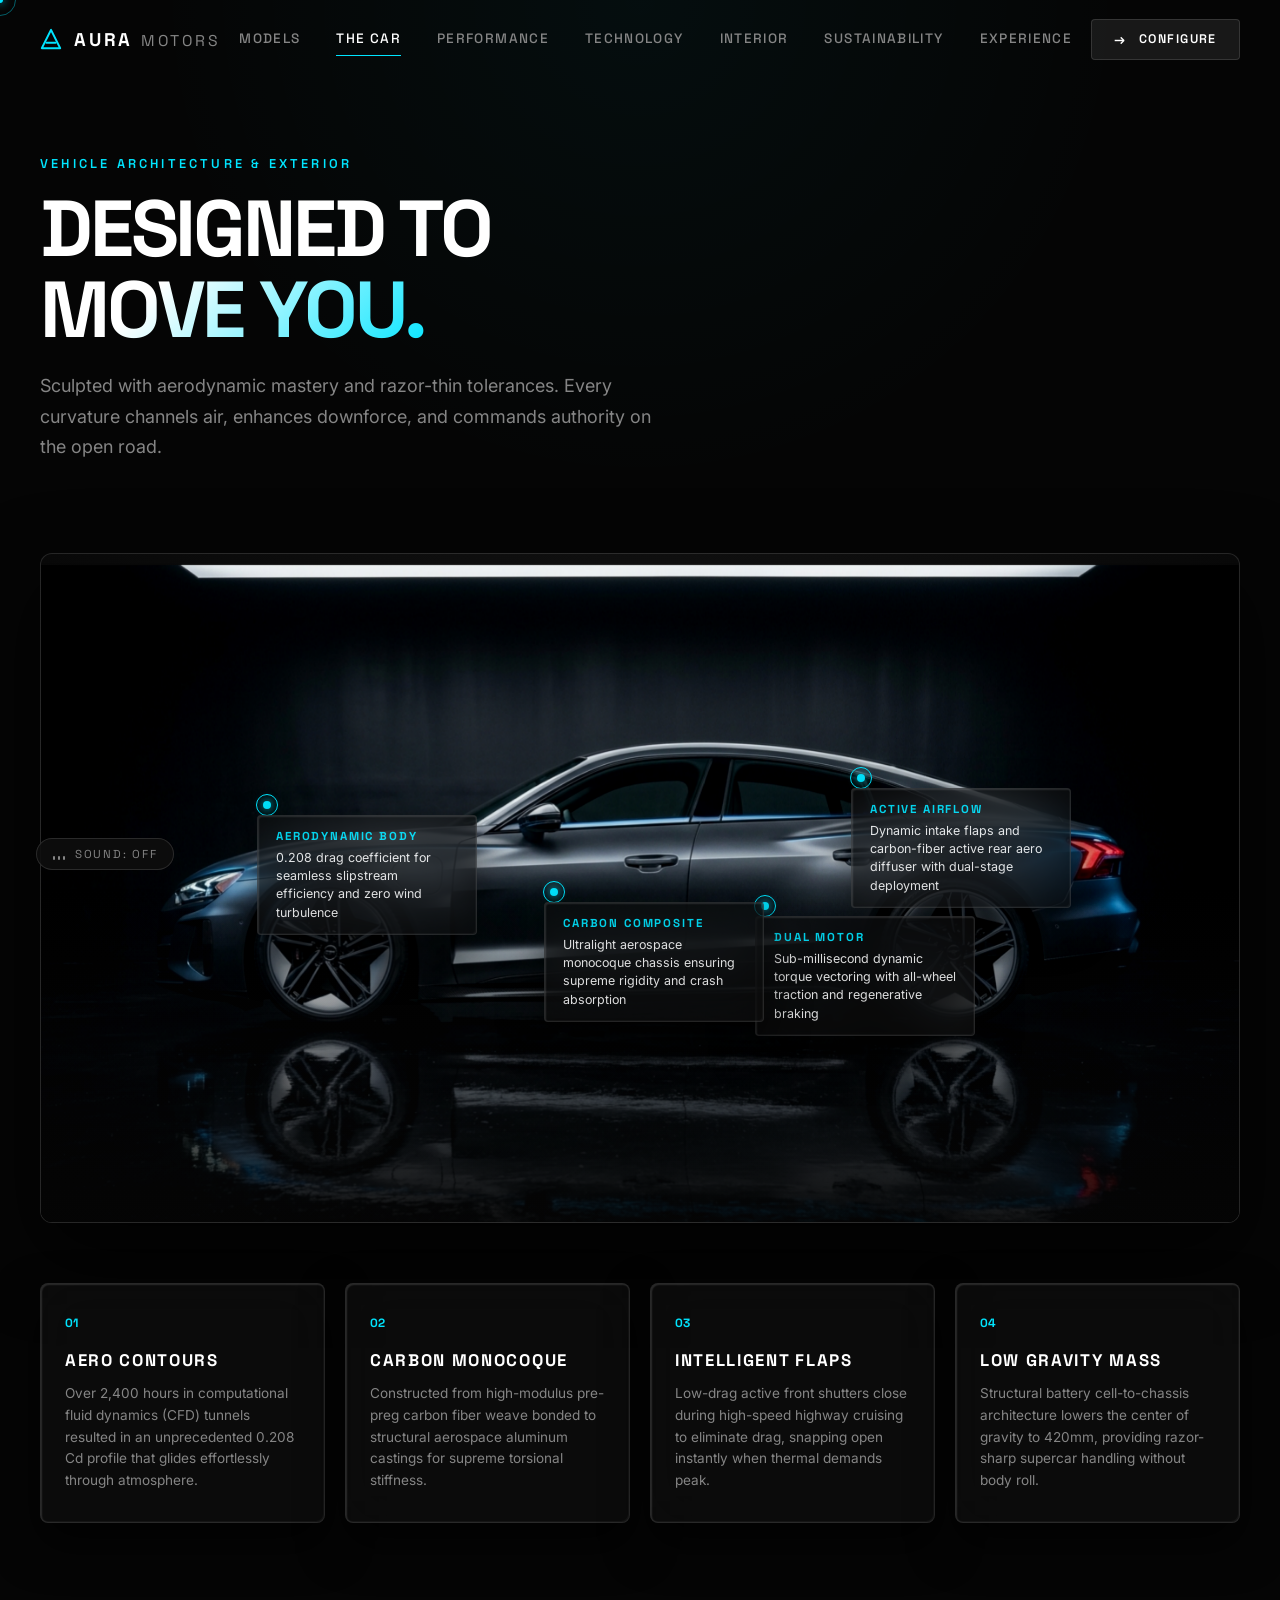
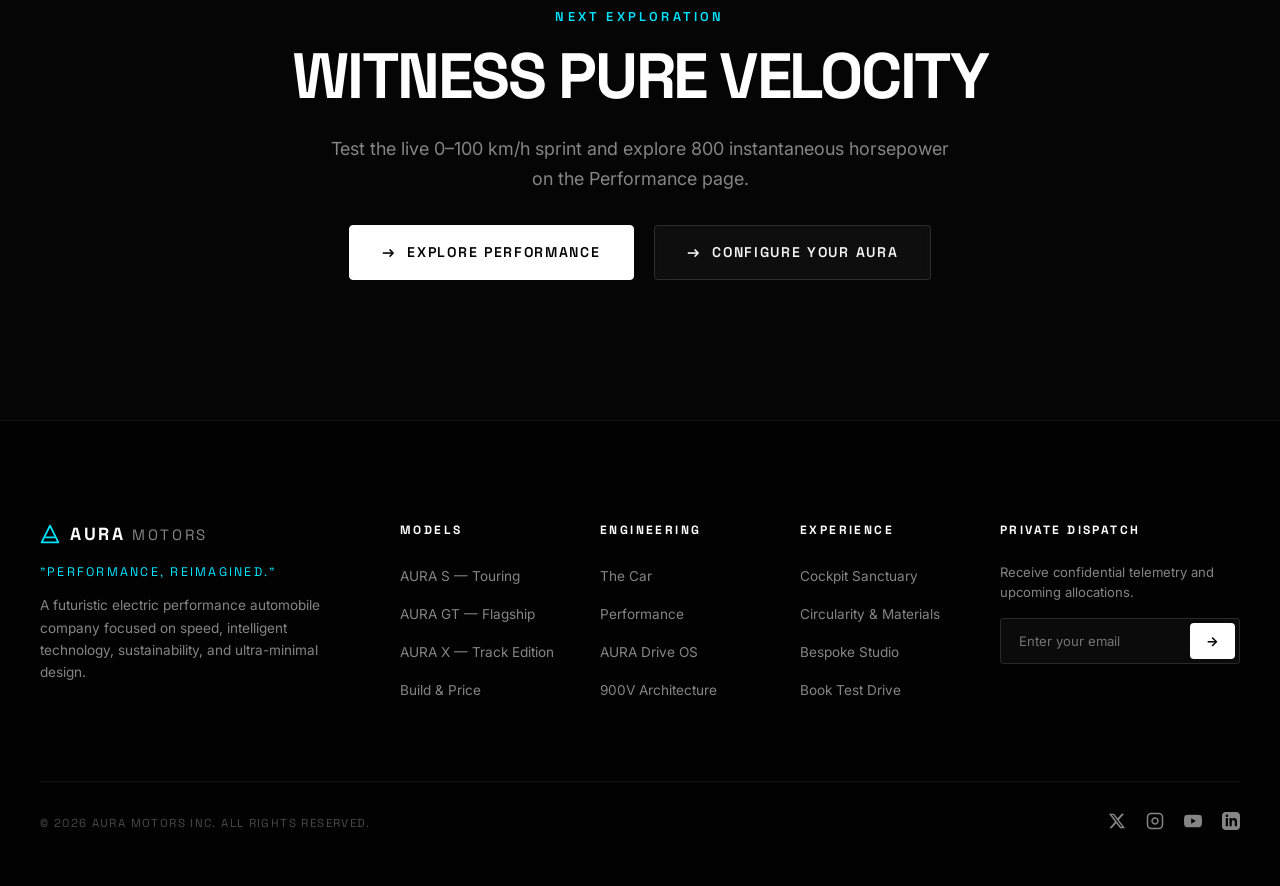
<file: the-car.html>
<!DOCTYPE html>
<html lang="en">
<head>
  <meta charset="UTF-8">
  <meta name="viewport" content="width=device-width, initial-scale=1.0">
  <title>The Car | Engineering & Aerodynamics | AURA MOTORS</title>
  <meta name="description" content="Discover the design and engineering architecture of AURA. 0.208 drag coefficient, carbon composite monocoque, active airflow, and dual-motor torque vectoring.">
  <meta name="theme-color" content="#050505">
  <meta property="og:title" content="The Car | Engineering & Aerodynamics | AURA MOTORS">
  <meta property="og:description" content="Discover the design and engineering architecture of AURA. 0.208 drag coefficient, carbon composite monocoque, active airflow, and dual-motor torque vectoring.">
  <meta property="og:image" content="assets/profile.jpg">
  <meta property="og:type" content="website">

  <link rel="preconnect" href="https://fonts.googleapis.com">
  <link rel="preconnect" href="https://fonts.gstatic.com" crossorigin>
  <link href="https://fonts.googleapis.com/css2?family=Inter:wght@300;400;500;600;700&family=Space+Grotesk:wght@400;500;600;700&display=swap" rel="stylesheet">
  <link rel="stylesheet" href="style.css">
</head>
<body class="loading">

  <div class="cursor-dot" id="cursorDot" aria-hidden="true"></div>
  <div class="cursor-ring" id="cursorRing" aria-hidden="true"></div>

  <!-- Ambient Sound Control Bar -->
  <aside class="audio-control-bar" aria-label="Audio controller">
    <button class="sound-toggle-btn" id="soundToggle" aria-label="Toggle synthetic electric drive sound" title="Toggle Electric Propulsion Audio">
      <span class="sound-bars" aria-hidden="true">
        <span class="bar"></span>
        <span class="bar"></span>
        <span class="bar"></span>
      </span>
      <span class="sound-text">SOUND: OFF</span>
    </button>
  </aside>

  <!-- Navigation Bar -->
  <header class="navbar" id="navbar">
    <div class="nav-container">
      <a href="index.html" class="nav-logo" aria-label="AURA MOTORS Homepage">
        <span class="logo-mark" aria-hidden="true">
          <svg width="22" height="22" viewBox="0 0 24 24" fill="none" stroke="currentColor" stroke-width="2.2" stroke-linecap="round" stroke-linejoin="round">
            <path d="M12 2L2 22h20L12 2z"></path>
            <path d="M7 16h10"></path>
          </svg>
        </span>
        <span class="logo-text">AURA <span>MOTORS</span></span>
      </a>

      <nav class="nav-links" aria-label="Primary Navigation">
        <a href="models.html" class="nav-link">Models</a>
        <a href="the-car.html" class="nav-link active">The Car</a>
        <a href="performance.html" class="nav-link">Performance</a>
        <a href="technology.html" class="nav-link">Technology</a>
        <a href="interior.html" class="nav-link">Interior</a>
        <a href="sustainability.html" class="nav-link">Sustainability</a>
        <a href="contact.html" class="nav-link">Experience</a>
      </nav>

      <div class="nav-actions">
        <a href="configurator.html" class="btn btn-nav">
          <span class="btn-arrow" aria-hidden="true">→</span>
          <span class="btn-text">Configure</span>
        </a>
        <button class="hamburger-btn" id="hamburgerBtn" aria-label="Toggle Navigation Menu" aria-expanded="false" aria-controls="mobileDrawer">
          <span class="hamburger-line"></span>
          <span class="hamburger-line"></span>
        </button>
      </div>
    </div>
  </header>

  <!-- Mobile Drawer Menu -->
  <div class="mobile-drawer" id="mobileDrawer" aria-hidden="true">
    <div class="drawer-inner">
      <nav class="drawer-nav">
        <a href="index.html" class="drawer-link">Overview</a>
        <a href="models.html" class="drawer-link">Models</a>
        <a href="the-car.html" class="drawer-link active">The Car</a>
        <a href="performance.html" class="drawer-link">Performance</a>
        <a href="technology.html" class="drawer-link">Technology</a>
        <a href="interior.html" class="drawer-link">Interior</a>
        <a href="sustainability.html" class="drawer-link">Sustainability</a>
        <a href="contact.html" class="drawer-link">Experience</a>
        <a href="configurator.html" class="drawer-link">Configurator</a>
      </nav>
      <div class="drawer-footer">
        <a href="configurator.html" class="btn btn-primary btn-block drawer-cta">
          <span class="btn-arrow" aria-hidden="true">→</span>
          <span class="btn-text">Configure Your Aura</span>
        </a>
        <div class="drawer-meta">
          <span>0–100 KM/H in 2.8 SEC</span>
          <span>AURA MOTORS © 2026</span>
        </div>
      </div>
    </div>
  </div>

  <main id="mainContent" class="page-transition">

    <!-- PAGE HERO -->
    <section class="page-hero">
      <div class="section-container">
        <div class="section-badge">VEHICLE ARCHITECTURE & EXTERIOR</div>
        <h1 class="page-title">
          DESIGNED TO<br>
          <span class="gradient-text">MOVE YOU.</span>
        </h1>
        <p class="section-description">
          Sculpted with aerodynamic mastery and razor-thin tolerances. Every curvature channels air, enhances downforce, and commands authority on the open road.
        </p>
      </div>
    </section>

    <!-- CAR STAGE & TECHNICAL HOTSPOTS -->
    <section class="section" style="padding-top: 20px; border-top: none;">
      <div class="section-container">
        <div class="car-stage-wrapper reveal-on-scroll">
          <div class="car-stage" id="carStage">
            <img src="assets/profile.jpg" alt="AURA Aerodynamic Profile View" class="car-stage-image" id="carStageImg" fetchpriority="high" width="1024" height="683">
            <div class="stage-gradient-glow" aria-hidden="true"></div>

            <!-- Interactive Technical Callout 1 -->
            <div class="tech-callout callout-1" data-spot="aero">
              <div class="callout-indicator">
                <span class="ping-circle" aria-hidden="true"></span>
                <span class="dot-core" aria-hidden="true"></span>
              </div>
              <div class="callout-line" aria-hidden="true"></div>
              <div class="callout-card">
                <span class="callout-tag">AERODYNAMIC BODY</span>
                <span class="callout-desc">0.208 drag coefficient for seamless slipstream efficiency and zero wind turbulence</span>
              </div>
            </div>

            <!-- Interactive Technical Callout 2 -->
            <div class="tech-callout callout-2" data-spot="airflow">
              <div class="callout-indicator">
                <span class="ping-circle" aria-hidden="true"></span>
                <span class="dot-core" aria-hidden="true"></span>
              </div>
              <div class="callout-line" aria-hidden="true"></div>
              <div class="callout-card">
                <span class="callout-tag">ACTIVE AIRFLOW</span>
                <span class="callout-desc">Dynamic intake flaps and carbon-fiber active rear aero diffuser with dual-stage deployment</span>
              </div>
            </div>

            <!-- Interactive Technical Callout 3 -->
            <div class="tech-callout callout-3" data-spot="dual-motor">
              <div class="callout-indicator">
                <span class="ping-circle" aria-hidden="true"></span>
                <span class="dot-core" aria-hidden="true"></span>
              </div>
              <div class="callout-line" aria-hidden="true"></div>
              <div class="callout-card">
                <span class="callout-tag">DUAL MOTOR</span>
                <span class="callout-desc">Sub-millisecond dynamic torque vectoring with all-wheel traction and regenerative braking</span>
              </div>
            </div>

            <!-- Interactive Technical Callout 4 -->
            <div class="tech-callout callout-4" data-spot="carbon">
              <div class="callout-indicator">
                <span class="ping-circle" aria-hidden="true"></span>
                <span class="dot-core" aria-hidden="true"></span>
              </div>
              <div class="callout-line" aria-hidden="true"></div>
              <div class="callout-card">
                <span class="callout-tag">CARBON COMPOSITE</span>
                <span class="callout-desc">Ultralight aerospace monocoque chassis ensuring supreme rigidity and crash absorption</span>
              </div>
            </div>
          </div>

          <div class="callout-controls-mobile" aria-hidden="true">
            <span class="mobile-hint">Tap hotspots on the vehicle to inspect engineering details</span>
          </div>
        </div>

        <!-- 4 Detailed Architecture Pillars -->
        <div class="interior-features-grid reveal-on-scroll" style="margin-top: 60px;">
          <div class="interior-card">
            <div class="interior-card-index">01</div>
            <h3 class="interior-card-title">AERO CONTOURS</h3>
            <p class="interior-card-text">
              Over 2,400 hours in computational fluid dynamics (CFD) tunnels resulted in an unprecedented 0.208 Cd profile that glides effortlessly through atmosphere.
            </p>
          </div>

          <div class="interior-card">
            <div class="interior-card-index">02</div>
            <h3 class="interior-card-title">CARBON MONOCOQUE</h3>
            <p class="interior-card-text">
              Constructed from high-modulus pre-preg carbon fiber weave bonded to structural aerospace aluminum castings for supreme torsional stiffness.
            </p>
          </div>

          <div class="interior-card">
            <div class="interior-card-index">03</div>
            <h3 class="interior-card-title">INTELLIGENT FLAPS</h3>
            <p class="interior-card-text">
              Low-drag active front shutters close during high-speed highway cruising to eliminate drag, snapping open instantly when thermal demands peak.
            </p>
          </div>

          <div class="interior-card">
            <div class="interior-card-index">04</div>
            <h3 class="interior-card-title">LOW GRAVITY MASS</h3>
            <p class="interior-card-text">
              Structural battery cell-to-chassis architecture lowers the center of gravity to 420mm, providing razor-sharp supercar handling without body roll.
            </p>
          </div>
        </div>

        <!-- Navigation Next Steps -->
        <div style="margin-top: 80px; text-align: center;" class="reveal-on-scroll">
          <div class="section-badge">NEXT EXPLORATION</div>
          <h2 class="section-title">WITNESS PURE VELOCITY</h2>
          <p class="section-description" style="margin: 0 auto 30px;">
            Test the live 0–100 km/h sprint and explore 800 instantaneous horsepower on the Performance page.
          </p>
          <div style="display: flex; justify-content: center; gap: 20px; flex-wrap: wrap;">
            <a href="performance.html" class="btn btn-primary">
              <span class="btn-arrow" aria-hidden="true">→</span>
              <span class="btn-text">Explore Performance</span>
            </a>
            <a href="configurator.html" class="btn btn-secondary">
              <span class="btn-arrow" aria-hidden="true">→</span>
              <span class="btn-text">Configure Your Aura</span>
            </a>
          </div>
        </div>

      </div>
    </section>

  </main>

  <!-- FOOTER -->
  <footer class="site-footer" id="footer">
    <div class="footer-container">
      <div class="footer-top">
        <div class="footer-brand-col">
          <a href="index.html" class="footer-logo">
            <span class="logo-mark" aria-hidden="true">
              <svg width="20" height="20" viewBox="0 0 24 24" fill="none" stroke="currentColor" stroke-width="2.2" stroke-linecap="round" stroke-linejoin="round">
                <path d="M12 2L2 22h20L12 2z"></path>
                <path d="M7 16h10"></path>
              </svg>
            </span>
            <span class="logo-text">AURA <span>MOTORS</span></span>
          </a>
          <p class="footer-tagline">"PERFORMANCE, REIMAGINED."</p>
          <p class="footer-desc">
            A futuristic electric performance automobile company focused on speed, intelligent technology, sustainability, and ultra-minimal design.
          </p>
        </div>

        <div class="footer-links-col">
          <span class="footer-heading">MODELS</span>
          <ul>
            <li><a href="models.html">AURA S — Touring</a></li>
            <li><a href="models.html">AURA GT — Flagship</a></li>
            <li><a href="models.html">AURA X — Track Edition</a></li>
            <li><a href="configurator.html">Build & Price</a></li>
          </ul>
        </div>

        <div class="footer-links-col">
          <span class="footer-heading">ENGINEERING</span>
          <ul>
            <li><a href="the-car.html">The Car</a></li>
            <li><a href="performance.html">Performance</a></li>
            <li><a href="technology.html">AURA Drive OS</a></li>
            <li><a href="technology.html">900V Architecture</a></li>
          </ul>
        </div>

        <div class="footer-links-col">
          <span class="footer-heading">EXPERIENCE</span>
          <ul>
            <li><a href="interior.html">Cockpit Sanctuary</a></li>
            <li><a href="sustainability.html">Circularity & Materials</a></li>
            <li><a href="configurator.html">Bespoke Studio</a></li>
            <li><a href="contact.html">Book Test Drive</a></li>
          </ul>
        </div>

        <div class="footer-newsletter-col">
          <span class="footer-heading">PRIVATE DISPATCH</span>
          <p class="newsletter-sub">Receive confidential telemetry and upcoming allocations.</p>
          <form class="newsletter-form" id="newsletterForm" onsubmit="return false;">
            <div class="input-wrap">
              <input type="email" id="newsletterEmail" placeholder="Enter your email" required aria-label="Email address for dispatch">
              <button type="submit" class="btn-input-arrow" aria-label="Submit newsletter subscription">→</button>
            </div>
            <div class="newsletter-feedback" id="newsletterMsg" role="status"></div>
          </form>
        </div>
      </div>

      <div class="footer-bottom">
        <div class="footer-copy">
          © 2026 AURA MOTORS INC. ALL RIGHTS RESERVED.
        </div>
        <div class="footer-socials">
          <a href="#" aria-label="Aura on X / Twitter" class="social-icon">
            <svg width="18" height="18" viewBox="0 0 24 24" fill="currentColor">
              <path d="M18.244 2.25h3.308l-7.227 8.26 8.502 11.24H16.17l-5.214-6.817L4.99 21.75H1.68l7.73-8.835L1.254 2.25H8.08l4.713 6.231zm-1.161 17.52h1.833L7.084 4.126H5.117z"/>
            </svg>
          </a>
          <a href="#" aria-label="Aura on Instagram" class="social-icon">
            <svg width="18" height="18" viewBox="0 0 24 24" fill="none" stroke="currentColor" stroke-width="2">
              <rect x="2" y="2" width="20" height="20" rx="5" ry="5"></rect>
              <path d="M16 11.37A4 4 0 1 1 12.63 8 4 4 0 0 1 16 11.37z"></path>
              <line x1="17.5" y1="6.5" x2="17.51" y2="6.5"></line>
            </svg>
          </a>
          <a href="#" aria-label="Aura on YouTube" class="social-icon">
            <svg width="18" height="18" viewBox="0 0 24 24" fill="currentColor">
              <path d="M23.498 6.186a3.016 3.016 0 0 0-2.122-2.136C19.505 3.545 12 3.545 12 3.545s-7.505 0-9.377.505A3.017 3.017 0 0 0 .502 6.186C0 8.07 0 12 0 12s0 3.93.502 5.814a3.016 3.016 0 0 0 2.122 2.136c1.871.505 9.376.505 9.376.505s7.505 0 9.377-.505a3.015 3.015 0 0 0 2.122-2.136C24 15.93 24 12 24 12s0-3.93-.502-5.814zM9.545 15.568V8.432L15.818 12l-6.273 3.568z"/>
            </svg>
          </a>
          <a href="#" aria-label="Aura on LinkedIn" class="social-icon">
            <svg width="18" height="18" viewBox="0 0 24 24" fill="currentColor">
              <path d="M19 0h-14c-2.761 0-5 2.239-5 5v14c0 2.761 2.239 5 5 5h14c2.762 0 5-2.239 5-5v-14c0-2.761-2.238-5-5-5zm-11 19h-3v-11h3v11zm-1.5-12.268c-.966 0-1.75-.79-1.75-1.764s.784-1.764 1.75-1.764 1.75.79 1.75 1.764-.783 1.764-1.75 1.764zm13.5 12.268h-3v-5.604c0-3.368-4-3.113-4 0v5.604h-3v-11h3v1.765c1.396-2.586 7-2.777 7 2.476v6.759z"/>
            </svg>
          </a>
        </div>
      </div>
    </div>
  </footer>

  <button class="back-to-top" id="backToTop" aria-label="Scroll back to top" title="Back to top">
    <span aria-hidden="true">↑</span>
  </button>

  <script src="assets/lenis.min.js"></script>
  <script src="script.js"></script>
</body>
</html>
</file>
<file: style.css>
/* ==========================================================================
   AURA MOTORS — LUXURY AUTOMOTIVE DESIGN SYSTEM
   Performance, Reimagined. Pure Vanilla CSS.
   ========================================================================== */

/* --------------------------------------------------------------------------
   01: CSS VARIABLES & DESIGN TOKENS
   -------------------------------------------------------------------------- */
:root {
  /* Brand Color Palette */
  --bg: #050505;
  --surface: #0B0B0B;
  --surface-card: #111111;
  --surface-card-hover: #161616;
  --surface-glass: rgba(15, 15, 15, 0.75);
  
  /* Text Shades */
  --text: #F5F5F5;
  --text-pure: #FFFFFF;
  --muted: #858585;
  --muted-dark: #4A4A4A;
  
  /* Borders & Dividers */
  --border: rgba(255, 255, 255, 0.12);
  --border-light: rgba(255, 255, 255, 0.06);
  --border-focus: rgba(0, 229, 255, 0.45);
  
  /* Restrained Electric Blue Accent */
  --accent: #00E5FF;
  --accent-rgb: 0, 229, 255;
  --accent-glow: rgba(0, 229, 255, 0.28);
  --accent-dim: rgba(0, 229, 255, 0.08);
  --accent-hover: #33EBFF;

  /* Typography */
  --font-sans: 'Inter', -apple-system, BlinkMacSystemFont, 'Segoe UI', Roboto, sans-serif;
  --font-display: 'Space Grotesk', -apple-system, BlinkMacSystemFont, sans-serif;

  /* Layout & Spacing */
  --nav-height: 80px;
  --container-max: 1400px;
  --radius-sm: 4px;
  --radius-md: 8px;
  --radius-lg: 12px;
  --radius-full: 9999px;

  /* Transitions */
  --ease-out: cubic-bezier(0.16, 1, 0.3, 1);
  --ease-in-out: cubic-bezier(0.65, 0, 0.35, 1);
  --transition-fast: 0.2s var(--ease-out);
  --transition-normal: 0.35s var(--ease-out);
  --transition-slow: 0.7s var(--ease-out);
}

/* --------------------------------------------------------------------------
   02: RESET & GLOBAL BASE STYLES
   -------------------------------------------------------------------------- */
*, *::before, *::after {
  box-sizing: border-box;
  margin: 0;
  padding: 0;
}

html {
  font-size: 16px;
  scroll-behavior: auto;
  background-color: var(--bg);
  color: var(--text);
  font-family: var(--font-sans);
  text-rendering: optimizeLegibility;
  -webkit-font-smoothing: antialiased;
  -moz-osx-font-smoothing: grayscale;
}

body {
  background-color: var(--bg);
  color: var(--text);
  overflow-x: hidden;
  line-height: 1.5;
  position: relative;
}

img {
  max-width: 100%;
  height: auto;
  display: block;
}

a {
  color: inherit;
  text-decoration: none;
}

button, input, select {
  font-family: inherit;
  color: inherit;
  border: none;
  background: none;
  outline: none;
}

button {
  cursor: pointer;
}

ul, ol {
  list-style: none;
}

::selection {
  background: var(--accent);
  color: #000000;
}

/* --------------------------------------------------------------------------
   03: CUSTOM CURSOR (DESKTOP)
   -------------------------------------------------------------------------- */
.cursor-dot {
  width: 6px;
  height: 6px;
  background: var(--accent);
  border-radius: 50%;
  position: fixed;
  top: 0;
  left: 0;
  pointer-events: none;
  z-index: 9999;
  transform: translate(-50%, -50%);
  transition: transform 0.08s ease, width 0.2s ease, height 0.2s ease, background 0.2s ease;
  box-shadow: 0 0 10px var(--accent);
}

.cursor-ring {
  width: 32px;
  height: 32px;
  border: 1px solid rgba(0, 229, 255, 0.4);
  border-radius: 50%;
  position: fixed;
  top: 0;
  left: 0;
  pointer-events: none;
  z-index: 9998;
  transform: translate(-50%, -50%);
  transition: width 0.25s ease, height 0.25s ease, border-color 0.25s ease, background 0.25s ease;
}

body.cursor-hover .cursor-dot {
  transform: translate(-50%, -50%) scale(1.6);
  background: #FFFFFF;
}

body.cursor-hover .cursor-ring {
  width: 54px;
  height: 54px;
  border-color: rgba(255, 255, 255, 0.6);
  background: rgba(0, 229, 255, 0.05);
}

@media (pointer: coarse) or (max-width: 992px) {
  .cursor-dot, .cursor-ring {
    display: none !important;
  }
}

/* --------------------------------------------------------------------------
   04: TYPOGRAPHY & COMMON UTILITIES
   -------------------------------------------------------------------------- */
.section {
  padding: 140px 0;
  position: relative;
  border-top: 1px solid var(--border-light);
}

.section-container {
  max-width: var(--container-max);
  margin: 0 auto;
  padding: 0 40px;
}

.section-header {
  margin-bottom: 70px;
  max-width: 800px;
}

.section-badge {
  font-family: var(--font-display);
  font-size: 0.8rem;
  letter-spacing: 0.25em;
  text-transform: uppercase;
  color: var(--accent);
  margin-bottom: 16px;
  display: inline-block;
  font-weight: 600;
}

.section-title {
  font-family: var(--font-display);
  font-size: clamp(2.4rem, 5vw, 4.4rem);
  font-weight: 700;
  line-height: 1.05;
  letter-spacing: -0.035em;
  color: var(--text-pure);
  text-transform: uppercase;
  margin-bottom: 24px;
}

.section-description {
  font-size: 1.125rem;
  color: var(--muted);
  line-height: 1.7;
  max-width: 640px;
}

.gradient-text {
  background: linear-gradient(135deg, #FFFFFF 30%, var(--accent) 100%);
  -webkit-background-clip: text;
  -webkit-text-fill-color: transparent;
}

/* --------------------------------------------------------------------------
   05: SOPHISTICATED BUTTONS & MICRO-INTERACTIONS
   -------------------------------------------------------------------------- */
.btn {
  display: inline-flex;
  align-items: center;
  justify-content: center;
  gap: 12px;
  padding: 16px 32px;
  font-family: var(--font-display);
  font-size: 0.88rem;
  font-weight: 600;
  letter-spacing: 0.12em;
  text-transform: uppercase;
  border-radius: var(--radius-sm);
  transition: all var(--transition-normal);
  position: relative;
  overflow: hidden;
  cursor: pointer;
  white-space: nowrap;
}

.btn-arrow {
  display: inline-block;
  transition: transform var(--transition-normal);
  font-size: 1.1em;
  line-height: 1;
}

.btn-primary {
  background-color: var(--text-pure);
  color: #000000;
  border: 1px solid var(--text-pure);
}

.btn-primary:hover {
  background-color: var(--accent);
  border-color: var(--accent);
  color: #000000;
  box-shadow: 0 0 24px var(--accent-glow);
}

.btn-primary:hover .btn-arrow {
  transform: translateX(5px);
}

.btn-secondary {
  background-color: rgba(255, 255, 255, 0.04);
  color: var(--text);
  border: 1px solid var(--border);
  backdrop-filter: blur(8px);
}

.btn-secondary:hover {
  background-color: rgba(255, 255, 255, 0.12);
  border-color: rgba(255, 255, 255, 0.35);
  color: var(--text-pure);
}

.btn-secondary:hover .btn-arrow {
  transform: translateX(5px);
}

.btn-sm {
  padding: 10px 20px;
  font-size: 0.78rem;
}

.btn-lg {
  padding: 20px 42px;
  font-size: 0.95rem;
}

.btn-block {
  width: 100%;
}

/* --------------------------------------------------------------------------
   06: FLOATING AUDIO SYNTHESIZER BAR
   -------------------------------------------------------------------------- */
.audio-control-bar {
  position: fixed;
  bottom: 30px;
  left: 36px;
  z-index: 900;
}

.sound-toggle-btn {
  display: flex;
  align-items: center;
  gap: 10px;
  padding: 8px 16px;
  background: rgba(15, 15, 15, 0.8);
  border: 1px solid var(--border);
  border-radius: var(--radius-full);
  backdrop-filter: blur(12px);
  font-size: 0.72rem;
  font-family: var(--font-display);
  letter-spacing: 0.15em;
  color: var(--muted);
  transition: all var(--transition-fast);
}

.sound-toggle-btn:hover {
  border-color: var(--accent);
  color: var(--text-pure);
}

.sound-bars {
  display: flex;
  align-items: flex-end;
  gap: 3px;
  height: 12px;
}

.sound-bars .bar {
  width: 2px;
  height: 4px;
  background: var(--muted);
  border-radius: 1px;
  transition: height 0.2s ease, background 0.2s ease;
}

.sound-toggle-btn.active {
  border-color: var(--accent);
  color: var(--accent);
}

.sound-toggle-btn.active .sound-bars .bar {
  background: var(--accent);
  animation: soundBarPulse 1s ease-in-out infinite alternate;
}

.sound-toggle-btn.active .sound-bars .bar:nth-child(2) {
  animation-delay: 0.2s;
  height: 12px;
}

.sound-toggle-btn.active .sound-bars .bar:nth-child(3) {
  animation-delay: 0.4s;
  height: 8px;
}

@keyframes soundBarPulse {
  0% { height: 3px; }
  100% { height: 12px; }
}

/* --------------------------------------------------------------------------
   07: NAVIGATION BAR
   -------------------------------------------------------------------------- */
.navbar {
  position: fixed;
  top: 0;
  left: 0;
  width: 100%;
  height: var(--nav-height);
  z-index: 1000;
  transition: background-color var(--transition-normal), backdrop-filter var(--transition-normal), border-color var(--transition-normal), box-shadow var(--transition-normal);
  border-bottom: 1px solid transparent;
}

.navbar.scrolled {
  background-color: rgba(5, 5, 5, 0.88);
  backdrop-filter: blur(20px);
  -webkit-backdrop-filter: blur(20px);
  border-bottom: 1px solid rgba(255, 255, 255, 0.08);
  box-shadow: 0 12px 30px rgba(0, 0, 0, 0.6);
}

.nav-container {
  max-width: var(--container-max);
  height: 100%;
  margin: 0 auto;
  padding: 0 40px;
  display: flex;
  align-items: center;
  justify-content: space-between;
}

.nav-logo {
  display: flex;
  align-items: center;
  gap: 12px;
  font-family: var(--font-display);
  font-weight: 700;
  font-size: 1.15rem;
  letter-spacing: 0.15em;
  color: var(--text-pure);
}

.logo-mark {
  color: var(--accent);
  display: flex;
  align-items: center;
  justify-content: center;
  transition: transform var(--transition-fast);
}

.nav-logo:hover .logo-mark {
  transform: rotate(180deg);
}

.logo-text span {
  font-weight: 400;
  color: var(--muted);
  font-size: 0.85em;
}

.nav-links {
  display: flex;
  align-items: center;
  gap: 36px;
}

.nav-link {
  font-size: 0.85rem;
  font-family: var(--font-display);
  letter-spacing: 0.1em;
  text-transform: uppercase;
  color: var(--muted);
  font-weight: 500;
  transition: color var(--transition-fast);
  position: relative;
  padding: 6px 0;
}

.nav-link::after {
  content: '';
  position: absolute;
  bottom: 0;
  left: 0;
  width: 0%;
  height: 1px;
  background-color: var(--accent);
  transition: width var(--transition-fast);
}

.nav-link:hover, .nav-link.active {
  color: var(--text-pure);
}

.nav-link:hover::after, .nav-link.active::after {
  width: 100%;
}

.nav-actions {
  display: flex;
  align-items: center;
  gap: 20px;
}

.btn-nav {
  padding: 10px 22px;
  font-size: 0.78rem;
  background: rgba(255, 255, 255, 0.08);
  border: 1px solid var(--border);
  color: var(--text-pure);
}

.btn-nav:hover {
  background: var(--text-pure);
  color: #000000;
  border-color: var(--text-pure);
}

.btn-nav:hover .btn-arrow {
  transform: translateX(4px);
}

.hamburger-btn {
  display: none;
  flex-direction: column;
  justify-content: center;
  gap: 6px;
  width: 44px;
  height: 44px;
  padding: 8px;
  border-radius: var(--radius-sm);
  background: rgba(255, 255, 255, 0.04);
  border: 1px solid var(--border);
}

.hamburger-line {
  width: 100%;
  height: 2px;
  background-color: var(--text-pure);
  transition: transform var(--transition-normal), opacity var(--transition-normal);
}

.hamburger-btn.active .hamburger-line:nth-child(1) {
  transform: translateY(4px) rotate(45deg);
}

.hamburger-btn.active .hamburger-line:nth-child(2) {
  transform: translateY(-4px) rotate(-45deg);
}

/* Mobile Drawer */
.mobile-drawer {
  position: fixed;
  top: var(--nav-height);
  left: 0;
  width: 100%;
  height: calc(100vh - var(--nav-height));
  background: rgba(5, 5, 5, 0.98);
  backdrop-filter: blur(25px);
  -webkit-backdrop-filter: blur(25px);
  z-index: 999;
  display: flex;
  flex-direction: column;
  opacity: 0;
  visibility: hidden;
  pointer-events: none;
  transition: opacity var(--transition-normal), visibility var(--transition-normal);
}

.mobile-drawer.open {
  opacity: 1;
  visibility: visible;
  pointer-events: auto;
}

.drawer-inner {
  height: 100%;
  padding: 40px;
  display: flex;
  flex-direction: column;
  justify-content: space-between;
  overflow-y: auto;
}

.drawer-nav {
  display: flex;
  flex-direction: column;
  gap: 20px;
}

.drawer-link {
  font-family: var(--font-display);
  font-size: 1.8rem;
  font-weight: 600;
  text-transform: uppercase;
  letter-spacing: -0.02em;
  color: var(--muted);
  transition: color var(--transition-fast), transform var(--transition-fast);
}

.drawer-link:hover, .drawer-link.active {
  color: var(--accent);
  transform: translateX(8px);
}

.drawer-footer {
  display: flex;
  flex-direction: column;
  gap: 24px;
  padding-top: 30px;
  border-top: 1px solid var(--border);
}

.drawer-meta {
  display: flex;
  justify-content: space-between;
  font-size: 0.78rem;
  font-family: var(--font-display);
  letter-spacing: 0.1em;
  color: var(--muted-dark);
}

/* --------------------------------------------------------------------------
   08: HERO SECTION
   -------------------------------------------------------------------------- */
.hero-section {
  position: relative;
  min-height: 100vh;
  display: flex;
  flex-direction: column;
  justify-content: space-between;
  padding-top: calc(var(--nav-height) + 40px);
  padding-bottom: 40px;
  overflow: hidden;
}

.hero-bg-container {
  position: absolute;
  top: 0;
  left: 0;
  width: 100%;
  height: 100%;
  z-index: 1;
  overflow: hidden;
}

.hero-bg-img {
  width: 100%;
  height: 100%;
  object-fit: cover;
  object-position: center;
  transform: scale(1.08);
  transition: transform 2.5s cubic-bezier(0.1, 0.9, 0.2, 1);
  filter: brightness(0.85) contrast(1.05);
}

body.loaded .hero-bg-img {
  transform: scale(1);
}

.hero-overlay {
  position: absolute;
  top: 0;
  left: 0;
  width: 100%;
  height: 100%;
  background: radial-gradient(circle at 50% 40%, rgba(5, 5, 5, 0.2) 0%, rgba(5, 5, 5, 0.75) 60%, rgba(5, 5, 5, 0.98) 100%),
              linear-gradient(to bottom, rgba(5, 5, 5, 0.8) 0%, transparent 25%, transparent 60%, var(--bg) 100%);
  pointer-events: none;
}

.hero-grid-lines {
  position: absolute;
  top: 0;
  left: 0;
  width: 100%;
  height: 100%;
  background-image: linear-gradient(rgba(255, 255, 255, 0.02) 1px, transparent 1px),
                    linear-gradient(90deg, rgba(255, 255, 255, 0.02) 1px, transparent 1px);
  background-size: 80px 80px;
  opacity: 0.6;
  pointer-events: none;
}

.hero-content {
  position: relative;
  z-index: 10;
  max-width: var(--container-max);
  margin: 0 auto;
  padding: 60px 40px 0;
  width: 100%;
}

.hero-micro-label {
  display: inline-flex;
  align-items: center;
  gap: 14px;
  padding: 6px 14px;
  background: rgba(255, 255, 255, 0.04);
  border: 1px solid var(--border);
  border-radius: var(--radius-full);
  backdrop-filter: blur(8px);
  margin-bottom: 28px;
}

.label-badge {
  font-family: var(--font-display);
  font-size: 0.75rem;
  font-weight: 700;
  letter-spacing: 0.2em;
  color: var(--accent);
}

.label-divider {
  width: 1px;
  height: 10px;
  background-color: var(--border);
}

.label-sub {
  font-family: var(--font-display);
  font-size: 0.72rem;
  letter-spacing: 0.15em;
  color: var(--muted);
  text-transform: uppercase;
}

.hero-heading {
  font-family: var(--font-display);
  font-size: clamp(3rem, 7.8vw, 7.2rem);
  font-weight: 700;
  line-height: 0.94;
  letter-spacing: -0.045em;
  color: var(--text-pure);
  text-transform: uppercase;
  margin-bottom: 24px;
  max-width: 1100px;
}

.hero-subtext {
  font-size: clamp(1.1rem, 1.8vw, 1.4rem);
  color: rgba(245, 245, 245, 0.85);
  max-width: 600px;
  line-height: 1.6;
  margin-bottom: 40px;
  font-weight: 300;
}

.hero-buttons {
  display: flex;
  align-items: center;
  gap: 20px;
  flex-wrap: wrap;
}

/* Hero Stats Bar */
.hero-stats-wrapper {
  position: relative;
  z-index: 10;
  max-width: var(--container-max);
  margin: 60px auto 0;
  padding: 0 40px;
  width: 100%;
  display: flex;
  align-items: flex-end;
  justify-content: space-between;
}

.hero-stats {
  display: flex;
  align-items: center;
  gap: 48px;
  background: rgba(11, 11, 11, 0.75);
  border: 1px solid var(--border);
  padding: 24px 36px;
  border-radius: var(--radius-md);
  backdrop-filter: blur(16px);
}

.hero-stat-item {
  display: flex;
  flex-direction: column;
}

.stat-label {
  font-family: var(--font-display);
  font-size: 0.72rem;
  letter-spacing: 0.2em;
  color: var(--muted);
  margin-bottom: 6px;
  font-weight: 600;
}

.stat-value-group {
  display: flex;
  align-items: baseline;
  gap: 6px;
}

.stat-number {
  font-family: var(--font-display);
  font-size: 2.5rem;
  font-weight: 700;
  line-height: 1;
  color: var(--text-pure);
  letter-spacing: -0.04em;
}

.stat-unit {
  font-family: var(--font-display);
  font-size: 0.95rem;
  font-weight: 600;
  color: var(--accent);
  letter-spacing: 0.1em;
}

.stat-footnote {
  font-size: 0.72rem;
  color: var(--muted-dark);
  margin-top: 4px;
}

.stat-separator {
  width: 1px;
  height: 48px;
  background-color: var(--border);
}

.scroll-indicator {
  display: flex;
  flex-direction: column;
  align-items: center;
  gap: 8px;
  color: var(--muted);
  font-family: var(--font-display);
  font-size: 0.72rem;
  letter-spacing: 0.2em;
  transition: color var(--transition-fast);
}

.scroll-indicator:hover {
  color: var(--accent);
}

.scroll-arrow {
  font-size: 1.2rem;
  animation: bounceDown 1.8s infinite ease-in-out;
}

@keyframes bounceDown {
  0%, 100% { transform: translateY(0); }
  50% { transform: translateY(8px); }
}

/* --------------------------------------------------------------------------
   09: SECTION 02 — THE CAR (CINEMATIC CALLOUTS)
   -------------------------------------------------------------------------- */
.car-stage-wrapper {
  position: relative;
  width: 100%;
  margin-top: 20px;
}

.car-stage {
  position: relative;
  width: 100%;
  border-radius: var(--radius-lg);
  overflow: hidden;
  background: radial-gradient(circle at 50% 50%, #151515 0%, #080808 100%);
  border: 1px solid var(--border);
  box-shadow: 0 30px 80px rgba(0, 0, 0, 0.8);
}

.car-stage-image {
  width: 100%;
  height: auto;
  display: block;
  filter: contrast(1.05) brightness(0.95);
  transition: transform 1.2s var(--ease-out);
}

.car-stage:hover .car-stage-image {
  transform: scale(1.015);
}

.stage-gradient-glow {
  position: absolute;
  bottom: 0;
  left: 0;
  width: 100%;
  height: 50%;
  background: linear-gradient(to top, rgba(5, 5, 5, 0.9) 0%, transparent 100%);
  pointer-events: none;
}

/* Hotspot Callouts */
.tech-callout {
  position: absolute;
  z-index: 20;
}

/* Callout 1: Aerodynamic Body (Front Hood) */
.callout-1 {
  top: 36%;
  left: 18%;
}

/* Callout 2: Active Airflow (Rear Aeroblade) */
.callout-2 {
  top: 32%;
  right: 14%;
}

/* Callout 3: Dual Motor (Rear Wheel Axle) */
.callout-3 {
  bottom: 28%;
  right: 22%;
}

/* Callout 4: Carbon Monocoque (Side Rocker) */
.callout-4 {
  bottom: 30%;
  left: 42%;
}

.callout-indicator {
  position: relative;
  width: 20px;
  height: 20px;
  cursor: pointer;
  display: flex;
  align-items: center;
  justify-content: center;
}

.dot-core {
  width: 8px;
  height: 8px;
  background-color: var(--accent);
  border-radius: 50%;
  box-shadow: 0 0 10px var(--accent);
}

.ping-circle {
  position: absolute;
  width: 22px;
  height: 22px;
  border: 1px solid var(--accent);
  border-radius: 50%;
  animation: pingGlow 2.2s infinite cubic-bezier(0, 0, 0.2, 1);
}

@keyframes pingGlow {
  0% { transform: scale(0.6); opacity: 1; }
  100% { transform: scale(2.2); opacity: 0; }
}

.callout-card {
  position: absolute;
  top: calc(100% + 10px);
  left: 50%;
  transform: translateX(-50%);
  background: rgba(11, 11, 11, 0.88);
  border: 1px solid var(--border);
  backdrop-filter: blur(14px);
  padding: 12px 18px;
  border-radius: var(--radius-sm);
  width: 220px;
  pointer-events: none;
  opacity: 0.9;
  transition: all var(--transition-normal);
  box-shadow: 0 10px 25px rgba(0, 0, 0, 0.6);
}

.tech-callout:hover .callout-card {
  opacity: 1;
  border-color: var(--accent);
  transform: translateX(-50%) translateY(-3px);
  box-shadow: 0 12px 30px rgba(0, 229, 255, 0.15);
}

.callout-tag {
  display: block;
  font-family: var(--font-display);
  font-size: 0.72rem;
  font-weight: 700;
  letter-spacing: 0.16em;
  color: var(--accent);
  margin-bottom: 4px;
}

.callout-desc {
  display: block;
  font-size: 0.78rem;
  color: var(--text);
  line-height: 1.45;
}

.callout-controls-mobile {
  display: none;
  text-align: center;
  margin-top: 16px;
}

.mobile-hint {
  font-size: 0.75rem;
  color: var(--muted);
  letter-spacing: 0.05em;
}

/* --------------------------------------------------------------------------
   10: SECTION 03 — PERFORMANCE (METRICS & TELEMETRY)
   -------------------------------------------------------------------------- */
.metrics-grid {
  display: grid;
  grid-template-columns: repeat(4, 1fr);
  gap: 24px;
  margin-bottom: 50px;
}

.metric-card {
  background: var(--surface);
  border: 1px solid var(--border);
  border-radius: var(--radius-md);
  padding: 36px 30px;
  display: flex;
  flex-direction: column;
  justify-content: space-between;
  transition: transform var(--transition-normal), border-color var(--transition-normal);
}

.metric-card:hover {
  transform: translateY(-4px);
  border-color: rgba(255, 255, 255, 0.28);
}

.metric-header {
  display: flex;
  justify-content: space-between;
  align-items: center;
  margin-bottom: 24px;
}

.metric-index {
  font-family: var(--font-display);
  font-size: 0.75rem;
  color: var(--accent);
  font-weight: 700;
  letter-spacing: 0.1em;
}

.metric-name {
  font-family: var(--font-display);
  font-size: 0.75rem;
  letter-spacing: 0.18em;
  color: var(--muted);
  font-weight: 600;
}

.metric-body {
  display: flex;
  align-items: baseline;
  gap: 8px;
  margin-bottom: 16px;
}

.counter-value {
  font-family: var(--font-display);
  font-size: clamp(2.8rem, 4vw, 4rem);
  font-weight: 700;
  line-height: 0.95;
  letter-spacing: -0.04em;
  color: var(--text-pure);
}

.metric-unit {
  font-family: var(--font-display);
  font-size: 1.1rem;
  font-weight: 600;
  color: var(--accent);
}

.metric-detail {
  font-size: 0.85rem;
  color: var(--muted);
  line-height: 1.6;
  margin-bottom: 24px;
}

.metric-bar-bg {
  width: 100%;
  height: 2px;
  background-color: rgba(255, 255, 255, 0.08);
  position: relative;
  overflow: hidden;
}

.metric-bar-fill {
  position: absolute;
  top: 0;
  left: 0;
  height: 100%;
  background-color: var(--accent);
  transition: width 1.2s var(--ease-out);
}

/* Telemetry Launch Box */
.telemetry-box {
  background: var(--surface);
  border: 1px solid var(--border);
  border-radius: var(--radius-md);
  padding: 40px;
}

.telemetry-header {
  display: flex;
  align-items: center;
  justify-content: space-between;
  margin-bottom: 36px;
  flex-wrap: wrap;
  gap: 20px;
}

.telemetry-badge {
  font-family: var(--font-display);
  font-size: 0.72rem;
  letter-spacing: 0.2em;
  color: var(--accent);
  font-weight: 600;
  display: block;
  margin-bottom: 6px;
}

.telemetry-title {
  font-family: var(--font-display);
  font-size: 1.3rem;
  font-weight: 600;
  color: var(--text-pure);
}

.telemetry-canvas-wrap {
  display: flex;
  flex-direction: column;
  gap: 36px;
}

.telemetry-track {
  width: 100%;
  padding: 20px 0;
}

.track-line {
  position: relative;
  width: 100%;
  height: 4px;
  background: rgba(255, 255, 255, 0.08);
  border-radius: 2px;
}

.track-progress {
  position: absolute;
  top: 0;
  left: 0;
  width: 0%;
  height: 100%;
  background: linear-gradient(90deg, transparent 0%, var(--accent) 100%);
  border-radius: 2px;
  transition: width 0.05s linear;
}

.track-indicator {
  position: absolute;
  top: 50%;
  left: 0%;
  transform: translate(-50%, -50%);
  display: flex;
  flex-direction: column;
  align-items: center;
  transition: left 0.05s linear;
}

.indicator-glow {
  width: 14px;
  height: 14px;
  background: var(--text-pure);
  border: 2px solid var(--accent);
  border-radius: 50%;
  box-shadow: 0 0 16px var(--accent);
}

.indicator-label {
  position: absolute;
  bottom: calc(100% + 8px);
  font-family: var(--font-display);
  font-size: 0.78rem;
  font-weight: 700;
  color: var(--accent);
  white-space: nowrap;
  background: #000;
  padding: 2px 8px;
  border-radius: 3px;
  border: 1px solid var(--border);
}

.track-markers {
  display: flex;
  justify-content: space-between;
  margin-top: 14px;
  font-family: var(--font-display);
  font-size: 0.72rem;
  color: var(--muted-dark);
  letter-spacing: 0.05em;
}

.telemetry-hud-grid {
  display: grid;
  grid-template-columns: repeat(4, 1fr);
  gap: 20px;
  padding-top: 24px;
  border-top: 1px solid var(--border-light);
}

.hud-item {
  display: flex;
  flex-direction: column;
}

.hud-label {
  font-family: var(--font-display);
  font-size: 0.7rem;
  letter-spacing: 0.16em;
  color: var(--muted);
  margin-bottom: 6px;
}

.hud-val {
  font-family: var(--font-display);
  font-size: 1.45rem;
  font-weight: 700;
  color: var(--text);
  letter-spacing: -0.02em;
}

.hud-val small {
  font-size: 0.75rem;
  color: var(--muted);
  font-weight: 400;
}

.hud-val.highlight {
  color: var(--accent);
}

/* --------------------------------------------------------------------------
   11: SECTION 04 — TECHNOLOGY (DARK BENTO GRID)
   -------------------------------------------------------------------------- */
.bento-grid {
  display: grid;
  grid-template-columns: repeat(3, 1fr);
  gap: 24px;
}

.bento-card {
  position: relative;
  background: var(--surface);
  border: 1px solid var(--border);
  border-radius: var(--radius-md);
  padding: 40px;
  overflow: hidden;
  display: flex;
  flex-direction: column;
  justify-content: space-between;
  transition: transform var(--transition-normal), border-color var(--transition-normal), box-shadow var(--transition-normal);
}

.bento-card:hover {
  transform: translateY(-4px);
  border-color: rgba(0, 229, 255, 0.35);
  box-shadow: 0 20px 40px rgba(0, 0, 0, 0.7), 0 0 30px rgba(0, 229, 255, 0.06);
}

.bento-glow-surface {
  position: absolute;
  top: 0;
  left: 0;
  width: 100%;
  height: 100%;
  background: radial-gradient(600px circle at var(--mouse-x, 50%) var(--mouse-y, 50%), rgba(0, 229, 255, 0.08), transparent 40%);
  pointer-events: none;
  opacity: 0;
  transition: opacity 0.4s ease;
}

.bento-card:hover .bento-glow-surface {
  opacity: 1;
}

.bento-wide {
  grid-column: span 2;
  display: grid;
  grid-template-columns: 1.2fr 1fr;
  align-items: center;
  gap: 30px;
}

.bento-meta {
  display: flex;
  align-items: center;
  gap: 12px;
  margin-bottom: 20px;
}

.bento-num {
  font-family: var(--font-display);
  font-size: 0.75rem;
  color: var(--accent);
  font-weight: 700;
}

.bento-tag {
  font-family: var(--font-display);
  font-size: 0.7rem;
  letter-spacing: 0.2em;
  color: var(--muted);
  font-weight: 600;
}

.bento-title {
  font-family: var(--font-display);
  font-size: 1.8rem;
  font-weight: 700;
  letter-spacing: -0.03em;
  color: var(--text-pure);
  margin-bottom: 16px;
}

.bento-desc {
  font-size: 0.95rem;
  color: var(--muted);
  line-height: 1.65;
  margin-bottom: 24px;
}

.bento-interactive-pill {
  display: inline-flex;
  align-items: center;
  gap: 10px;
  padding: 8px 14px;
  background: rgba(255, 255, 255, 0.04);
  border: 1px solid var(--border);
  border-radius: var(--radius-full);
  font-family: var(--font-display);
  font-size: 0.7rem;
  letter-spacing: 0.12em;
  color: var(--text);
}

.pulse-dot {
  width: 6px;
  height: 6px;
  border-radius: 50%;
  background-color: var(--accent);
  box-shadow: 0 0 8px var(--accent);
  animation: pulseLight 1.8s infinite;
}

@keyframes pulseLight {
  0%, 100% { opacity: 1; transform: scale(1); }
  50% { opacity: 0.4; transform: scale(0.8); }
}

.bento-stat-chip {
  margin-top: 20px;
  padding: 16px 20px;
  background: rgba(255, 255, 255, 0.03);
  border-left: 2px solid var(--accent);
  display: flex;
  flex-direction: column;
}

.chip-val {
  font-family: var(--font-display);
  font-size: 1.6rem;
  font-weight: 700;
  color: var(--text-pure);
}

.chip-lbl {
  font-family: var(--font-display);
  font-size: 0.7rem;
  letter-spacing: 0.18em;
  color: var(--muted);
  margin-top: 4px;
}

/* Bento Visuals */
.visual-neural {
  display: flex;
  align-items: center;
  justify-content: center;
}

.circuit-svg {
  width: 100%;
  max-width: 280px;
  height: auto;
}

.charging-bar-wrapper {
  margin-top: 20px;
}

.charging-stats {
  display: flex;
  justify-content: space-between;
  font-family: var(--font-display);
  font-size: 0.75rem;
  color: var(--muted);
  margin-bottom: 8px;
}

.charging-time {
  color: var(--accent);
  font-weight: 600;
  letter-spacing: 0.1em;
}

.charging-track {
  width: 100%;
  height: 6px;
  background: rgba(255, 255, 255, 0.08);
  border-radius: 3px;
  overflow: hidden;
}

.charging-fill {
  width: 80%;
  height: 100%;
  background: linear-gradient(90deg, rgba(0, 229, 255, 0.4), var(--accent));
  border-radius: 3px;
  box-shadow: 0 0 10px var(--accent-glow);
}

.visual-voltage {
  display: flex;
  align-items: center;
  justify-content: center;
  padding: 20px;
  border-left: 1px solid var(--border-light);
}

.voltage-display {
  display: flex;
  flex-direction: column;
  align-items: center;
}

.voltage-num {
  font-family: var(--font-display);
  font-size: 4rem;
  font-weight: 700;
  color: var(--accent);
  line-height: 0.9;
  letter-spacing: -0.05em;
  text-shadow: 0 0 25px var(--accent-glow);
}

.voltage-unit {
  font-family: var(--font-display);
  font-size: 1.1rem;
  font-weight: 600;
  letter-spacing: 0.2em;
  color: var(--text-pure);
  margin-top: 4px;
}

.voltage-sub {
  font-size: 0.72rem;
  letter-spacing: 0.15em;
  color: var(--muted);
  margin-top: 6px;
}

/* --------------------------------------------------------------------------
   12: SECTION 05 — INTERIOR (HORIZONTAL SHOWCASE)
   -------------------------------------------------------------------------- */
.interior-showcase {
  display: flex;
  flex-direction: column;
  gap: 30px;
}

.interior-media-frame {
  position: relative;
  width: 100%;
  border-radius: var(--radius-lg);
  overflow: hidden;
  border: 1px solid var(--border);
  background-color: var(--surface);
}

.interior-main-img {
  width: 100%;
  height: auto;
  max-height: 700px;
  object-fit: cover;
  display: block;
  transition: opacity 0.5s ease;
}

.interior-overlay-gradient {
  position: absolute;
  top: 0;
  left: 0;
  width: 100%;
  height: 100%;
  background: linear-gradient(to top, rgba(5, 5, 5, 0.85) 0%, transparent 40%);
  pointer-events: none;
}

.interior-view-switchers {
  position: absolute;
  bottom: 30px;
  left: 40px;
  display: flex;
  gap: 12px;
  z-index: 10;
}

.view-btn {
  padding: 10px 20px;
  background: rgba(11, 11, 11, 0.85);
  border: 1px solid var(--border);
  border-radius: var(--radius-full);
  backdrop-filter: blur(14px);
  font-family: var(--font-display);
  font-size: 0.78rem;
  letter-spacing: 0.12em;
  color: var(--muted);
  transition: all var(--transition-fast);
}

.view-btn:hover {
  color: var(--text-pure);
  border-color: rgba(255, 255, 255, 0.4);
}

.view-btn.active {
  background: var(--text-pure);
  color: #000000;
  border-color: var(--text-pure);
  font-weight: 600;
}

.interior-features-grid {
  display: grid;
  grid-template-columns: repeat(4, 1fr);
  gap: 20px;
}

.interior-card {
  background: var(--surface);
  border: 1px solid var(--border);
  border-radius: var(--radius-md);
  padding: 30px 24px;
  transition: transform var(--transition-normal), border-color var(--transition-normal);
}

.interior-card:hover {
  transform: translateY(-4px);
  border-color: rgba(255, 255, 255, 0.28);
}

.interior-card-index {
  font-family: var(--font-display);
  font-size: 0.75rem;
  color: var(--accent);
  font-weight: 700;
  margin-bottom: 16px;
}

.interior-card-title {
  font-family: var(--font-display);
  font-size: 1.05rem;
  font-weight: 700;
  letter-spacing: 0.1em;
  color: var(--text-pure);
  margin-bottom: 10px;
}

.interior-card-text {
  font-size: 0.85rem;
  color: var(--muted);
  line-height: 1.6;
}

/* --------------------------------------------------------------------------
   13: SECTION 06 — CONFIGURATOR & PRICING CALCULATOR
   -------------------------------------------------------------------------- */
.configurator-layout {
  display: grid;
  grid-template-columns: 1.35fr 1fr;
  gap: 40px;
  align-items: start;
}

.config-stage-panel {
  position: sticky;
  top: 110px;
  background: var(--surface);
  border: 1px solid var(--border);
  border-radius: var(--radius-lg);
  padding: 24px;
}

.config-view-toggle {
  display: flex;
  gap: 8px;
  margin-bottom: 16px;
}

.config-view-btn {
  padding: 8px 18px;
  background: rgba(255, 255, 255, 0.04);
  border: 1px solid var(--border);
  border-radius: var(--radius-full);
  font-family: var(--font-display);
  font-size: 0.75rem;
  letter-spacing: 0.15em;
  color: var(--muted);
  transition: all var(--transition-fast);
}

.config-view-btn.active {
  background: var(--text-pure);
  color: #000;
  border-color: var(--text-pure);
  font-weight: 600;
}

.config-image-stage {
  position: relative;
  width: 100%;
  aspect-ratio: 16 / 9;
  background: radial-gradient(circle at 50% 60%, #151515 0%, #050505 100%);
  border-radius: var(--radius-md);
  overflow: hidden;
  border: 1px solid rgba(255, 255, 255, 0.05);
  display: flex;
  align-items: center;
  justify-content: center;
}

.config-car-img {
  width: 100%;
  height: 100%;
  object-fit: cover;
  transition: opacity 0.35s ease, transform 0.4s ease;
}

.config-badge-overlay {
  position: absolute;
  bottom: 16px;
  left: 16px;
  padding: 6px 12px;
  background: rgba(5, 5, 5, 0.85);
  border: 1px solid var(--border);
  border-radius: var(--radius-sm);
  font-family: var(--font-display);
  font-size: 0.72rem;
  letter-spacing: 0.15em;
  color: var(--accent);
  backdrop-filter: blur(8px);
}

.config-specs-bar {
  display: flex;
  justify-content: space-around;
  margin-top: 20px;
  padding-top: 16px;
  border-top: 1px solid var(--border-light);
}

.mini-spec {
  display: flex;
  flex-direction: column;
  align-items: center;
}

.m-val {
  font-family: var(--font-display);
  font-size: 1.15rem;
  font-weight: 700;
  color: var(--text-pure);
}

.m-lbl {
  font-family: var(--font-display);
  font-size: 0.68rem;
  letter-spacing: 0.15em;
  color: var(--muted);
  margin-top: 2px;
}

/* Configurator Form & Controls */
.config-controls-panel {
  display: flex;
  flex-direction: column;
}

.config-group {
  margin-bottom: 32px;
  padding-bottom: 28px;
  border-bottom: 1px solid var(--border-light);
}

.config-group-header {
  display: flex;
  justify-content: space-between;
  align-items: center;
  margin-bottom: 16px;
}

.config-group-title {
  font-family: var(--font-display);
  font-size: 0.78rem;
  letter-spacing: 0.2em;
  color: var(--muted);
  font-weight: 600;
}

.config-group-selected {
  font-family: var(--font-display);
  font-size: 0.85rem;
  font-weight: 600;
  color: var(--accent);
}

/* Swatches Grid */
.swatches-grid {
  display: flex;
  gap: 16px;
}

.swatch-btn {
  width: 48px;
  height: 48px;
  border-radius: 50%;
  border: 2px solid transparent;
  padding: 3px;
  transition: all var(--transition-fast);
  background: transparent;
}

.swatch-color {
  width: 100%;
  height: 100%;
  border-radius: 50%;
  display: block;
  box-shadow: inset 0 0 4px rgba(0, 0, 0, 0.8);
}

.color-black { background: #121212; border: 1px solid rgba(255, 255, 255, 0.2); }
.color-white { background: #E8EBF0; border: 1px solid rgba(255, 255, 255, 0.4); }
.color-blue { background: #0077EE; border: 1px solid rgba(0, 119, 238, 0.6); }
.color-silver { background: #A0A5AD; border: 1px solid rgba(255, 255, 255, 0.3); }

.swatch-btn:hover {
  transform: scale(1.1);
}

.swatch-btn.active {
  border-color: var(--accent);
  box-shadow: 0 0 16px var(--accent-glow);
}

.option-cost-tag {
  font-size: 0.75rem;
  color: var(--muted);
  margin-top: 10px;
}

/* Pills Selection */
.options-pill-list {
  display: flex;
  flex-direction: column;
  gap: 10px;
}

.pill-option {
  display: flex;
  justify-content: space-between;
  align-items: center;
  padding: 14px 20px;
  background: var(--surface);
  border: 1px solid var(--border);
  border-radius: var(--radius-sm);
  text-align: left;
  transition: all var(--transition-fast);
}

.pill-option:hover {
  border-color: rgba(255, 255, 255, 0.3);
  background: rgba(255, 255, 255, 0.03);
}

.pill-option.active {
  border-color: var(--accent);
  background: rgba(0, 229, 255, 0.04);
}

.pill-name {
  font-family: var(--font-display);
  font-size: 0.9rem;
  font-weight: 600;
  color: var(--text-pure);
}

.pill-desc {
  font-size: 0.78rem;
  color: var(--muted);
}

.pill-option.active .pill-desc {
  color: var(--accent);
}

/* Checkboxes */
.addons-list {
  display: flex;
  flex-direction: column;
  gap: 12px;
}

.checkbox-option {
  display: flex;
  align-items: center;
  gap: 16px;
  padding: 16px 20px;
  background: var(--surface);
  border: 1px solid var(--border);
  border-radius: var(--radius-sm);
  cursor: pointer;
  transition: all var(--transition-fast);
}

.checkbox-option:hover {
  border-color: rgba(255, 255, 255, 0.3);
}

.checkbox-option input {
  display: none;
}

.custom-checkbox {
  width: 20px;
  height: 20px;
  border: 1px solid var(--border);
  border-radius: 4px;
  display: flex;
  align-items: center;
  justify-content: center;
  background: rgba(255, 255, 255, 0.03);
  flex-shrink: 0;
  transition: all var(--transition-fast);
}

.checkbox-option input:checked + .custom-checkbox {
  background: var(--accent);
  border-color: var(--accent);
}

.checkbox-option input:checked + .custom-checkbox::after {
  content: '✓';
  color: #000;
  font-size: 0.75rem;
  font-weight: 700;
}

.checkbox-text {
  flex-grow: 1;
  display: flex;
  flex-direction: column;
}

.c-title {
  font-family: var(--font-display);
  font-size: 0.88rem;
  font-weight: 600;
  color: var(--text-pure);
}

.c-sub {
  font-size: 0.75rem;
  color: var(--muted);
}

.c-price {
  font-family: var(--font-display);
  font-size: 0.85rem;
  font-weight: 600;
  color: var(--accent);
  white-space: nowrap;
}

/* Price Summary Card */
.price-summary-card {
  background: var(--surface);
  border: 1px solid var(--border);
  border-radius: var(--radius-md);
  padding: 30px;
  margin-top: 10px;
}

.summary-line {
  display: flex;
  justify-content: space-between;
  margin-bottom: 12px;
  font-size: 0.85rem;
}

.s-label {
  color: var(--muted);
  font-family: var(--font-display);
  letter-spacing: 0.1em;
}

.s-value {
  color: var(--text);
  font-family: var(--font-display);
  font-weight: 500;
}

.summary-total-divider {
  width: 100%;
  height: 1px;
  background-color: var(--border);
  margin: 18px 0;
}

.summary-total-group {
  display: flex;
  justify-content: space-between;
  align-items: flex-end;
  margin-bottom: 24px;
}

.total-label-box {
  display: flex;
  flex-direction: column;
}

.total-micro {
  font-family: var(--font-display);
  font-size: 0.7rem;
  letter-spacing: 0.2em;
  color: var(--muted);
}

.total-title {
  font-family: var(--font-display);
  font-size: 1.4rem;
  font-weight: 700;
  letter-spacing: -0.02em;
  color: var(--text-pure);
}

.total-price {
  font-family: var(--font-display);
  font-size: clamp(1.8rem, 2.8vw, 2.5rem);
  font-weight: 700;
  color: var(--accent);
  letter-spacing: -0.04em;
  text-shadow: 0 0 20px var(--accent-glow);
}

.config-actions {
  display: flex;
  flex-direction: column;
  gap: 12px;
}

.config-saved-alert {
  display: none;
  align-items: center;
  gap: 10px;
  margin-top: 16px;
  padding: 12px 16px;
  background: rgba(0, 229, 255, 0.08);
  border: 1px solid var(--accent);
  border-radius: var(--radius-sm);
  color: var(--accent);
  font-size: 0.8rem;
  font-family: var(--font-display);
}

.config-saved-alert.visible {
  display: flex;
  animation: fadeIn 0.3s ease;
}

/* --------------------------------------------------------------------------
   14: SECTION 07 — COMPARE MODELS
   -------------------------------------------------------------------------- */
.model-tabs-wrap {
  display: flex;
  justify-content: center;
  margin-bottom: 40px;
}

.model-tabs {
  display: flex;
  gap: 16px;
  background: var(--surface);
  border: 1px solid var(--border);
  padding: 8px;
  border-radius: var(--radius-full);
}

.model-tab {
  display: flex;
  flex-direction: column;
  align-items: center;
  padding: 12px 36px;
  border-radius: var(--radius-full);
  transition: all var(--transition-normal);
  position: relative;
}

.tab-subtitle {
  font-size: 0.65rem;
  font-family: var(--font-display);
  letter-spacing: 0.18em;
  color: var(--muted);
  margin-bottom: 2px;
}

.tab-title {
  font-family: var(--font-display);
  font-size: 1.1rem;
  font-weight: 700;
  letter-spacing: 0.05em;
  color: var(--text);
}

.tab-badge {
  position: absolute;
  top: -8px;
  right: 12px;
  background: var(--accent);
  color: #000;
  font-size: 0.6rem;
  font-weight: 700;
  padding: 2px 6px;
  border-radius: 4px;
  letter-spacing: 0.1em;
}

.model-tab:hover {
  color: var(--text-pure);
}

.model-tab.active {
  background: var(--text-pure);
}

.model-tab.active .tab-title {
  color: #000;
}

.model-tab.active .tab-subtitle {
  color: #444;
}

.model-showcase-box {
  background: var(--surface);
  border: 1px solid var(--border);
  border-radius: var(--radius-md);
  padding: 50px 60px;
  max-width: 900px;
  margin: 0 auto;
}

.model-headline-group {
  margin-bottom: 40px;
  text-align: center;
}

.active-model-name {
  font-family: var(--font-display);
  font-size: 3rem;
  font-weight: 700;
  color: var(--text-pure);
  letter-spacing: -0.04em;
  margin-bottom: 8px;
}

.active-model-tagline {
  font-size: 1rem;
  color: var(--muted);
}

.model-specs-comparison {
  display: flex;
  flex-direction: column;
  gap: 24px;
  margin-bottom: 40px;
}

.compare-spec-row {
  display: grid;
  grid-template-columns: 180px 1fr 140px;
  align-items: center;
  gap: 20px;
}

.spec-prop {
  font-family: var(--font-display);
  font-size: 0.78rem;
  letter-spacing: 0.16em;
  color: var(--muted);
  font-weight: 600;
}

.spec-bar-wrapper {
  width: 100%;
  height: 4px;
  background: rgba(255, 255, 255, 0.08);
  border-radius: 2px;
  overflow: hidden;
}

.spec-bar-wrapper.empty {
  background: transparent;
}

.spec-bar-fill {
  height: 100%;
  background: var(--accent);
  border-radius: 2px;
  transition: width 0.8s var(--ease-out);
  box-shadow: 0 0 10px var(--accent-glow);
}

.spec-val {
  font-family: var(--font-display);
  font-size: 1.15rem;
  font-weight: 700;
  color: var(--text-pure);
  text-align: right;
}

.spec-val.highlight {
  color: var(--accent);
}

.showcase-cta {
  display: flex;
  justify-content: center;
}

/* --------------------------------------------------------------------------
   15: SECTION 08 — TECHNOLOGY STORY (APPLE-STYLE INTERACTIVE)
   -------------------------------------------------------------------------- */
.story-interactive {
  display: flex;
  flex-direction: column;
  gap: 30px;
}

.story-nav {
  display: grid;
  grid-template-columns: repeat(4, 1fr);
  gap: 16px;
}

.story-nav-btn {
  display: flex;
  align-items: center;
  gap: 14px;
  padding: 18px 24px;
  background: var(--surface);
  border: 1px solid var(--border);
  border-radius: var(--radius-sm);
  text-align: left;
  transition: all var(--transition-fast);
}

.story-nav-btn:hover {
  border-color: rgba(255, 255, 255, 0.3);
}

.story-nav-btn.active {
  border-color: var(--accent);
  background: rgba(0, 229, 255, 0.04);
}

.s-step {
  font-family: var(--font-display);
  font-size: 0.8rem;
  font-weight: 700;
  color: var(--accent);
}

.s-name {
  font-family: var(--font-display);
  font-size: 0.95rem;
  font-weight: 600;
  letter-spacing: 0.1em;
  color: var(--text);
}

.story-display-card {
  background: var(--surface);
  border: 1px solid var(--border);
  border-radius: var(--radius-md);
  display: grid;
  grid-template-columns: 1.25fr 1fr;
  overflow: hidden;
  align-items: center;
}

.story-card-media {
  position: relative;
  width: 100%;
  height: 100%;
  min-height: 440px;
  background: #000;
  overflow: hidden;
}

.story-img {
  width: 100%;
  height: 100%;
  object-fit: cover;
  transition: opacity 0.5s ease;
}

.story-card-content {
  padding: 60px;
  display: flex;
  flex-direction: column;
}

.story-counter {
  font-family: var(--font-display);
  font-size: 0.75rem;
  letter-spacing: 0.22em;
  color: var(--accent);
  font-weight: 700;
  margin-bottom: 14px;
}

.story-heading {
  font-family: var(--font-display);
  font-size: clamp(1.8rem, 2.5vw, 2.4rem);
  font-weight: 700;
  line-height: 1.1;
  color: var(--text-pure);
  letter-spacing: -0.03em;
  margin-bottom: 20px;
}

.story-text {
  font-size: 1rem;
  color: var(--muted);
  line-height: 1.7;
  margin-bottom: 36px;
}

.story-highlights {
  display: grid;
  grid-template-columns: repeat(3, 1fr);
  gap: 20px;
  padding-top: 24px;
  border-top: 1px solid var(--border-light);
}

.s-highlight-item {
  display: flex;
  flex-direction: column;
}

.sh-val {
  font-family: var(--font-display);
  font-size: 1.45rem;
  font-weight: 700;
  color: var(--text-pure);
  letter-spacing: -0.02em;
}

.sh-lbl {
  font-family: var(--font-display);
  font-size: 0.68rem;
  letter-spacing: 0.16em;
  color: var(--muted);
  margin-top: 4px;
}

/* --------------------------------------------------------------------------
   16: SECTION 09 — SUSTAINABILITY
   -------------------------------------------------------------------------- */
.sustainability-box {
  position: relative;
  border-radius: var(--radius-lg);
  overflow: hidden;
  border: 1px solid var(--border);
  min-height: 580px;
  display: flex;
  align-items: center;
}

.sustainability-bg {
  position: absolute;
  top: 0;
  left: 0;
  width: 100%;
  height: 100%;
  z-index: 1;
}

.sustainability-bg-img {
  width: 100%;
  height: 100%;
  object-fit: cover;
  filter: contrast(1.05);
}

.sustainability-darkener {
  position: absolute;
  top: 0;
  left: 0;
  width: 100%;
  height: 100%;
  background: radial-gradient(circle at 30% 50%, rgba(5, 5, 5, 0.92) 0%, rgba(5, 5, 5, 0.75) 60%, rgba(5, 5, 5, 0.85) 100%);
}

.sustainability-content {
  position: relative;
  z-index: 10;
  padding: 80px;
  max-width: 820px;
}

.sustainability-lead {
  font-size: 1.15rem;
  color: rgba(245, 245, 245, 0.85);
  line-height: 1.7;
  margin-bottom: 50px;
  font-weight: 300;
}

.sustainability-metrics-row {
  display: flex;
  align-items: center;
  gap: 40px;
}

.sust-stat {
  display: flex;
  flex-direction: column;
}

.sust-number {
  font-family: var(--font-display);
  font-size: 2.8rem;
  font-weight: 700;
  color: var(--text-pure);
  letter-spacing: -0.04em;
  line-height: 1;
  margin-bottom: 6px;
}

.sust-label {
  font-family: var(--font-display);
  font-size: 0.72rem;
  letter-spacing: 0.18em;
  color: var(--accent);
  font-weight: 600;
}

.sust-separator {
  width: 1px;
  height: 48px;
  background-color: var(--border);
}

/* --------------------------------------------------------------------------
   17: SECTION 10 — FINAL CTA
   -------------------------------------------------------------------------- */
.final-cta-section {
  position: relative;
  min-height: 85vh;
  display: flex;
  align-items: center;
  justify-content: center;
  text-align: center;
  padding: 100px 40px;
  overflow: hidden;
  border-top: 1px solid var(--border);
}

.cta-bg-container {
  position: absolute;
  top: 0;
  left: 0;
  width: 100%;
  height: 100%;
  z-index: 1;
}

.cta-bg-img {
  width: 100%;
  height: 100%;
  object-fit: cover;
  object-position: center;
  filter: brightness(0.65) contrast(1.1);
}

.cta-overlay {
  position: absolute;
  top: 0;
  left: 0;
  width: 100%;
  height: 100%;
  background: radial-gradient(circle at 50% 50%, rgba(5, 5, 5, 0.4) 0%, rgba(5, 5, 5, 0.85) 75%, var(--bg) 100%);
}

.cta-content {
  position: relative;
  z-index: 10;
  max-width: 800px;
}

.cta-micro-tag {
  font-family: var(--font-display);
  font-size: 0.75rem;
  letter-spacing: 0.25em;
  color: var(--accent);
  font-weight: 600;
  margin-bottom: 20px;
}

.cta-heading {
  font-family: var(--font-display);
  font-size: clamp(2.8rem, 6vw, 5.2rem);
  font-weight: 700;
  line-height: 1.02;
  letter-spacing: -0.04em;
  color: var(--text-pure);
  text-transform: uppercase;
  margin-bottom: 24px;
}

.cta-subtext {
  font-size: 1.15rem;
  color: rgba(245, 245, 245, 0.8);
  margin-bottom: 40px;
  line-height: 1.6;
}

.cta-actions {
  display: flex;
  justify-content: center;
  gap: 20px;
  flex-wrap: wrap;
}

/* --------------------------------------------------------------------------
   18: FOOTER
   -------------------------------------------------------------------------- */
.site-footer {
  background-color: #020202;
  border-top: 1px solid var(--border-light);
  padding: 100px 0 50px;
}

.footer-container {
  max-width: var(--container-max);
  margin: 0 auto;
  padding: 0 40px;
}

.footer-top {
  display: grid;
  grid-template-columns: 2fr 1fr 1fr 1fr 1.5fr;
  gap: 40px;
  margin-bottom: 80px;
}

.footer-brand-col {
  display: flex;
  flex-direction: column;
}

.footer-logo {
  display: flex;
  align-items: center;
  gap: 10px;
  font-family: var(--font-display);
  font-weight: 700;
  font-size: 1.1rem;
  letter-spacing: 0.15em;
  color: var(--text-pure);
  margin-bottom: 16px;
}

.footer-logo .logo-mark {
  color: var(--accent);
}

.footer-tagline {
  font-family: var(--font-display);
  font-size: 0.78rem;
  letter-spacing: 0.18em;
  color: var(--accent);
  margin-bottom: 12px;
}

.footer-desc {
  font-size: 0.85rem;
  color: var(--muted);
  line-height: 1.65;
  max-width: 320px;
}

.footer-heading {
  font-family: var(--font-display);
  font-size: 0.75rem;
  letter-spacing: 0.2em;
  color: var(--text-pure);
  font-weight: 700;
  margin-bottom: 24px;
  display: block;
}

.footer-links-col ul {
  display: flex;
  flex-direction: column;
  gap: 14px;
}

.footer-links-col a, .footer-link-btn {
  font-size: 0.85rem;
  color: var(--muted);
  transition: color var(--transition-fast);
  text-align: left;
}

.footer-links-col a:hover, .footer-link-btn:hover {
  color: var(--accent);
}

.footer-newsletter-col {
  display: flex;
  flex-direction: column;
}

.newsletter-sub {
  font-size: 0.82rem;
  color: var(--muted);
  margin-bottom: 16px;
  line-height: 1.5;
}

.input-wrap {
  display: flex;
  align-items: center;
  background: var(--surface);
  border: 1px solid var(--border);
  border-radius: var(--radius-sm);
  padding: 4px;
  transition: border-color var(--transition-fast);
}

.input-wrap:focus-within {
  border-color: var(--accent);
}

.input-wrap input {
  padding: 10px 14px;
  font-size: 0.82rem;
  color: var(--text);
  width: 100%;
}

.btn-input-arrow {
  padding: 10px 16px;
  background: var(--text-pure);
  color: #000;
  font-weight: 700;
  border-radius: var(--radius-sm);
  transition: background var(--transition-fast);
}

.btn-input-arrow:hover {
  background: var(--accent);
}

.newsletter-feedback {
  font-size: 0.75rem;
  color: var(--accent);
  margin-top: 8px;
  min-height: 18px;
}

.footer-bottom {
  display: flex;
  justify-content: space-between;
  align-items: center;
  padding-top: 30px;
  border-top: 1px solid var(--border-light);
  flex-wrap: wrap;
  gap: 20px;
}

.footer-copy {
  font-family: var(--font-display);
  font-size: 0.72rem;
  letter-spacing: 0.12em;
  color: var(--muted-dark);
}

.footer-socials {
  display: flex;
  align-items: center;
  gap: 20px;
}

.social-icon {
  color: var(--muted);
  transition: color var(--transition-fast), transform var(--transition-fast);
}

.social-icon:hover {
  color: var(--accent);
  transform: translateY(-2px);
}

/* --------------------------------------------------------------------------
   19: MODAL DIALOG (RESERVE TEST DRIVE)
   -------------------------------------------------------------------------- */
.modal-backdrop {
  position: fixed;
  top: 0;
  left: 0;
  width: 100%;
  height: 100%;
  background: rgba(0, 0, 0, 0.85);
  backdrop-filter: blur(16px);
  -webkit-backdrop-filter: blur(16px);
  z-index: 2000;
  display: flex;
  align-items: center;
  justify-content: center;
  padding: 24px;
  opacity: 0;
  visibility: hidden;
  pointer-events: none;
  transition: opacity var(--transition-normal), visibility var(--transition-normal);
}

.modal-backdrop.open {
  opacity: 1;
  visibility: visible;
  pointer-events: auto;
}

.modal-dialog {
  position: relative;
  width: 100%;
  max-width: 560px;
  background: #0D0D0D;
  border: 1px solid var(--border);
  border-radius: var(--radius-md);
  padding: 40px;
  box-shadow: 0 30px 60px rgba(0, 0, 0, 0.9);
  transform: scale(0.95);
  transition: transform var(--transition-normal);
}

.modal-backdrop.open .modal-dialog {
  transform: scale(1);
}

.modal-close-btn {
  position: absolute;
  top: 24px;
  right: 24px;
  font-size: 1.2rem;
  color: var(--muted);
  transition: color var(--transition-fast);
}

.modal-close-btn:hover {
  color: var(--accent);
}

.modal-header {
  margin-bottom: 28px;
}

.modal-badge {
  font-family: var(--font-display);
  font-size: 0.72rem;
  letter-spacing: 0.2em;
  color: var(--accent);
  font-weight: 700;
  display: block;
  margin-bottom: 8px;
}

.modal-title {
  font-family: var(--font-display);
  font-size: 1.6rem;
  font-weight: 700;
  color: var(--text-pure);
  letter-spacing: -0.02em;
  margin-bottom: 6px;
}

.modal-desc {
  font-size: 0.88rem;
  color: var(--muted);
}

.modal-form {
  display: flex;
  flex-direction: column;
  gap: 18px;
}

.form-row {
  display: grid;
  grid-template-columns: 1fr 1fr;
  gap: 16px;
}

.form-field {
  display: flex;
  flex-direction: column;
  gap: 6px;
}

.form-field label {
  font-family: var(--font-display);
  font-size: 0.72rem;
  letter-spacing: 0.12em;
  color: var(--muted);
  text-transform: uppercase;
}

.form-field input, .form-field select {
  padding: 12px 14px;
  background: var(--surface);
  border: 1px solid var(--border);
  border-radius: var(--radius-sm);
  font-size: 0.85rem;
  color: var(--text);
  transition: border-color var(--transition-fast);
}

.form-field select {
  background-color: var(--surface);
}

.form-field select option {
  background-color: #111;
  color: #fff;
}

.form-field input:focus, .form-field select:focus {
  border-color: var(--accent);
}

.form-submit {
  margin-top: 10px;
}

.modal-feedback {
  margin-top: 14px;
  font-size: 0.82rem;
  color: var(--accent);
  font-family: var(--font-display);
  min-height: 20px;
  text-align: center;
}

/* Back to Top Button */
.back-to-top {
  position: fixed;
  bottom: 30px;
  right: 36px;
  width: 44px;
  height: 44px;
  background: rgba(15, 15, 15, 0.8);
  border: 1px solid var(--border);
  border-radius: 50%;
  backdrop-filter: blur(12px);
  display: flex;
  align-items: center;
  justify-content: center;
  color: var(--muted);
  font-size: 1.1rem;
  z-index: 900;
  opacity: 0;
  visibility: hidden;
  transition: all var(--transition-fast);
}

.back-to-top.visible {
  opacity: 1;
  visibility: visible;
}

.back-to-top:hover {
  border-color: var(--accent);
  color: var(--text-pure);
  transform: translateY(-4px);
}

/* --------------------------------------------------------------------------
   20: ENTRANCE & SCROLL REVEAL ANIMATIONS
   -------------------------------------------------------------------------- */
.animate-fade-in {
  opacity: 0;
  animation: fadeIn 0.9s var(--ease-out) 0.1s forwards;
}

.animate-slide-up {
  opacity: 0;
  transform: translateY(30px);
  animation: slideUp 1s var(--ease-out) 0.25s forwards;
}

.animate-slide-up-delay {
  opacity: 0;
  transform: translateY(30px);
  animation: slideUp 1s var(--ease-out) 0.45s forwards;
}

.animate-slide-up-delay-2 {
  opacity: 0;
  transform: translateY(30px);
  animation: slideUp 1s var(--ease-out) 0.65s forwards;
}

@keyframes fadeIn {
  to { opacity: 1; }
}

@keyframes slideUp {
  to {
    opacity: 1;
    transform: translateY(0);
  }
}

.reveal-on-scroll {
  opacity: 0;
  transform: translateY(36px);
  transition: opacity 0.85s var(--ease-out), transform 0.85s var(--ease-out);
}

.reveal-on-scroll.revealed {
  opacity: 1;
  transform: translateY(0);
}

/* --------------------------------------------------------------------------
   21: RESPONSIVE MEDIA QUERIES
   -------------------------------------------------------------------------- */
@media (max-width: 1200px) {
  .metrics-grid {
    grid-template-columns: repeat(2, 1fr);
  }

  .bento-grid {
    grid-template-columns: repeat(2, 1fr);
  }

  .bento-wide {
    grid-column: span 2;
  }

  .footer-top {
    grid-template-columns: repeat(3, 1fr);
  }

  .footer-brand-col {
    grid-column: span 3;
  }
}

@media (max-width: 992px) {
  .nav-links, .nav-actions .btn-nav {
    display: none;
  }

  .hamburger-btn {
    display: flex;
  }

  .hero-stats-wrapper {
    flex-direction: column;
    align-items: flex-start;
    gap: 24px;
  }

  .hero-stats {
    width: 100%;
    justify-content: space-between;
    gap: 16px;
    padding: 20px 24px;
  }

  .stat-separator {
    display: none;
  }

  .configurator-layout {
    grid-template-columns: 1fr;
  }

  .config-stage-panel {
    position: static;
  }

  .story-display-card {
    grid-template-columns: 1fr;
  }

  .story-card-media {
    min-height: 300px;
  }

  .story-card-content {
    padding: 40px 30px;
  }

  .interior-features-grid {
    grid-template-columns: repeat(2, 1fr);
  }

  .bento-wide {
    grid-template-columns: 1fr;
  }

  .visual-voltage {
    border-left: none;
    border-top: 1px solid var(--border-light);
  }

  .sustainability-content {
    padding: 40px;
  }

  .sustainability-metrics-row {
    flex-direction: column;
    align-items: flex-start;
    gap: 24px;
  }

  .sust-separator {
    display: none;
  }

  .compare-spec-row {
    grid-template-columns: 140px 1fr 100px;
  }
}

@media (max-width: 768px) {
  .section {
    padding: 90px 0;
  }

  .section-container {
    padding: 0 20px;
  }

  .hero-content {
    padding: 20px 20px 0;
  }

  .hero-stats-wrapper {
    padding: 0 20px;
  }

  .hero-stats {
    flex-direction: column;
    align-items: flex-start;
    gap: 20px;
  }

  .metrics-grid {
    grid-template-columns: 1fr;
  }

  .telemetry-hud-grid {
    grid-template-columns: repeat(2, 1fr);
  }

  .bento-grid {
    grid-template-columns: 1fr;
  }

  .bento-wide {
    grid-column: span 1;
  }

  .interior-features-grid {
    grid-template-columns: 1fr;
  }

  .story-nav {
    grid-template-columns: repeat(2, 1fr);
  }

  .model-tabs {
    flex-direction: column;
    border-radius: var(--radius-md);
  }

  .model-tab {
    border-radius: var(--radius-sm);
  }

  .model-showcase-box {
    padding: 30px 20px;
  }

  .compare-spec-row {
    grid-template-columns: 1fr;
    gap: 6px;
  }

  .spec-val {
    text-align: left;
  }

  .footer-top {
    grid-template-columns: 1fr;
    gap: 40px;
  }

  .footer-brand-col {
    grid-column: span 1;
  }

  .form-row {
    grid-template-columns: 1fr;
  }
  .modal-dialog {
    padding: 30px 20px;
  }

  /* Hotspot adjustments for mobile */
  .callout-card {
    display: none;
  }

  .tech-callout.active .callout-card {
    display: block;
    z-index: 50;
  }

  .callout-controls-mobile {
    display: block;
  }
}

/* --------------------------------------------------------------------------
   22: MULTI-PAGE SYSTEM EXTENSIONS (AURA MULTI-PAGE ARCHITECTURE)
   -------------------------------------------------------------------------- */
.page-transition {
  opacity: 0;
  transform: translateY(14px);
  transition: opacity 0.4s var(--ease-out), transform 0.4s var(--ease-out);
}

body.loaded .page-transition {
  opacity: 1;
  transform: translateY(0);
}

.page-hero {
  padding-top: calc(var(--nav-height) + 70px);
  padding-bottom: 50px;
  position: relative;
  background: radial-gradient(circle at 50% 0%, rgba(0, 229, 255, 0.04) 0%, transparent 60%);
}

.page-title {
  font-family: var(--font-display);
  font-size: clamp(2.8rem, 6.2vw, 5.4rem);
  font-weight: 700;
  line-height: 1.02;
  letter-spacing: -0.04em;
  color: var(--text-pure);
  text-transform: uppercase;
  margin-bottom: 20px;
}

/* Homepage Previews */
.preview-grid {
  display: grid;
  grid-template-columns: 1fr 1fr;
  gap: 40px;
  align-items: center;
}

.preview-media {
  position: relative;
  border-radius: var(--radius-md);
  overflow: hidden;
  border: 1px solid var(--border);
  aspect-ratio: 16 / 10;
  background-color: var(--surface);
}

.preview-media img {
  width: 100%;
  height: 100%;
  object-fit: cover;
  transition: transform 1.2s var(--ease-out);
}

.preview-section:hover .preview-media img {
  transform: scale(1.03);
}

.preview-content {
  display: flex;
  flex-direction: column;
}

.preview-stats-mini {
  display: flex;
  gap: 30px;
  margin: 28px 0;
  padding: 18px 0;
  border-top: 1px solid var(--border-light);
  border-bottom: 1px solid var(--border-light);
}

.p-stat {
  display: flex;
  flex-direction: column;
}

.p-val {
  font-family: var(--font-display);
  font-size: 1.6rem;
  font-weight: 700;
  color: var(--text-pure);
}

.p-lbl {
  font-family: var(--font-display);
  font-size: 0.68rem;
  letter-spacing: 0.16em;
  color: var(--muted);
  margin-top: 2px;
}

/* Models Full Grid (models.html) */
.models-lineup-grid {
  display: grid;
  grid-template-columns: repeat(3, 1fr);
  gap: 30px;
  margin-top: 50px;
}

.model-card {
  background: var(--surface);
  border: 1px solid var(--border);
  border-radius: var(--radius-md);
  padding: 36px 30px;
  display: flex;
  flex-direction: column;
  justify-content: space-between;
  transition: transform var(--transition-normal), border-color var(--transition-normal);
  position: relative;
}

.model-card:hover {
  transform: translateY(-6px);
  border-color: rgba(0, 229, 255, 0.4);
}

.model-card.featured {
  border-color: rgba(0, 229, 255, 0.5);
  box-shadow: 0 10px 40px rgba(0, 229, 255, 0.08);
}

.model-card-badge {
  position: absolute;
  top: -12px;
  right: 24px;
  background: var(--accent);
  color: #000;
  font-family: var(--font-display);
  font-size: 0.65rem;
  font-weight: 700;
  letter-spacing: 0.12em;
  padding: 4px 10px;
  border-radius: 4px;
}

.model-card-header {
  margin-bottom: 24px;
}

.model-badge-sub {
  font-family: var(--font-display);
  font-size: 0.7rem;
  letter-spacing: 0.2em;
  color: var(--accent);
  margin-bottom: 8px;
  display: block;
}

.model-card-title {
  font-family: var(--font-display);
  font-size: 2.2rem;
  font-weight: 700;
  color: var(--text-pure);
  letter-spacing: -0.03em;
  margin-bottom: 10px;
}

.model-card-tagline {
  font-size: 0.88rem;
  color: var(--muted);
  line-height: 1.5;
}

.model-card-specs {
  display: flex;
  flex-direction: column;
  gap: 14px;
  margin: 30px 0;
  padding: 20px 0;
  border-top: 1px solid var(--border-light);
  border-bottom: 1px solid var(--border-light);
}

.mc-spec {
  display: flex;
  justify-content: space-between;
  font-size: 0.85rem;
}

.mc-lbl {
  color: var(--muted);
  font-family: var(--font-display);
  letter-spacing: 0.1em;
}

.mc-val {
  color: var(--text-pure);
  font-weight: 600;
  font-family: var(--font-display);
}

.model-card-price {
  margin-bottom: 24px;
}

.mcp-lbl {
  font-family: var(--font-display);
  font-size: 0.68rem;
  letter-spacing: 0.16em;
  color: var(--muted);
  display: block;
}

.mcp-val {
  font-family: var(--font-display);
  font-size: 1.8rem;
  font-weight: 700;
  color: var(--accent);
  letter-spacing: -0.03em;
}

.model-card-actions {
  display: flex;
  flex-direction: column;
  gap: 10px;
}

/* Contact Page Layout */
.contact-layout {
  display: grid;
  grid-template-columns: 1.2fr 1fr;
  gap: 50px;
  margin-top: 30px;
}

.contact-card {
  background: var(--surface);
  border: 1px solid var(--border);
  border-radius: var(--radius-md);
  padding: 44px;
}

.studios-list {
  display: grid;
  grid-template-columns: 1fr 1fr;
  gap: 20px;
  margin-top: 24px;
}

.studio-item {
  background: rgba(255, 255, 255, 0.02);
  border: 1px solid var(--border-light);
  border-radius: var(--radius-sm);
  padding: 20px;
}

.studio-city {
  font-family: var(--font-display);
  font-size: 1rem;
  font-weight: 700;
  color: var(--text-pure);
  margin-bottom: 6px;
}

.studio-addr {
  font-size: 0.8rem;
  color: var(--muted);
  line-height: 1.5;
}

.studio-hours {
  font-size: 0.72rem;
  color: var(--accent);
  font-family: var(--font-display);
  margin-top: 10px;
  letter-spacing: 0.08em;
}

@media (max-width: 992px) {
  .preview-grid {
    grid-template-columns: 1fr;
  }
  .models-lineup-grid {
    grid-template-columns: 1fr;
  }
  .contact-layout {
    grid-template-columns: 1fr;
  }
}

/* --------------------------------------------------------------------------
   23: LENIS SMOOTH SCROLL INTEGRATION
   -------------------------------------------------------------------------- */
html.lenis, html.lenis body {
  height: auto;
}

.lenis.lenis-smooth {
  scroll-behavior: auto !important;
}

.lenis.lenis-smooth [data-lenis-prevent] {
  overscroll-behavior: contain;
}

.lenis.lenis-stopped {
  overflow: hidden;
}

.lenis.lenis-smooth iframe {
  pointer-events: none;
}

/* --------------------------------------------------------------------------
   24: LIQUID GLASS / GLASSMORPHISM SYSTEM
   -------------------------------------------------------------------------- */
.liquid-glass {
  position: relative;
  background: rgba(14, 14, 14, 0.72);
  backdrop-filter: blur(24px) saturate(130%);
  -webkit-backdrop-filter: blur(24px) saturate(130%);
  border: 1px solid rgba(255, 255, 255, 0.12);
  box-shadow:
    inset 1px 1px 1.5px rgba(255, 255, 255, 0.16),
    inset -1px -1px 1px rgba(255, 255, 255, 0.05),
    0 20px 45px rgba(0, 0, 0, 0.7);
  border-radius: var(--radius-md);
  overflow: hidden;
  --tilt-x: 0deg;
  --tilt-y: 0deg;
  --tilt-scale: 1;
  --tilt-lift: 0px;
  transform: perspective(1000px) translateY(var(--tilt-lift, 0px)) rotateX(var(--tilt-x, 0deg)) rotateY(var(--tilt-y, 0deg)) scale3d(var(--tilt-scale, 1), var(--tilt-scale, 1), var(--tilt-scale, 1));
  transition:
    transform 0.45s var(--ease-out),
    border-color 0.4s var(--ease-out),
    box-shadow 0.45s var(--ease-out);
  transform-style: preserve-3d;
  will-change: transform;
}

/* Pointer-following glass reflection */
.liquid-glass::before {
  content: '';
  position: absolute;
  inset: 0;
  background: radial-gradient(
    520px circle at var(--mouse-x, 50%) var(--mouse-y, 50%),
    rgba(255, 255, 255, 0.11),
    rgba(0, 229, 255, 0.04) 25%,
    transparent 50%
  );
  pointer-events: none;
  opacity: 0;
  transition: opacity 0.4s ease;
  z-index: 1;
}

.liquid-glass:hover::before {
  opacity: 1;
}

/* Top spec highlight rim */
.liquid-glass-highlight {
  position: absolute;
  top: 0;
  left: 8%;
  right: 8%;
  height: 1px;
  background: linear-gradient(90deg, transparent, rgba(255, 255, 255, 0.4), var(--accent), rgba(255, 255, 255, 0.4), transparent);
  pointer-events: none;
  z-index: 2;
  opacity: 0.75;
}

.liquid-glass-content {
  position: relative;
  z-index: 2;
}

/* Glass Hover State: adjust CSS custom properties instead of hard overwriting transform */
.liquid-glass:hover {
  border-color: rgba(0, 229, 255, 0.38);
  box-shadow:
    inset 1px 1px 2px rgba(255, 255, 255, 0.22),
    inset -1px -1px 1px rgba(255, 255, 255, 0.08),
    0 26px 55px rgba(0, 0, 0, 0.8),
    0 0 30px rgba(0, 229, 255, 0.09);
  --tilt-lift: -4px;
  --tilt-scale: 1.012;
}

/* Optional Expandable Glass Card */
.liquid-glass[data-expandable=true] {
  cursor: pointer;
}

.liquid-glass-expand-hint {
  display: flex;
  align-items: center;
  gap: 6px;
  font-family: var(--font-display);
  font-size: 0.68rem;
  letter-spacing: 0.15em;
  color: var(--accent);
  margin-top: 14px;
  opacity: 0.75;
  transition: opacity 0.25s ease;
}

.liquid-glass:hover .liquid-glass-expand-hint {
  opacity: 1;
}

.expandable-body {
  max-height: 0;
  opacity: 0;
  overflow: hidden;
  transition: max-height 0.5s var(--ease-out), opacity 0.4s var(--ease-out), margin-top 0.4s var(--ease-out);
  border-top: 1px solid transparent;
}

.liquid-glass.expanded .expandable-body {
  max-height: 300px;
  opacity: 1;
  margin-top: 18px;
  padding-top: 14px;
  border-top-color: var(--border-light);
}

.liquid-glass.expanded .expand-icon {
  transform: rotate(180deg);
}

.expand-icon {
  display: inline-block;
  transition: transform 0.35s ease;
  font-size: 0.75rem;
}

/* Glass styling applied selectively to cards across sections */
.metric-card,
.telemetry-box,
.bento-card,
.model-card,
.model-showcase-box,
.config-stage-panel,
.price-summary-card,
.interior-card,
.callout-card,
.contact-card {
  position: relative;
  background: rgba(14, 14, 14, 0.72) !important;
  backdrop-filter: blur(24px) saturate(130%);
  -webkit-backdrop-filter: blur(24px) saturate(130%);
  border: 1px solid rgba(255, 255, 255, 0.12) !important;
  box-shadow:
    inset 1px 1px 1.5px rgba(255, 255, 255, 0.14),
    inset -1px -1px 1px rgba(255, 255, 255, 0.05),
    0 20px 45px rgba(0, 0, 0, 0.7);
  transform-style: preserve-3d;
  will-change: transform;
}

.metric-card:hover,
.telemetry-box:hover,
.bento-card:hover,
.model-card:hover,
.model-showcase-box:hover,
.price-summary-card:hover,
.interior-card:hover,
.contact-card:hover {
  border-color: rgba(0, 229, 255, 0.38) !important;
  box-shadow:
    inset 1px 1px 2px rgba(255, 255, 255, 0.22),
    inset -1px -1px 1px rgba(255, 255, 255, 0.08),
    0 25px 50px rgba(0, 0, 0, 0.8),
    0 0 25px rgba(0, 229, 255, 0.08) !important;
}

/* Hero Scroll Parallax Classes */
.hero-bg-img {
  will-change: transform;
}

.hero-content {
  will-change: transform, opacity;
}

/* --------------------------------------------------------------------------
   25: ACCESSIBILITY & REDUCED MOTION
   -------------------------------------------------------------------------- */
@media (prefers-reduced-motion: reduce) {
  html {
    scroll-behavior: auto !important;
  }

  *,
  *::before,
  *::after {
    animation-duration: 0.01ms !important;
    animation-iteration-count: 1 !important;
    transition-duration: 0.01ms !important;
  }

  .cursor-dot,
  .cursor-ring {
    display: none !important;
  }

  .liquid-glass,
  .metric-card,
  .bento-card,
  .model-card,
  .interior-card,
  .hero-bg-img,
  .hero-content,
  .car-stage-image,
  .interior-main-img,
  .cta-heading {
    --tilt-x: 0deg !important;
    --tilt-y: 0deg !important;
    --tilt-scale: 1 !important;
    --tilt-lift: 0px !important;
    transform: none !important;
    transition: none !important;
    animation: none !important;
  }

  .reveal-on-scroll {
    opacity: 1 !important;
    transform: none !important;
  }

  .page-transition {
    opacity: 1 !important;
    transform: none !important;
  }
}

/* Mobile glass optimizations */
@media (max-width: 992px), (pointer: coarse) {
  .liquid-glass,
  .metric-card,
  .bento-card,
  .model-card,
  .interior-card {
    backdrop-filter: blur(14px) !important;
    -webkit-backdrop-filter: blur(14px) !important;
    --tilt-x: 0deg !important;
    --tilt-y: 0deg !important;
    --tilt-scale: 1 !important;
    --tilt-lift: 0px !important;
    transform: none !important;
  }

  .liquid-glass:hover,
  .metric-card:hover,
  .bento-card:hover {
    transform: none !important;
  }
}

/* --------------------------------------------------------------------------
   26: CINEMATIC EV STARTUP LOADING SCREEN (#pageLoader)
   -------------------------------------------------------------------------- */
#pageLoader {
  position: fixed;
  inset: 0;
  width: 100vw;
  height: 100vh;
  height: 100dvh;
  background-color: #030303;
  z-index: 999999;
  display: flex;
  flex-direction: column;
  align-items: center;
  justify-content: space-between;
  padding: 6vh 5vw 5vh 5vw;
  overflow: hidden;
  pointer-events: all;
  user-select: none;
  transition: opacity 0.65s cubic-bezier(0.16, 1, 0.3, 1), transform 0.65s cubic-bezier(0.16, 1, 0.3, 1), visibility 0.65s ease;
  will-change: opacity, transform;
}

#pageLoader.loader-dismissed {
  opacity: 0;
  transform: scale(1.03);
  pointer-events: none;
  visibility: hidden;
}

/* Background Atmosphere */
.loader-ambient-glow {
  position: absolute;
  top: 40%;
  left: 50%;
  transform: translate(-50%, -50%);
  width: 90vw;
  height: 60vh;
  background: radial-gradient(ellipse at center, rgba(0, 229, 255, 0.08) 0%, rgba(0, 110, 255, 0.03) 40%, transparent 70%);
  pointer-events: none;
  z-index: 1;
}

.loader-grid-lines {
  position: absolute;
  inset: 0;
  background-image:
    linear-gradient(to right, rgba(255, 255, 255, 0.02) 1px, transparent 1px),
    linear-gradient(to bottom, rgba(255, 255, 255, 0.02) 1px, transparent 1px);
  background-size: 80px 80px;
  mask-image: radial-gradient(circle at center, black 30%, transparent 80%);
  -webkit-mask-image: radial-gradient(circle at center, black 30%, transparent 80%);
  pointer-events: none;
  z-index: 1;
}

/* Top/Center Brand Animation */
.loader-brand-container {
  position: relative;
  z-index: 10;
  text-align: center;
  display: flex;
  flex-direction: column;
  align-items: center;
  animation: loaderBrandFade 0.9s cubic-bezier(0.16, 1, 0.3, 1) forwards;
}

.loader-brand-mark {
  margin-bottom: 12px;
  color: var(--accent);
  opacity: 0.9;
  filter: drop-shadow(0 0 16px rgba(0, 229, 255, 0.45));
}

.loader-emblem {
  width: 36px;
  height: 36px;
}

.loader-brand-title {
  display: flex;
  align-items: center;
  gap: 10px;
  font-family: var(--font-display);
  font-size: clamp(1.4rem, 3.5vw, 2.2rem);
  font-weight: 700;
  letter-spacing: 0.22em;
  color: #ffffff;
}

.loader-word-aura {
  color: #ffffff;
  text-shadow: 0 0 25px rgba(255, 255, 255, 0.3);
  animation: auraWordSpread 1.2s cubic-bezier(0.16, 1, 0.3, 1) forwards;
}

.loader-word-motors {
  font-weight: 400;
  color: var(--accent);
  text-shadow: 0 0 25px rgba(0, 229, 255, 0.4);
}

.loader-tagline {
  font-family: var(--font-display);
  font-size: 0.68rem;
  letter-spacing: 0.28em;
  color: rgba(255, 255, 255, 0.45);
  margin-top: 6px;
}

/* Motion Stage & Road Horizon */
.loader-motion-stage {
  position: relative;
  width: 100%;
  height: 280px;
  display: flex;
  align-items: center;
  justify-content: center;
  z-index: 5;
  overflow: visible;
}

/* Speed Lines Racing in Opposite Direction (Leftward) */
.loader-speed-lines {
  position: absolute;
  top: 50%;
  left: 0;
  right: 0;
  height: 180px;
  transform: translateY(-50%);
  pointer-events: none;
  z-index: 2;
  overflow: hidden;
}

.speed-line {
  position: absolute;
  height: 1px;
  background: linear-gradient(90deg, transparent, rgba(0, 229, 255, 0.6), rgba(255, 255, 255, 0.8), transparent);
  border-radius: 999px;
  animation: speedLineRush 0.75s linear infinite;
}

.line-1 { top: 25%; width: 220px; animation-delay: 0.1s; animation-duration: 0.6s; opacity: 0.45; }
.line-2 { top: 42%; width: 340px; animation-delay: 0.35s; animation-duration: 0.48s; opacity: 0.75; }
.line-3 { top: 60%; width: 180px; animation-delay: 0.05s; animation-duration: 0.55s; opacity: 0.5; }
.line-4 { top: 78%; width: 290px; animation-delay: 0.25s; animation-duration: 0.52s; opacity: 0.6; }
.line-5 { top: 88%; width: 160px; animation-delay: 0.45s; animation-duration: 0.65s; opacity: 0.35; }

@keyframes speedLineRush {
  0% {
    transform: translate3d(100vw, 0, 0);
    opacity: 0;
  }
  15% {
    opacity: 0.8;
  }
  85% {
    opacity: 0.8;
  }
  100% {
    transform: translate3d(-100vw, 0, 0);
    opacity: 0;
  }
}

/* Moving EV Car Rig */
.loader-car-rig {
  position: absolute;
  top: 48%;
  left: 0;
  width: 480px;
  max-width: 85vw;
  height: 220px;
  margin-top: -110px;
  z-index: 4;
  pointer-events: none;
  /* Acceleration curve: smooth entry, rapid acceleration across center, high speed exit */
  animation: carAccelerateAcross 2.2s cubic-bezier(0.25, 0.1, 0.25, 1) forwards;
  will-change: transform;
}

/* Forward Headlight Beam (aimed towards right) */
.car-headlight-beam {
  position: absolute;
  top: 48%;
  right: -240px;
  width: 320px;
  height: 80px;
  background: radial-gradient(ellipse at left, rgba(0, 229, 255, 0.75) 0%, rgba(0, 229, 255, 0.25) 30%, transparent 75%);
  transform: translateY(-50%) rotate(4deg);
  filter: blur(8px);
  pointer-events: none;
  z-index: 2;
  opacity: 0.85;
}

/* Chassis Underglow */
.car-underglow {
  position: absolute;
  bottom: 30px;
  left: 15%;
  right: 15%;
  height: 18px;
  background: radial-gradient(ellipse at center, rgba(0, 229, 255, 0.5) 0%, rgba(0, 229, 255, 0.1) 60%, transparent 80%);
  filter: blur(8px);
  z-index: 1;
}

/* Rear Light Trail (stretching leftward behind car) */
.car-light-trail {
  position: absolute;
  top: 42%;
  left: -220px;
  width: 260px;
  height: 14px;
  background: linear-gradient(90deg, transparent, rgba(255, 20, 70, 0.2), rgba(255, 20, 70, 0.7) 70%, rgba(255, 60, 100, 0.95));
  filter: blur(5px);
  border-radius: 999px;
  pointer-events: none;
  z-index: 2;
  opacity: 0.8;
}

/* Car Image Frame with Flipped Car */
.loader-car-frame {
  position: relative;
  width: 100%;
  height: 100%;
  display: flex;
  align-items: center;
  justify-content: center;
  z-index: 3;
}

.loader-car-img {
  width: 100%;
  height: auto;
  max-height: 190px;
  object-fit: contain;
  /* Flip car horizontally so headlights face forward to the RIGHT */
  transform: scaleX(-1);
  /* Edge softening to seamlessly blend with deep black */
  mask-image: linear-gradient(to right, transparent, black 10%, black 90%, transparent),
              linear-gradient(to bottom, transparent, black 8%, black 92%, transparent);
  -webkit-mask-image: linear-gradient(to right, transparent, black 10%, black 90%, transparent),
                      linear-gradient(to bottom, transparent, black 8%, black 92%, transparent);
  mask-composite: intersect;
  -webkit-mask-composite: source-in;
  filter: contrast(1.08) brightness(1.04) drop-shadow(0 15px 25px rgba(0, 0, 0, 0.9));
}

/* Realistic Automotive Acceleration Keyframe */
@keyframes carAccelerateAcross {
  0% {
    transform: translate3d(-110vw, 0, 0) scale(0.92);
    opacity: 0;
  }
  15% {
    transform: translate3d(-35vw, 0, 0) scale(0.96);
    opacity: 0.95;
  }
  42% {
    transform: translate3d(5vw, 0, 0) scale(1.0);
    opacity: 1;
  }
  70% {
    transform: translate3d(52vw, 0, 0) scale(1.02);
    opacity: 1;
  }
  100% {
    transform: translate3d(120vw, 0, 0) scale(1.05);
    opacity: 0.7;
  }
}

/* Road Perspective Horizon */
.loader-road {
  position: absolute;
  bottom: 25px;
  left: 0;
  right: 0;
  height: 2px;
  background: linear-gradient(90deg, transparent 5%, rgba(255, 255, 255, 0.15) 25%, rgba(0, 229, 255, 0.5) 50%, rgba(255, 255, 255, 0.15) 75%, transparent 95%);
  z-index: 1;
}

.road-glow {
  position: absolute;
  top: -8px;
  left: 10%;
  right: 10%;
  height: 18px;
  background: radial-gradient(ellipse at center, rgba(0, 229, 255, 0.25) 0%, transparent 75%);
  filter: blur(6px);
  pointer-events: none;
}

/* Bottom Telemetry Status */
.loader-telemetry {
  position: relative;
  z-index: 10;
  width: min(500px, 90vw);
  display: flex;
  flex-direction: column;
  gap: 10px;
}

.loader-status-group {
  display: flex;
  align-items: center;
  justify-content: space-between;
  font-family: var(--font-display);
  font-size: 0.72rem;
  letter-spacing: 0.18em;
  color: var(--muted);
}

.telemetry-dot {
  display: inline-block;
  width: 6px;
  height: 6px;
  background: var(--accent);
  border-radius: 50%;
  margin-right: 8px;
  box-shadow: 0 0 10px var(--accent);
  animation: pulseDot 1s infinite alternate;
}

.loader-percent {
  color: #ffffff;
  font-weight: 600;
  font-family: var(--font-display);
}

.loader-progress-track {
  width: 100%;
  height: 2px;
  background: rgba(255, 255, 255, 0.08);
  border-radius: 999px;
  overflow: hidden;
  position: relative;
}

.loader-progress-bar {
  width: 0%;
  height: 100%;
  background: linear-gradient(90deg, var(--accent), #ffffff);
  border-radius: 999px;
  box-shadow: 0 0 12px var(--accent);
  transition: width 0.15s ease-out;
}

/* Brand keyframes */
@keyframes loaderBrandFade {
  0% {
    opacity: 0;
    transform: translateY(-10px);
  }
  100% {
    opacity: 1;
    transform: translateY(0);
  }
}

@keyframes auraWordSpread {
  0% {
    letter-spacing: 0.38em;
    opacity: 0.3;
  }
  100% {
    letter-spacing: 0.22em;
    opacity: 1;
  }
}

/* Responsive adjustments */
@media (max-width: 768px) {
  .loader-car-rig {
    width: 340px;
    height: 160px;
    margin-top: -80px;
  }
  .loader-motion-stage {
    height: 220px;
  }
  .car-headlight-beam {
    width: 200px;
    right: -150px;
    height: 60px;
  }
  .car-light-trail {
    width: 160px;
    left: -130px;
  }
}

/* Reduced motion preference */
@media (prefers-reduced-motion: reduce) {
  #pageLoader {
    transition: opacity 0.3s ease !important;
  }
  .loader-car-rig,
  .speed-line,
  .telemetry-dot,
  .loader-brand-container,
  .loader-word-aura {
    animation: none !important;
  }
  .loader-car-rig {
    transform: translate3d(0, 0, 0) scale(1) !important;
    left: 50% !important;
    margin-left: -240px !important;
    opacity: 1 !important;
  }
  .loader-speed-lines {
    display: none !important;
  }
}
</file>
